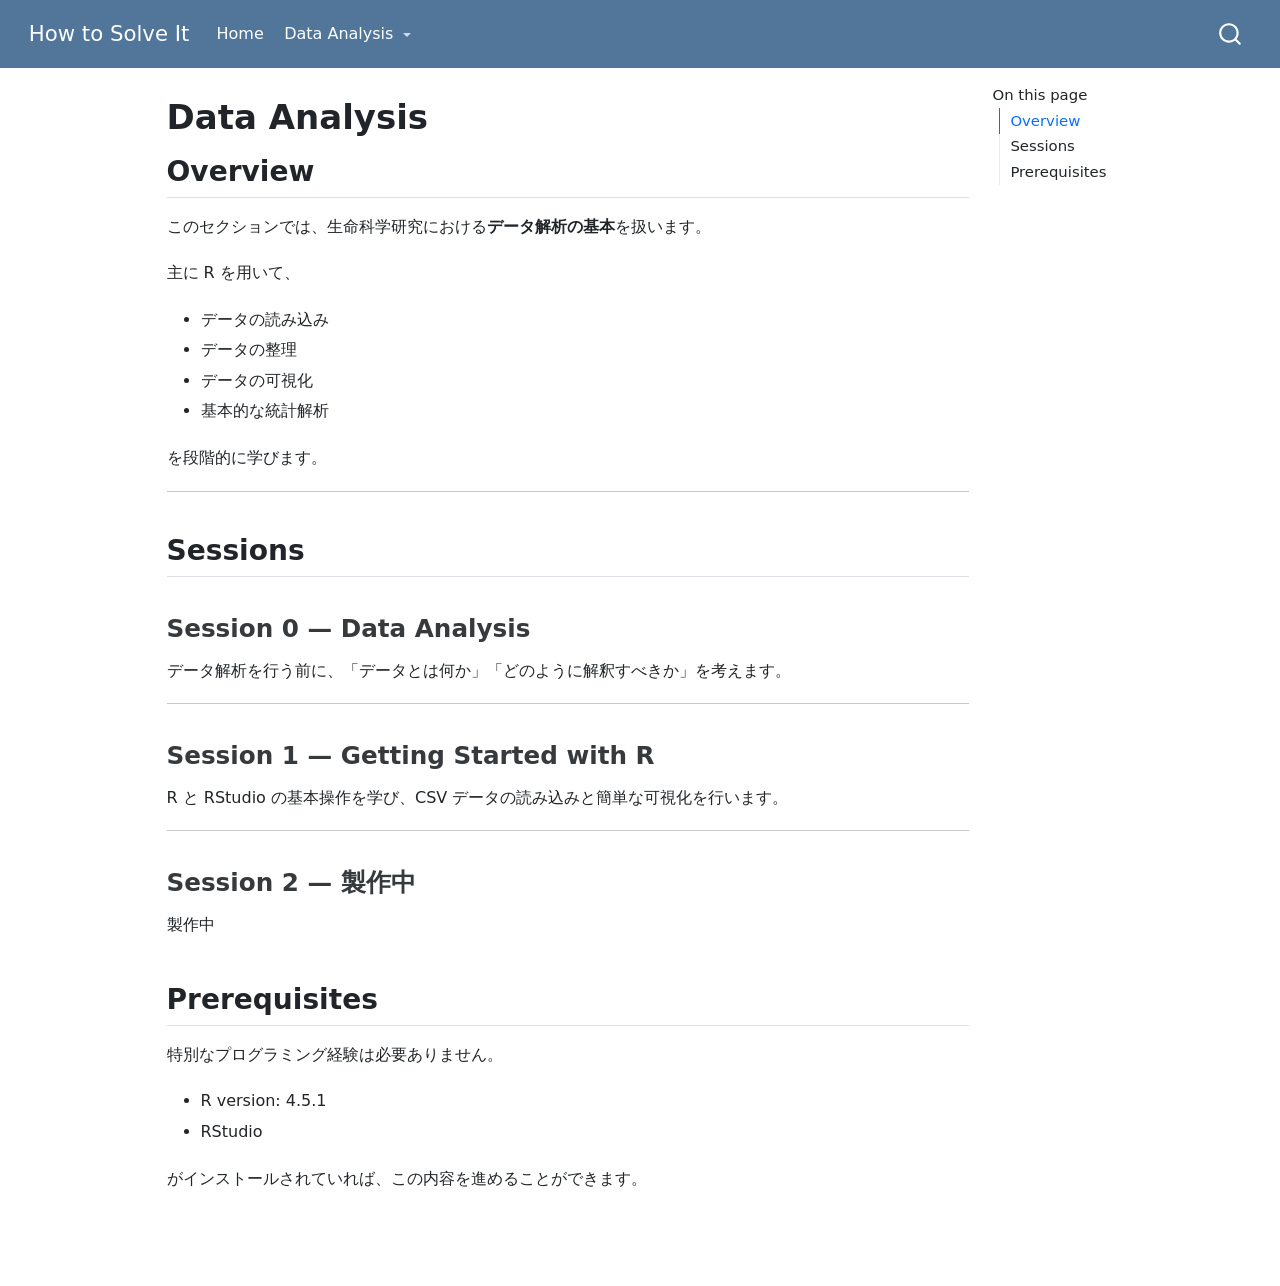
<file: docs/data_analysis/how_to_solve_it_data_analysis_index.html>
<!DOCTYPE html>
<html xmlns="http://www.w3.org/1999/xhtml" lang="en" xml:lang="en"><head>

<meta charset="utf-8">
<meta name="generator" content="quarto-1.9.32">

<meta name="viewport" content="width=device-width, initial-scale=1.0, user-scalable=yes">


<title>Data Analysis – How to Solve It</title>
<style>
/* Default styles provided by pandoc.
** See https://pandoc.org/MANUAL.html#variables-for-html for config info.
*/
code{white-space: pre-wrap;}
span.smallcaps{font-variant: small-caps;}
div.columns{display: flex; gap: min(4vw, 1.5em);}
div.column{flex: auto; overflow-x: auto;}
div.hanging-indent{margin-left: 1.5em; text-indent: -1.5em;}
ul.task-list{list-style: none;}
ul.task-list li input[type="checkbox"] {
  width: 0.8em;
  margin: 0 0.8em 0.2em -1em; /* quarto-specific, see https://github.com/quarto-dev/quarto-cli/issues/4556 */ 
  vertical-align: middle;
}
</style>


<script src="../site_libs/quarto-nav/quarto-nav.js"></script>
<script src="../site_libs/quarto-nav/headroom.min.js"></script>
<script src="../site_libs/clipboard/clipboard.min.js"></script>
<script src="../site_libs/quarto-search/autocomplete.umd.js"></script>
<script src="../site_libs/quarto-search/fuse.min.js"></script>
<script src="../site_libs/quarto-search/quarto-search.js"></script>
<meta name="quarto:offset" content="../">
<script src="../site_libs/quarto-html/quarto.js" type="module"></script>
<script src="../site_libs/quarto-html/tabsets/tabsets.js" type="module"></script>
<script src="../site_libs/quarto-html/popper.min.js"></script>
<script src="../site_libs/quarto-html/tippy.umd.min.js"></script>
<script src="../site_libs/quarto-html/anchor.min.js"></script>
<link href="../site_libs/quarto-html/tippy.css" rel="stylesheet">
<link href="../site_libs/quarto-html/quarto-syntax-highlighting-067f8ab80d092ae3595f7402c2c9b667.css" rel="stylesheet" id="quarto-text-highlighting-styles">
<script src="../site_libs/bootstrap/bootstrap.min.js"></script>
<link href="../site_libs/bootstrap/bootstrap-icons.css" rel="stylesheet">
<link href="../site_libs/bootstrap/bootstrap-45431c2918bd31147ddb3fa7038bb99f.min.css" rel="stylesheet" append-hash="true" id="quarto-bootstrap" data-mode="light">
<script id="quarto-search-options" type="application/json">{
  "location": "navbar",
  "copy-button": false,
  "collapse-after": 3,
  "panel-placement": "end",
  "type": "overlay",
  "limit": 50,
  "keyboard-shortcut": [
    "f",
    "/",
    "s"
  ],
  "show-item-context": false,
  "language": {
    "search-no-results-text": "No results",
    "search-matching-documents-text": "matching documents",
    "search-copy-link-title": "Copy link to search",
    "search-hide-matches-text": "Hide additional matches",
    "search-more-match-text": "more match in this document",
    "search-more-matches-text": "more matches in this document",
    "search-clear-button-title": "Clear",
    "search-text-placeholder": "",
    "search-detached-cancel-button-title": "Cancel",
    "search-submit-button-title": "Submit",
    "search-label": "Search"
  }
}</script>


<link rel="stylesheet" href="styles.css">
</head>

<body class="nav-fixed quarto-light">

<div id="quarto-search-results"></div>
  <header id="quarto-header" class="headroom fixed-top">
    <nav class="navbar navbar-expand-lg " data-bs-theme="dark">
      <div class="navbar-container container-fluid">
      <div class="navbar-brand-container mx-auto">
    <a class="navbar-brand" href="../index.html">
    <span class="navbar-title">How to Solve It</span>
    </a>
  </div>
            <div id="quarto-search" class="" title="Search"></div>
          <button class="navbar-toggler" type="button" data-bs-toggle="collapse" data-bs-target="#navbarCollapse" aria-controls="navbarCollapse" role="menu" aria-expanded="false" aria-label="Toggle navigation" onclick="if (window.quartoToggleHeadroom) { window.quartoToggleHeadroom(); }">
  <span class="navbar-toggler-icon"></span>
</button>
          <div class="collapse navbar-collapse" id="navbarCollapse">
            <ul class="navbar-nav navbar-nav-scroll me-auto">
  <li class="nav-item">
    <a class="nav-link" href="../index.html"> 
<span class="menu-text">Home</span></a>
  </li>  
  <li class="nav-item dropdown ">
    <a class="nav-link dropdown-toggle" href="#" id="nav-menu-data-analysis" role="link" data-bs-toggle="dropdown" aria-expanded="false">
 <span class="menu-text">Data Analysis</span>
    </a>
    <ul class="dropdown-menu" aria-labelledby="nav-menu-data-analysis">    
        <li>
    <a class="dropdown-item" href="../data_analysis/how_to_solve_it_data_analysis_index.html">
 <span class="dropdown-text">Overview</span></a>
  </li>  
        <li>
    <a class="dropdown-item" href="../data_analysis/how_to_solve_it_session0.qmd">
 <span class="dropdown-text">Session 0</span></a>
  </li>  
        <li>
    <a class="dropdown-item" href="../data_analysis/how_to_solve_it_session1.qmd">
 <span class="dropdown-text">Session 1</span></a>
  </li>  
    </ul>
  </li>
</ul>
          </div> <!-- /navcollapse -->
            <div class="quarto-navbar-tools">
</div>
      </div> <!-- /container-fluid -->
    </nav>
</header>
<!-- content -->
<div id="quarto-content" class="quarto-container page-columns page-rows-contents page-layout-article page-navbar">
<!-- sidebar -->
<!-- margin-sidebar -->
    <div id="quarto-margin-sidebar" class="sidebar margin-sidebar">
        <nav id="TOC" role="doc-toc" class="toc-active">
    <h2 id="toc-title">On this page</h2>
   
  <ul>
  <li><a href="#overview" id="toc-overview" class="nav-link active" data-scroll-target="#overview">Overview</a></li>
  <li><a href="#sessions" id="toc-sessions" class="nav-link" data-scroll-target="#sessions">Sessions</a>
  <ul class="collapse">
  <li><a href="#session-0-data-analysis" id="toc-session-0-data-analysis" class="nav-link" data-scroll-target="#session-0-data-analysis">Session 0 — Data Analysis</a></li>
  <li><a href="#session-1-getting-started-with-r" id="toc-session-1-getting-started-with-r" class="nav-link" data-scroll-target="#session-1-getting-started-with-r">Session 1 — Getting Started with R</a></li>
  <li><a href="#session-2-製作中" id="toc-session-2-製作中" class="nav-link" data-scroll-target="#session-2-製作中">Session 2 — 製作中</a></li>
  </ul></li>
  <li><a href="#prerequisites" id="toc-prerequisites" class="nav-link" data-scroll-target="#prerequisites">Prerequisites</a></li>
  </ul>
</nav>
    </div>
<!-- main -->
<main class="content" id="quarto-document-content">

<header id="title-block-header" class="quarto-title-block default">
<div class="quarto-title">
<h1 class="title">Data Analysis</h1>
</div>



<div class="quarto-title-meta">

    
  
    
  </div>
  


</header>


<section id="overview" class="level2">
<h2 class="anchored" data-anchor-id="overview">Overview</h2>
<p>このセクションでは、生命科学研究における<strong>データ解析の基本</strong>を扱います。</p>
<p>主に R を用いて、</p>
<ul>
<li>データの読み込み</li>
<li>データの整理</li>
<li>データの可視化</li>
<li>基本的な統計解析</li>
</ul>
<p>を段階的に学びます。</p>
<hr>
</section>
<section id="sessions" class="level2">
<h2 class="anchored" data-anchor-id="sessions">Sessions</h2>
<section id="session-0-data-analysis" class="level3">
<h3 class="anchored" data-anchor-id="session-0-data-analysis">Session 0 — Data Analysis</h3>
<p>データ解析を行う前に、「データとは何か」「どのように解釈すべきか」を考えます。</p>
<hr>
</section>
<section id="session-1-getting-started-with-r" class="level3">
<h3 class="anchored" data-anchor-id="session-1-getting-started-with-r">Session 1 — Getting Started with R</h3>
<p>R と RStudio の基本操作を学び、CSV データの読み込みと簡単な可視化を行います。</p>
<hr>
</section>
<section id="session-2-製作中" class="level3">
<h3 class="anchored" data-anchor-id="session-2-製作中">Session 2 — 製作中</h3>
<p>製作中</p>
</section>
</section>
<section id="prerequisites" class="level2">
<h2 class="anchored" data-anchor-id="prerequisites">Prerequisites</h2>
<p>特別なプログラミング経験は必要ありません。</p>
<ul>
<li>R version: 4.5.1</li>
<li>RStudio</li>
</ul>
<p>がインストールされていれば、この内容を進めることができます。</p>


</section>

</main> <!-- /main -->
<script id="quarto-html-after-body" type="application/javascript">
  window.document.addEventListener("DOMContentLoaded", function (event) {
    const icon = "";
    const anchorJS = new window.AnchorJS();
    anchorJS.options = {
      placement: 'right',
      icon: icon
    };
    anchorJS.add('.anchored');
    const isCodeAnnotation = (el) => {
      for (const clz of el.classList) {
        if (clz.startsWith('code-annotation-')) {                     
          return true;
        }
      }
      return false;
    }
    const onCopySuccess = function(e) {
      // button target
      const button = e.trigger;
      // don't keep focus
      button.blur();
      // flash "checked"
      button.classList.add('code-copy-button-checked');
      var currentTitle = button.getAttribute("title");
      button.setAttribute("title", "Copied!");
      let tooltip;
      if (window.bootstrap) {
        button.setAttribute("data-bs-toggle", "tooltip");
        button.setAttribute("data-bs-placement", "left");
        button.setAttribute("data-bs-title", "Copied!");
        tooltip = new bootstrap.Tooltip(button, 
          { trigger: "manual", 
            customClass: "code-copy-button-tooltip",
            offset: [0, -8]});
        tooltip.show();    
      }
      setTimeout(function() {
        if (tooltip) {
          tooltip.hide();
          button.removeAttribute("data-bs-title");
          button.removeAttribute("data-bs-toggle");
          button.removeAttribute("data-bs-placement");
        }
        button.setAttribute("title", currentTitle);
        button.classList.remove('code-copy-button-checked');
      }, 1000);
      // clear code selection
      e.clearSelection();
    }
    const getTextToCopy = function(trigger) {
      const outerScaffold = trigger.parentElement.cloneNode(true);
      const codeEl = outerScaffold.querySelector('code');
      for (const childEl of codeEl.children) {
        if (isCodeAnnotation(childEl)) {
          childEl.remove();
        }
      }
      return codeEl.innerText;
    }
    const clipboard = new window.ClipboardJS('.code-copy-button:not([data-in-quarto-modal])', {
      text: getTextToCopy
    });
    clipboard.on('success', onCopySuccess);
    if (window.document.getElementById('quarto-embedded-source-code-modal')) {
      const clipboardModal = new window.ClipboardJS('.code-copy-button[data-in-quarto-modal]', {
        text: getTextToCopy,
        container: window.document.getElementById('quarto-embedded-source-code-modal')
      });
      clipboardModal.on('success', onCopySuccess);
    }
      var localhostRegex = new RegExp(/^(?:http|https):\/\/localhost\:?[0-9]*\//);
      var mailtoRegex = new RegExp(/^mailto:/);
        var filterRegex = new RegExp("https:\/\/canonakym\.github\.io\/how-to-solve-it\/");
      var isInternal = (href) => {
          return filterRegex.test(href) || localhostRegex.test(href) || mailtoRegex.test(href);
      }
      // Inspect non-navigation links and adorn them if external
     var links = window.document.querySelectorAll('a[href]:not(.nav-link):not(.navbar-brand):not(.toc-action):not(.sidebar-link):not(.sidebar-item-toggle):not(.pagination-link):not(.no-external):not([aria-hidden]):not(.dropdown-item):not(.quarto-navigation-tool):not(.about-link)');
      for (var i=0; i<links.length; i++) {
        const link = links[i];
        if (!isInternal(link.href)) {
          // undo the damage that might have been done by quarto-nav.js in the case of
          // links that we want to consider external
          if (link.dataset.originalHref !== undefined) {
            link.href = link.dataset.originalHref;
          }
        }
      }
    function tippyHover(el, contentFn, onTriggerFn, onUntriggerFn) {
      const config = {
        allowHTML: true,
        maxWidth: 500,
        delay: 100,
        arrow: false,
        appendTo: function(el) {
            return el.parentElement;
        },
        interactive: true,
        interactiveBorder: 10,
        theme: 'quarto',
        placement: 'bottom-start',
      };
      if (contentFn) {
        config.content = contentFn;
      }
      if (onTriggerFn) {
        config.onTrigger = onTriggerFn;
      }
      if (onUntriggerFn) {
        config.onUntrigger = onUntriggerFn;
      }
      window.tippy(el, config); 
    }
    const noterefs = window.document.querySelectorAll('a[role="doc-noteref"]');
    for (var i=0; i<noterefs.length; i++) {
      const ref = noterefs[i];
      tippyHover(ref, function() {
        // use id or data attribute instead here
        let href = ref.getAttribute('data-footnote-href') || ref.getAttribute('href');
        try { href = new URL(href).hash; } catch {}
        const id = href.replace(/^#\/?/, "");
        const note = window.document.getElementById(id);
        if (note) {
          return note.innerHTML;
        } else {
          return "";
        }
      });
    }
    const xrefs = window.document.querySelectorAll('a.quarto-xref');
    const processXRef = (id, note) => {
      // Strip column container classes
      const stripColumnClz = (el) => {
        el.classList.remove("page-full", "page-columns");
        if (el.children) {
          for (const child of el.children) {
            stripColumnClz(child);
          }
        }
      }
      stripColumnClz(note)
      if (id === null || id.startsWith('sec-')) {
        // Special case sections, only their first couple elements
        const container = document.createElement("div");
        if (note.children && note.children.length > 2) {
          container.appendChild(note.children[0].cloneNode(true));
          for (let i = 1; i < note.children.length; i++) {
            const child = note.children[i];
            if (child.tagName === "P" && child.innerText === "") {
              continue;
            } else {
              container.appendChild(child.cloneNode(true));
              break;
            }
          }
          if (window.Quarto?.typesetMath) {
            window.Quarto.typesetMath(container);
          }
          return container.innerHTML
        } else {
          if (window.Quarto?.typesetMath) {
            window.Quarto.typesetMath(note);
          }
          return note.innerHTML;
        }
      } else {
        // Remove any anchor links if they are present
        const anchorLink = note.querySelector('a.anchorjs-link');
        if (anchorLink) {
          anchorLink.remove();
        }
        if (window.Quarto?.typesetMath) {
          window.Quarto.typesetMath(note);
        }
        if (note.classList.contains("callout")) {
          return note.outerHTML;
        } else {
          return note.innerHTML;
        }
      }
    }
    for (var i=0; i<xrefs.length; i++) {
      const xref = xrefs[i];
      tippyHover(xref, undefined, function(instance) {
        instance.disable();
        let url = xref.getAttribute('href');
        let hash = undefined; 
        if (url.startsWith('#')) {
          hash = url;
        } else {
          try { hash = new URL(url).hash; } catch {}
        }
        if (hash) {
          const id = hash.replace(/^#\/?/, "");
          const note = window.document.getElementById(id);
          if (note !== null) {
            try {
              const html = processXRef(id, note.cloneNode(true));
              instance.setContent(html);
            } finally {
              instance.enable();
              instance.show();
            }
          } else {
            // See if we can fetch this
            fetch(url.split('#')[0])
            .then(res => res.text())
            .then(html => {
              const parser = new DOMParser();
              const htmlDoc = parser.parseFromString(html, "text/html");
              const note = htmlDoc.getElementById(id);
              if (note !== null) {
                const html = processXRef(id, note);
                instance.setContent(html);
              } 
            }).finally(() => {
              instance.enable();
              instance.show();
            });
          }
        } else {
          // See if we can fetch a full url (with no hash to target)
          // This is a special case and we should probably do some content thinning / targeting
          fetch(url)
          .then(res => res.text())
          .then(html => {
            const parser = new DOMParser();
            const htmlDoc = parser.parseFromString(html, "text/html");
            const note = htmlDoc.querySelector('main.content');
            if (note !== null) {
              // This should only happen for chapter cross references
              // (since there is no id in the URL)
              // remove the first header
              if (note.children.length > 0 && note.children[0].tagName === "HEADER") {
                note.children[0].remove();
              }
              const html = processXRef(null, note);
              instance.setContent(html);
            } 
          }).finally(() => {
            instance.enable();
            instance.show();
          });
        }
      }, function(instance) {
      });
    }
        let selectedAnnoteEl;
        const selectorForAnnotation = ( cell, annotation) => {
          let cellAttr = 'data-code-cell="' + cell + '"';
          let lineAttr = 'data-code-annotation="' +  annotation + '"';
          const selector = 'span[' + cellAttr + '][' + lineAttr + ']';
          return selector;
        }
        const selectCodeLines = (annoteEl) => {
          const doc = window.document;
          const targetCell = annoteEl.getAttribute("data-target-cell");
          const targetAnnotation = annoteEl.getAttribute("data-target-annotation");
          const annoteSpan = window.document.querySelector(selectorForAnnotation(targetCell, targetAnnotation));
          const lines = annoteSpan.getAttribute("data-code-lines").split(",");
          const lineIds = lines.map((line) => {
            return targetCell + "-" + line;
          })
          let top = null;
          let height = null;
          let parent = null;
          if (lineIds.length > 0) {
              //compute the position of the single el (top and bottom and make a div)
              const el = window.document.getElementById(lineIds[0]);
              top = el.offsetTop;
              height = el.offsetHeight;
              parent = el.parentElement.parentElement;
            if (lineIds.length > 1) {
              const lastEl = window.document.getElementById(lineIds[lineIds.length - 1]);
              const bottom = lastEl.offsetTop + lastEl.offsetHeight;
              height = bottom - top;
            }
            if (top !== null && height !== null && parent !== null) {
              // cook up a div (if necessary) and position it 
              let div = window.document.getElementById("code-annotation-line-highlight");
              if (div === null) {
                div = window.document.createElement("div");
                div.setAttribute("id", "code-annotation-line-highlight");
                div.style.position = 'absolute';
                parent.appendChild(div);
              }
              div.style.top = top - 2 + "px";
              div.style.height = height + 4 + "px";
              div.style.left = 0;
              let gutterDiv = window.document.getElementById("code-annotation-line-highlight-gutter");
              if (gutterDiv === null) {
                gutterDiv = window.document.createElement("div");
                gutterDiv.setAttribute("id", "code-annotation-line-highlight-gutter");
                gutterDiv.style.position = 'absolute';
                const codeCell = window.document.getElementById(targetCell);
                const gutter = codeCell.querySelector('.code-annotation-gutter');
                gutter.appendChild(gutterDiv);
              }
              gutterDiv.style.top = top - 2 + "px";
              gutterDiv.style.height = height + 4 + "px";
            }
            selectedAnnoteEl = annoteEl;
          }
        };
        const unselectCodeLines = () => {
          const elementsIds = ["code-annotation-line-highlight", "code-annotation-line-highlight-gutter"];
          elementsIds.forEach((elId) => {
            const div = window.document.getElementById(elId);
            if (div) {
              div.remove();
            }
          });
          selectedAnnoteEl = undefined;
        };
          // Handle positioning of the toggle
      window.addEventListener(
        "resize",
        throttle(() => {
          elRect = undefined;
          if (selectedAnnoteEl) {
            selectCodeLines(selectedAnnoteEl);
          }
        }, 10)
      );
      function throttle(fn, ms) {
      let throttle = false;
      let timer;
        return (...args) => {
          if(!throttle) { // first call gets through
              fn.apply(this, args);
              throttle = true;
          } else { // all the others get throttled
              if(timer) clearTimeout(timer); // cancel #2
              timer = setTimeout(() => {
                fn.apply(this, args);
                timer = throttle = false;
              }, ms);
          }
        };
      }
        // Attach click handler to the DT
        const annoteDls = window.document.querySelectorAll('dt[data-target-cell]');
        for (const annoteDlNode of annoteDls) {
          annoteDlNode.addEventListener('click', (event) => {
            const clickedEl = event.target;
            if (clickedEl !== selectedAnnoteEl) {
              unselectCodeLines();
              const activeEl = window.document.querySelector('dt[data-target-cell].code-annotation-active');
              if (activeEl) {
                activeEl.classList.remove('code-annotation-active');
              }
              selectCodeLines(clickedEl);
              clickedEl.classList.add('code-annotation-active');
            } else {
              // Unselect the line
              unselectCodeLines();
              clickedEl.classList.remove('code-annotation-active');
            }
          });
        }
    const findCites = (el) => {
      const parentEl = el.parentElement;
      if (parentEl) {
        const cites = parentEl.dataset.cites;
        if (cites) {
          return {
            el,
            cites: cites.split(' ')
          };
        } else {
          return findCites(el.parentElement)
        }
      } else {
        return undefined;
      }
    };
    var bibliorefs = window.document.querySelectorAll('a[role="doc-biblioref"]');
    for (var i=0; i<bibliorefs.length; i++) {
      const ref = bibliorefs[i];
      const citeInfo = findCites(ref);
      if (citeInfo) {
        tippyHover(citeInfo.el, function() {
          var popup = window.document.createElement('div');
          citeInfo.cites.forEach(function(cite) {
            var citeDiv = window.document.createElement('div');
            citeDiv.classList.add('hanging-indent');
            citeDiv.classList.add('csl-entry');
            var biblioDiv = window.document.getElementById('ref-' + cite);
            if (biblioDiv) {
              citeDiv.innerHTML = biblioDiv.innerHTML;
            }
            popup.appendChild(citeDiv);
          });
          return popup.innerHTML;
        });
      }
    }
  });
  </script>
</div> <!-- /content -->




</body></html>
</file>
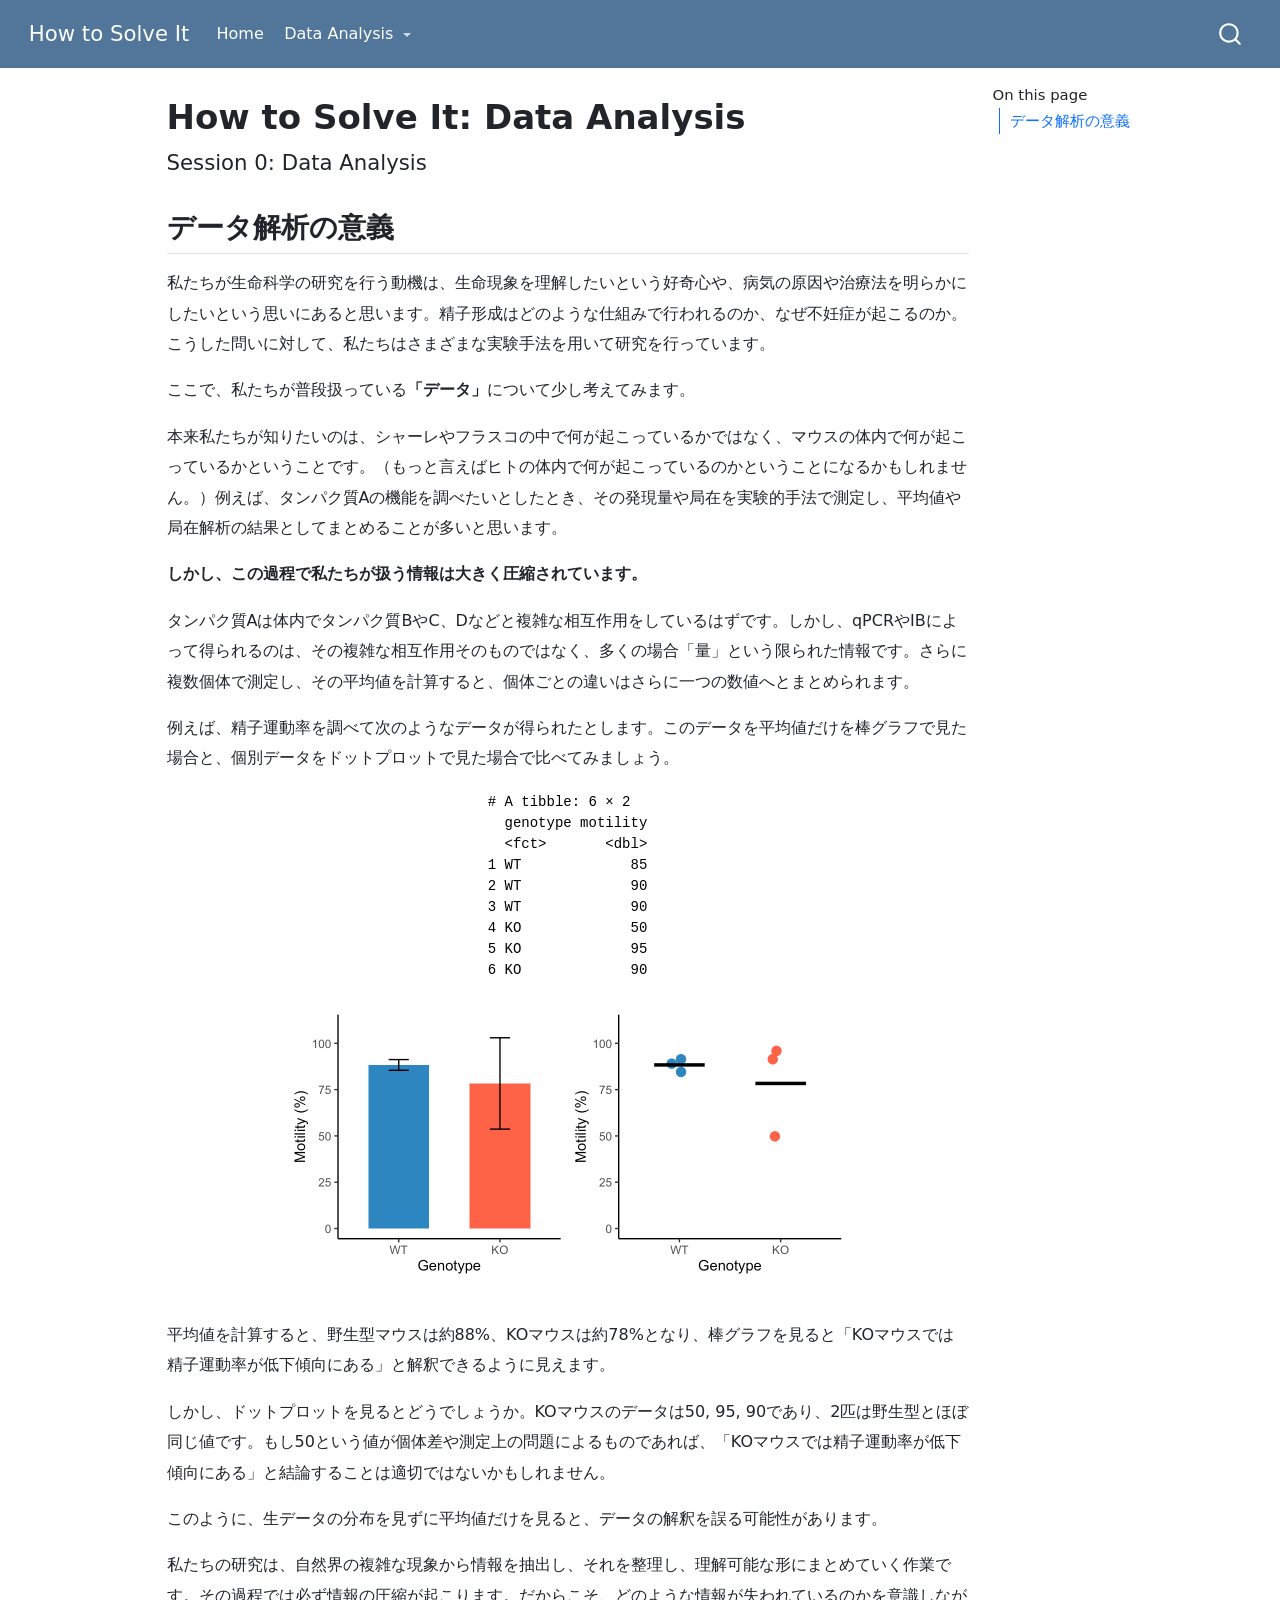
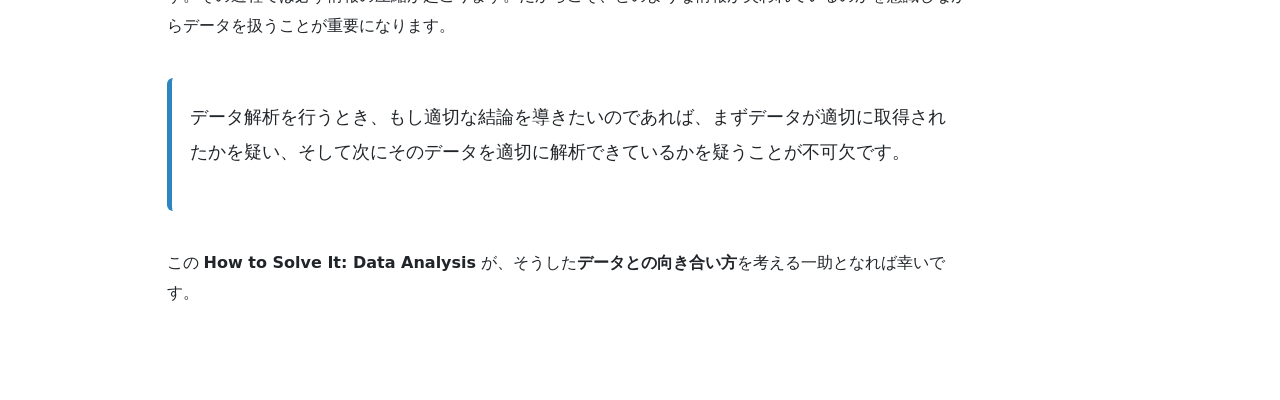
<file: docs/data_analysis/how_to_solve_it_data_analysis_session0.html>
<!DOCTYPE html>
<html xmlns="http://www.w3.org/1999/xhtml" lang="en" xml:lang="en"><head>

<meta charset="utf-8">
<meta name="generator" content="quarto-1.9.32">

<meta name="viewport" content="width=device-width, initial-scale=1.0, user-scalable=yes">


<title>How to Solve It: Data Analysis – How to Solve It</title>
<style>
/* Default styles provided by pandoc.
** See https://pandoc.org/MANUAL.html#variables-for-html for config info.
*/
code{white-space: pre-wrap;}
span.smallcaps{font-variant: small-caps;}
div.columns{display: flex; gap: min(4vw, 1.5em);}
div.column{flex: auto; overflow-x: auto;}
div.hanging-indent{margin-left: 1.5em; text-indent: -1.5em;}
ul.task-list{list-style: none;}
ul.task-list li input[type="checkbox"] {
  width: 0.8em;
  margin: 0 0.8em 0.2em -1em; /* quarto-specific, see https://github.com/quarto-dev/quarto-cli/issues/4556 */ 
  vertical-align: middle;
}
</style>


<script src="../site_libs/quarto-nav/quarto-nav.js"></script>
<script src="../site_libs/quarto-nav/headroom.min.js"></script>
<script src="../site_libs/clipboard/clipboard.min.js"></script>
<script src="../site_libs/quarto-search/autocomplete.umd.js"></script>
<script src="../site_libs/quarto-search/fuse.min.js"></script>
<script src="../site_libs/quarto-search/quarto-search.js"></script>
<meta name="quarto:offset" content="../">
<script src="../site_libs/quarto-html/quarto.js" type="module"></script>
<script src="../site_libs/quarto-html/tabsets/tabsets.js" type="module"></script>
<script src="../site_libs/quarto-html/popper.min.js"></script>
<script src="../site_libs/quarto-html/tippy.umd.min.js"></script>
<script src="../site_libs/quarto-html/anchor.min.js"></script>
<link href="../site_libs/quarto-html/tippy.css" rel="stylesheet">
<link href="../site_libs/quarto-html/quarto-syntax-highlighting-067f8ab80d092ae3595f7402c2c9b667.css" rel="stylesheet" id="quarto-text-highlighting-styles">
<script src="../site_libs/bootstrap/bootstrap.min.js"></script>
<link href="../site_libs/bootstrap/bootstrap-icons.css" rel="stylesheet">
<link href="../site_libs/bootstrap/bootstrap-45431c2918bd31147ddb3fa7038bb99f.min.css" rel="stylesheet" append-hash="true" id="quarto-bootstrap" data-mode="light">
<script id="quarto-search-options" type="application/json">{
  "location": "navbar",
  "copy-button": false,
  "collapse-after": 3,
  "panel-placement": "end",
  "type": "overlay",
  "limit": 50,
  "keyboard-shortcut": [
    "f",
    "/",
    "s"
  ],
  "show-item-context": false,
  "language": {
    "search-no-results-text": "No results",
    "search-matching-documents-text": "matching documents",
    "search-copy-link-title": "Copy link to search",
    "search-hide-matches-text": "Hide additional matches",
    "search-more-match-text": "more match in this document",
    "search-more-matches-text": "more matches in this document",
    "search-clear-button-title": "Clear",
    "search-text-placeholder": "",
    "search-detached-cancel-button-title": "Cancel",
    "search-submit-button-title": "Submit",
    "search-label": "Search"
  }
}</script>


<link rel="stylesheet" href="styles.css">
</head>

<body class="nav-fixed quarto-light">

<div id="quarto-search-results"></div>
  <header id="quarto-header" class="headroom fixed-top">
    <nav class="navbar navbar-expand-lg " data-bs-theme="dark">
      <div class="navbar-container container-fluid">
      <div class="navbar-brand-container mx-auto">
    <a class="navbar-brand" href="../index.html">
    <span class="navbar-title">How to Solve It</span>
    </a>
  </div>
            <div id="quarto-search" class="" title="Search"></div>
          <button class="navbar-toggler" type="button" data-bs-toggle="collapse" data-bs-target="#navbarCollapse" aria-controls="navbarCollapse" role="menu" aria-expanded="false" aria-label="Toggle navigation" onclick="if (window.quartoToggleHeadroom) { window.quartoToggleHeadroom(); }">
  <span class="navbar-toggler-icon"></span>
</button>
          <div class="collapse navbar-collapse" id="navbarCollapse">
            <ul class="navbar-nav navbar-nav-scroll me-auto">
  <li class="nav-item">
    <a class="nav-link" href="../index.html"> 
<span class="menu-text">Home</span></a>
  </li>  
  <li class="nav-item dropdown ">
    <a class="nav-link dropdown-toggle" href="#" id="nav-menu-data-analysis" role="link" data-bs-toggle="dropdown" aria-expanded="false">
 <span class="menu-text">Data Analysis</span>
    </a>
    <ul class="dropdown-menu" aria-labelledby="nav-menu-data-analysis">    
        <li>
    <a class="dropdown-item" href="../data_analysis/index.qmd">
 <span class="dropdown-text">Overview</span></a>
  </li>  
        <li>
    <a class="dropdown-item" href="../data_analysis/session0.qmd">
 <span class="dropdown-text">Session 0</span></a>
  </li>  
        <li>
    <a class="dropdown-item" href="../data_analysis/session1.qmd">
 <span class="dropdown-text">Session 1</span></a>
  </li>  
    </ul>
  </li>
</ul>
          </div> <!-- /navcollapse -->
            <div class="quarto-navbar-tools">
</div>
      </div> <!-- /container-fluid -->
    </nav>
</header>
<!-- content -->
<div id="quarto-content" class="quarto-container page-columns page-rows-contents page-layout-article page-navbar">
<!-- sidebar -->
<!-- margin-sidebar -->
    <div id="quarto-margin-sidebar" class="sidebar margin-sidebar">
        <nav id="TOC" role="doc-toc" class="toc-active">
    <h2 id="toc-title">On this page</h2>
   
  <ul>
  <li><a href="#データ解析の意義" id="toc-データ解析の意義" class="nav-link active" data-scroll-target="#データ解析の意義">データ解析の意義</a></li>
  </ul>
</nav>
    </div>
<!-- main -->
<main class="content" id="quarto-document-content">

<header id="title-block-header" class="quarto-title-block default">
<div class="quarto-title">
<h1 class="title">How to Solve It: Data Analysis</h1>
<p class="subtitle lead">Session 0: Data Analysis</p>
</div>



<div class="quarto-title-meta">

    
  
    
  </div>
  


</header>


<section id="データ解析の意義" class="level2">
<h2 class="anchored" data-anchor-id="データ解析の意義">データ解析の意義</h2>
<p>私たちが生命科学の研究を行う動機は、生命現象を理解したいという好奇心や、病気の原因や治療法を明らかにしたいという思いにあると思います。精子形成はどのような仕組みで行われるのか、なぜ不妊症が起こるのか。こうした問いに対して、私たちはさまざまな実験手法を用いて研究を行っています。</p>
<p>ここで、私たちが普段扱っている<strong>「データ」</strong>について少し考えてみます。</p>
<p>本来私たちが知りたいのは、シャーレやフラスコの中で何が起こっているかではなく、マウスの体内で何が起こっているかということです。（もっと言えばヒトの体内で何が起こっているのかということになるかもしれません。）例えば、タンパク質Aの機能を調べたいとしたとき、その発現量や局在を実験的手法で測定し、平均値や局在解析の結果としてまとめることが多いと思います。</p>
<p><strong>しかし、この過程で私たちが扱う情報は大きく圧縮されています。</strong></p>
<p>タンパク質Aは体内でタンパク質BやC、Dなどと複雑な相互作用をしているはずです。しかし、qPCRやIBによって得られるのは、その複雑な相互作用そのものではなく、多くの場合「量」という限られた情報です。さらに複数個体で測定し、その平均値を計算すると、個体ごとの違いはさらに一つの数値へとまとめられます。</p>
<p>例えば、精子運動率を調べて次のようなデータが得られたとします。このデータを平均値だけを棒グラフで見た場合と、個別データをドットプロットで見た場合で比べてみましょう。</p>
<div class="center">
<div class="cell" data-layout-align="center">
<div class="cell-output cell-output-stdout">
<pre><code># A tibble: 6 × 2
  genotype motility
  &lt;fct&gt;       &lt;dbl&gt;
1 WT             85
2 WT             90
3 WT             90
4 KO             50
5 KO             95
6 KO             90</code></pre>
</div>
</div>
</div>
<div class="cell" data-layout-align="center">
<div class="cell-output-display">
<div class="quarto-figure quarto-figure-center">
<figure class="figure">
<p><img src="how_to_solve_it_data_analysis_session0_files/figure-html/unnamed-chunk-2-1.png" class="img-fluid quarto-figure quarto-figure-center figure-img" width="576"></p>
</figure>
</div>
</div>
</div>
<p>平均値を計算すると、野生型マウスは約88%、KOマウスは約78%となり、棒グラフを見ると「KOマウスでは精子運動率が低下傾向にある」と解釈できるように見えます。</p>
<p>しかし、ドットプロットを見るとどうでしょうか。KOマウスのデータは50, 95, 90であり、2匹は野生型とほぼ同じ値です。もし50という値が個体差や測定上の問題によるものであれば、「KOマウスでは精子運動率が低下傾向にある」と結論することは適切ではないかもしれません。</p>
<p>このように、生データの分布を見ずに平均値だけを見ると、データの解釈を誤る可能性があります。</p>
<p>私たちの研究は、自然界の複雑な現象から情報を抽出し、それを整理し、理解可能な形にまとめていく作業です。その過程では必ず情報の圧縮が起こります。だからこそ、どのような情報が失われているのかを意識しながらデータを扱うことが重要になります。</p>
<div class="key-message">
<p>データ解析を行うとき、もし適切な結論を導きたいのであれば、まずデータが適切に取得されたかを疑い、そして次にそのデータを適切に解析できているかを疑うことが不可欠です。</p>
</div>
<p>この <strong>How to Solve It: Data Analysis</strong> が、そうした<strong>データとの向き合い方</strong>を考える一助となれば幸いです。</p>


</section>

</main> <!-- /main -->
<script id="quarto-html-after-body" type="application/javascript">
  window.document.addEventListener("DOMContentLoaded", function (event) {
    const icon = "";
    const anchorJS = new window.AnchorJS();
    anchorJS.options = {
      placement: 'right',
      icon: icon
    };
    anchorJS.add('.anchored');
    const isCodeAnnotation = (el) => {
      for (const clz of el.classList) {
        if (clz.startsWith('code-annotation-')) {                     
          return true;
        }
      }
      return false;
    }
    const onCopySuccess = function(e) {
      // button target
      const button = e.trigger;
      // don't keep focus
      button.blur();
      // flash "checked"
      button.classList.add('code-copy-button-checked');
      var currentTitle = button.getAttribute("title");
      button.setAttribute("title", "Copied!");
      let tooltip;
      if (window.bootstrap) {
        button.setAttribute("data-bs-toggle", "tooltip");
        button.setAttribute("data-bs-placement", "left");
        button.setAttribute("data-bs-title", "Copied!");
        tooltip = new bootstrap.Tooltip(button, 
          { trigger: "manual", 
            customClass: "code-copy-button-tooltip",
            offset: [0, -8]});
        tooltip.show();    
      }
      setTimeout(function() {
        if (tooltip) {
          tooltip.hide();
          button.removeAttribute("data-bs-title");
          button.removeAttribute("data-bs-toggle");
          button.removeAttribute("data-bs-placement");
        }
        button.setAttribute("title", currentTitle);
        button.classList.remove('code-copy-button-checked');
      }, 1000);
      // clear code selection
      e.clearSelection();
    }
    const getTextToCopy = function(trigger) {
      const outerScaffold = trigger.parentElement.cloneNode(true);
      const codeEl = outerScaffold.querySelector('code');
      for (const childEl of codeEl.children) {
        if (isCodeAnnotation(childEl)) {
          childEl.remove();
        }
      }
      return codeEl.innerText;
    }
    const clipboard = new window.ClipboardJS('.code-copy-button:not([data-in-quarto-modal])', {
      text: getTextToCopy
    });
    clipboard.on('success', onCopySuccess);
    if (window.document.getElementById('quarto-embedded-source-code-modal')) {
      const clipboardModal = new window.ClipboardJS('.code-copy-button[data-in-quarto-modal]', {
        text: getTextToCopy,
        container: window.document.getElementById('quarto-embedded-source-code-modal')
      });
      clipboardModal.on('success', onCopySuccess);
    }
      var localhostRegex = new RegExp(/^(?:http|https):\/\/localhost\:?[0-9]*\//);
      var mailtoRegex = new RegExp(/^mailto:/);
        var filterRegex = new RegExp("https:\/\/canonakym\.github\.io\/how-to-solve-it\/");
      var isInternal = (href) => {
          return filterRegex.test(href) || localhostRegex.test(href) || mailtoRegex.test(href);
      }
      // Inspect non-navigation links and adorn them if external
     var links = window.document.querySelectorAll('a[href]:not(.nav-link):not(.navbar-brand):not(.toc-action):not(.sidebar-link):not(.sidebar-item-toggle):not(.pagination-link):not(.no-external):not([aria-hidden]):not(.dropdown-item):not(.quarto-navigation-tool):not(.about-link)');
      for (var i=0; i<links.length; i++) {
        const link = links[i];
        if (!isInternal(link.href)) {
          // undo the damage that might have been done by quarto-nav.js in the case of
          // links that we want to consider external
          if (link.dataset.originalHref !== undefined) {
            link.href = link.dataset.originalHref;
          }
        }
      }
    function tippyHover(el, contentFn, onTriggerFn, onUntriggerFn) {
      const config = {
        allowHTML: true,
        maxWidth: 500,
        delay: 100,
        arrow: false,
        appendTo: function(el) {
            return el.parentElement;
        },
        interactive: true,
        interactiveBorder: 10,
        theme: 'quarto',
        placement: 'bottom-start',
      };
      if (contentFn) {
        config.content = contentFn;
      }
      if (onTriggerFn) {
        config.onTrigger = onTriggerFn;
      }
      if (onUntriggerFn) {
        config.onUntrigger = onUntriggerFn;
      }
      window.tippy(el, config); 
    }
    const noterefs = window.document.querySelectorAll('a[role="doc-noteref"]');
    for (var i=0; i<noterefs.length; i++) {
      const ref = noterefs[i];
      tippyHover(ref, function() {
        // use id or data attribute instead here
        let href = ref.getAttribute('data-footnote-href') || ref.getAttribute('href');
        try { href = new URL(href).hash; } catch {}
        const id = href.replace(/^#\/?/, "");
        const note = window.document.getElementById(id);
        if (note) {
          return note.innerHTML;
        } else {
          return "";
        }
      });
    }
    const xrefs = window.document.querySelectorAll('a.quarto-xref');
    const processXRef = (id, note) => {
      // Strip column container classes
      const stripColumnClz = (el) => {
        el.classList.remove("page-full", "page-columns");
        if (el.children) {
          for (const child of el.children) {
            stripColumnClz(child);
          }
        }
      }
      stripColumnClz(note)
      if (id === null || id.startsWith('sec-')) {
        // Special case sections, only their first couple elements
        const container = document.createElement("div");
        if (note.children && note.children.length > 2) {
          container.appendChild(note.children[0].cloneNode(true));
          for (let i = 1; i < note.children.length; i++) {
            const child = note.children[i];
            if (child.tagName === "P" && child.innerText === "") {
              continue;
            } else {
              container.appendChild(child.cloneNode(true));
              break;
            }
          }
          if (window.Quarto?.typesetMath) {
            window.Quarto.typesetMath(container);
          }
          return container.innerHTML
        } else {
          if (window.Quarto?.typesetMath) {
            window.Quarto.typesetMath(note);
          }
          return note.innerHTML;
        }
      } else {
        // Remove any anchor links if they are present
        const anchorLink = note.querySelector('a.anchorjs-link');
        if (anchorLink) {
          anchorLink.remove();
        }
        if (window.Quarto?.typesetMath) {
          window.Quarto.typesetMath(note);
        }
        if (note.classList.contains("callout")) {
          return note.outerHTML;
        } else {
          return note.innerHTML;
        }
      }
    }
    for (var i=0; i<xrefs.length; i++) {
      const xref = xrefs[i];
      tippyHover(xref, undefined, function(instance) {
        instance.disable();
        let url = xref.getAttribute('href');
        let hash = undefined; 
        if (url.startsWith('#')) {
          hash = url;
        } else {
          try { hash = new URL(url).hash; } catch {}
        }
        if (hash) {
          const id = hash.replace(/^#\/?/, "");
          const note = window.document.getElementById(id);
          if (note !== null) {
            try {
              const html = processXRef(id, note.cloneNode(true));
              instance.setContent(html);
            } finally {
              instance.enable();
              instance.show();
            }
          } else {
            // See if we can fetch this
            fetch(url.split('#')[0])
            .then(res => res.text())
            .then(html => {
              const parser = new DOMParser();
              const htmlDoc = parser.parseFromString(html, "text/html");
              const note = htmlDoc.getElementById(id);
              if (note !== null) {
                const html = processXRef(id, note);
                instance.setContent(html);
              } 
            }).finally(() => {
              instance.enable();
              instance.show();
            });
          }
        } else {
          // See if we can fetch a full url (with no hash to target)
          // This is a special case and we should probably do some content thinning / targeting
          fetch(url)
          .then(res => res.text())
          .then(html => {
            const parser = new DOMParser();
            const htmlDoc = parser.parseFromString(html, "text/html");
            const note = htmlDoc.querySelector('main.content');
            if (note !== null) {
              // This should only happen for chapter cross references
              // (since there is no id in the URL)
              // remove the first header
              if (note.children.length > 0 && note.children[0].tagName === "HEADER") {
                note.children[0].remove();
              }
              const html = processXRef(null, note);
              instance.setContent(html);
            } 
          }).finally(() => {
            instance.enable();
            instance.show();
          });
        }
      }, function(instance) {
      });
    }
        let selectedAnnoteEl;
        const selectorForAnnotation = ( cell, annotation) => {
          let cellAttr = 'data-code-cell="' + cell + '"';
          let lineAttr = 'data-code-annotation="' +  annotation + '"';
          const selector = 'span[' + cellAttr + '][' + lineAttr + ']';
          return selector;
        }
        const selectCodeLines = (annoteEl) => {
          const doc = window.document;
          const targetCell = annoteEl.getAttribute("data-target-cell");
          const targetAnnotation = annoteEl.getAttribute("data-target-annotation");
          const annoteSpan = window.document.querySelector(selectorForAnnotation(targetCell, targetAnnotation));
          const lines = annoteSpan.getAttribute("data-code-lines").split(",");
          const lineIds = lines.map((line) => {
            return targetCell + "-" + line;
          })
          let top = null;
          let height = null;
          let parent = null;
          if (lineIds.length > 0) {
              //compute the position of the single el (top and bottom and make a div)
              const el = window.document.getElementById(lineIds[0]);
              top = el.offsetTop;
              height = el.offsetHeight;
              parent = el.parentElement.parentElement;
            if (lineIds.length > 1) {
              const lastEl = window.document.getElementById(lineIds[lineIds.length - 1]);
              const bottom = lastEl.offsetTop + lastEl.offsetHeight;
              height = bottom - top;
            }
            if (top !== null && height !== null && parent !== null) {
              // cook up a div (if necessary) and position it 
              let div = window.document.getElementById("code-annotation-line-highlight");
              if (div === null) {
                div = window.document.createElement("div");
                div.setAttribute("id", "code-annotation-line-highlight");
                div.style.position = 'absolute';
                parent.appendChild(div);
              }
              div.style.top = top - 2 + "px";
              div.style.height = height + 4 + "px";
              div.style.left = 0;
              let gutterDiv = window.document.getElementById("code-annotation-line-highlight-gutter");
              if (gutterDiv === null) {
                gutterDiv = window.document.createElement("div");
                gutterDiv.setAttribute("id", "code-annotation-line-highlight-gutter");
                gutterDiv.style.position = 'absolute';
                const codeCell = window.document.getElementById(targetCell);
                const gutter = codeCell.querySelector('.code-annotation-gutter');
                gutter.appendChild(gutterDiv);
              }
              gutterDiv.style.top = top - 2 + "px";
              gutterDiv.style.height = height + 4 + "px";
            }
            selectedAnnoteEl = annoteEl;
          }
        };
        const unselectCodeLines = () => {
          const elementsIds = ["code-annotation-line-highlight", "code-annotation-line-highlight-gutter"];
          elementsIds.forEach((elId) => {
            const div = window.document.getElementById(elId);
            if (div) {
              div.remove();
            }
          });
          selectedAnnoteEl = undefined;
        };
          // Handle positioning of the toggle
      window.addEventListener(
        "resize",
        throttle(() => {
          elRect = undefined;
          if (selectedAnnoteEl) {
            selectCodeLines(selectedAnnoteEl);
          }
        }, 10)
      );
      function throttle(fn, ms) {
      let throttle = false;
      let timer;
        return (...args) => {
          if(!throttle) { // first call gets through
              fn.apply(this, args);
              throttle = true;
          } else { // all the others get throttled
              if(timer) clearTimeout(timer); // cancel #2
              timer = setTimeout(() => {
                fn.apply(this, args);
                timer = throttle = false;
              }, ms);
          }
        };
      }
        // Attach click handler to the DT
        const annoteDls = window.document.querySelectorAll('dt[data-target-cell]');
        for (const annoteDlNode of annoteDls) {
          annoteDlNode.addEventListener('click', (event) => {
            const clickedEl = event.target;
            if (clickedEl !== selectedAnnoteEl) {
              unselectCodeLines();
              const activeEl = window.document.querySelector('dt[data-target-cell].code-annotation-active');
              if (activeEl) {
                activeEl.classList.remove('code-annotation-active');
              }
              selectCodeLines(clickedEl);
              clickedEl.classList.add('code-annotation-active');
            } else {
              // Unselect the line
              unselectCodeLines();
              clickedEl.classList.remove('code-annotation-active');
            }
          });
        }
    const findCites = (el) => {
      const parentEl = el.parentElement;
      if (parentEl) {
        const cites = parentEl.dataset.cites;
        if (cites) {
          return {
            el,
            cites: cites.split(' ')
          };
        } else {
          return findCites(el.parentElement)
        }
      } else {
        return undefined;
      }
    };
    var bibliorefs = window.document.querySelectorAll('a[role="doc-biblioref"]');
    for (var i=0; i<bibliorefs.length; i++) {
      const ref = bibliorefs[i];
      const citeInfo = findCites(ref);
      if (citeInfo) {
        tippyHover(citeInfo.el, function() {
          var popup = window.document.createElement('div');
          citeInfo.cites.forEach(function(cite) {
            var citeDiv = window.document.createElement('div');
            citeDiv.classList.add('hanging-indent');
            citeDiv.classList.add('csl-entry');
            var biblioDiv = window.document.getElementById('ref-' + cite);
            if (biblioDiv) {
              citeDiv.innerHTML = biblioDiv.innerHTML;
            }
            popup.appendChild(citeDiv);
          });
          return popup.innerHTML;
        });
      }
    }
  });
  </script>
</div> <!-- /content -->




</body></html>
</file>
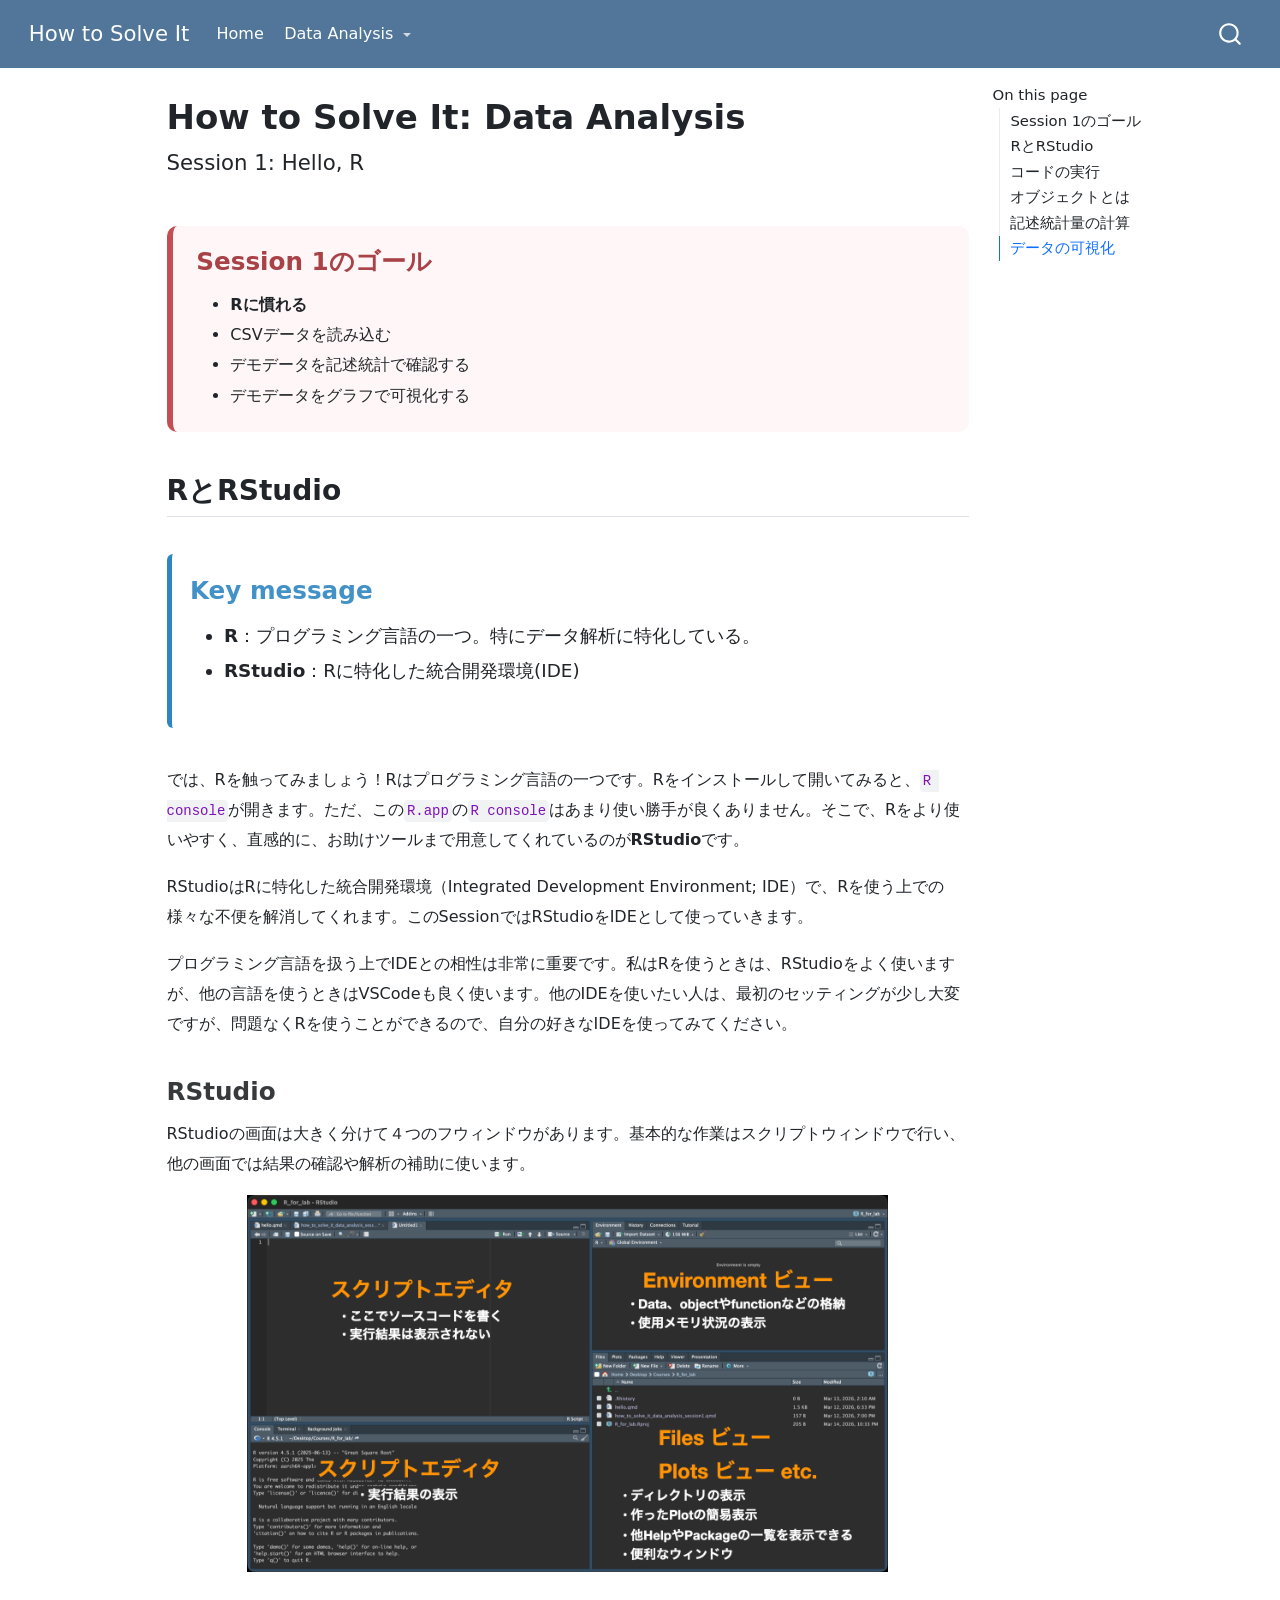
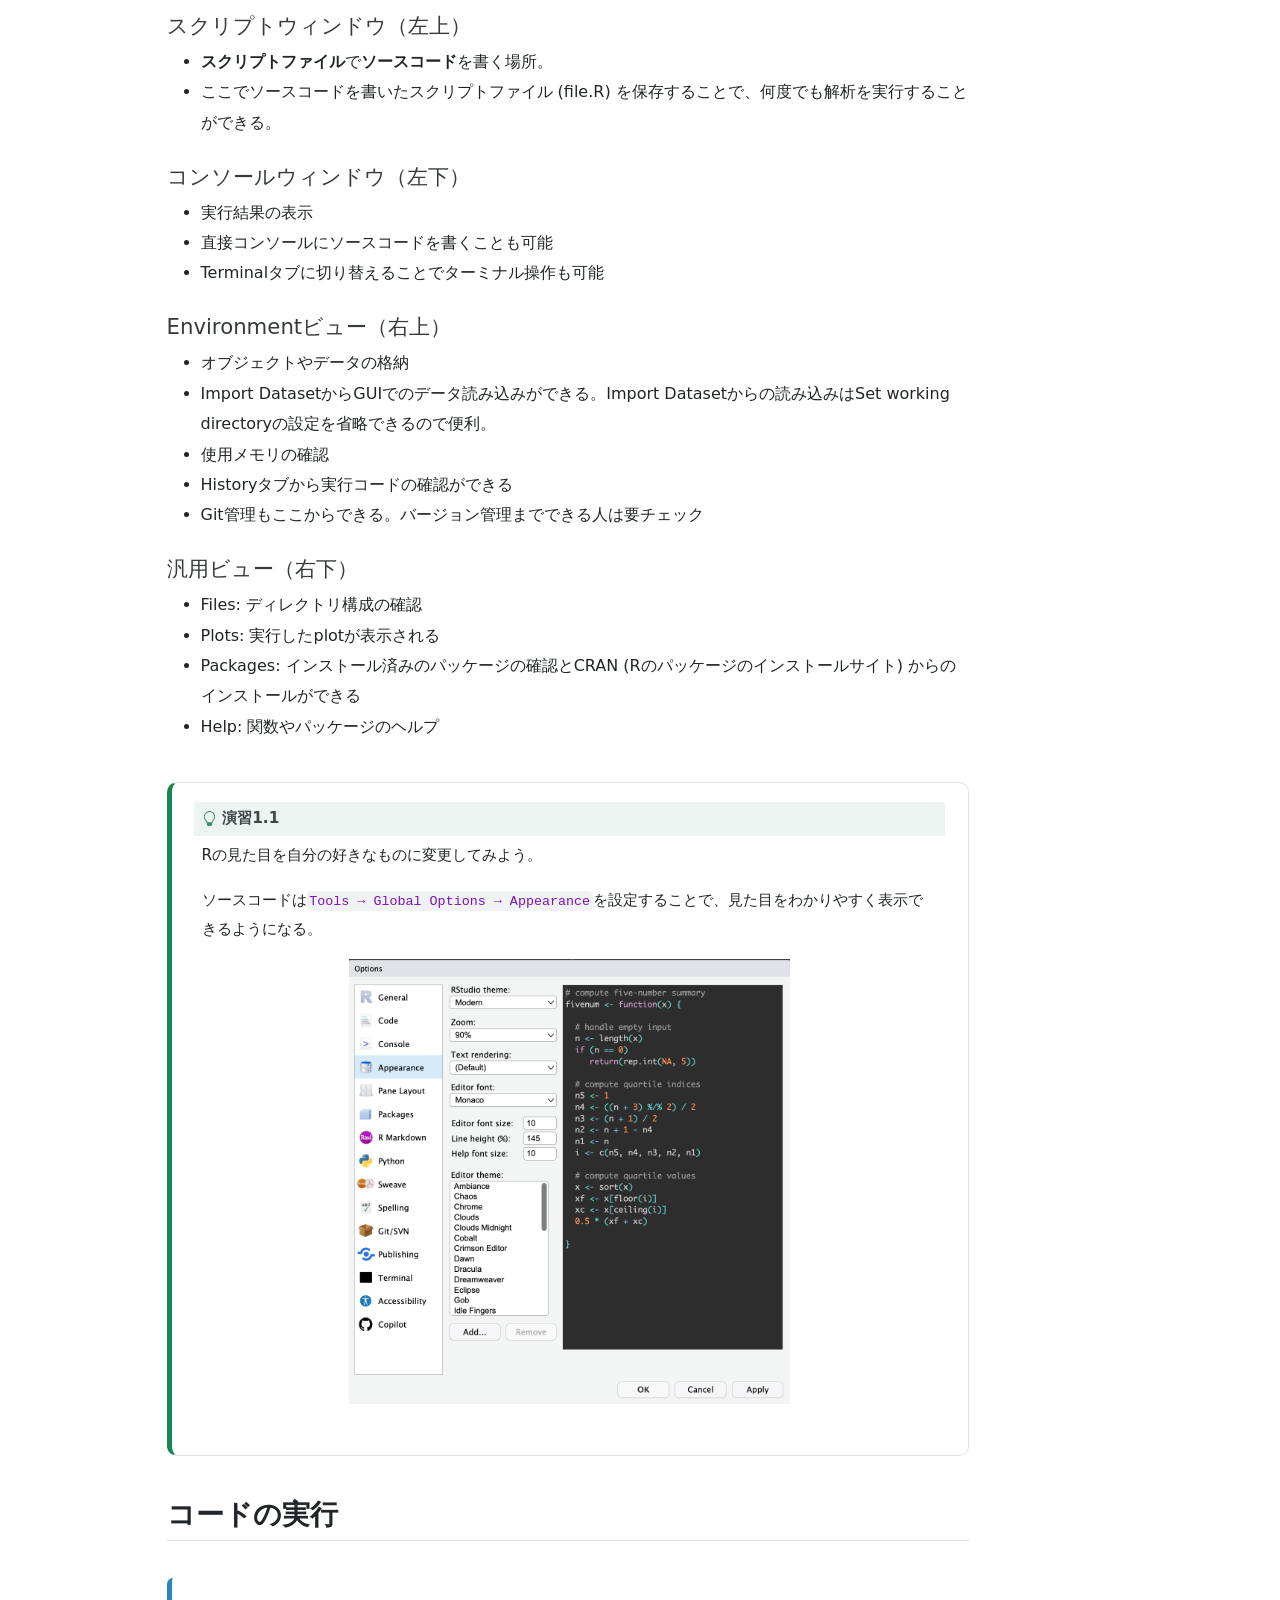
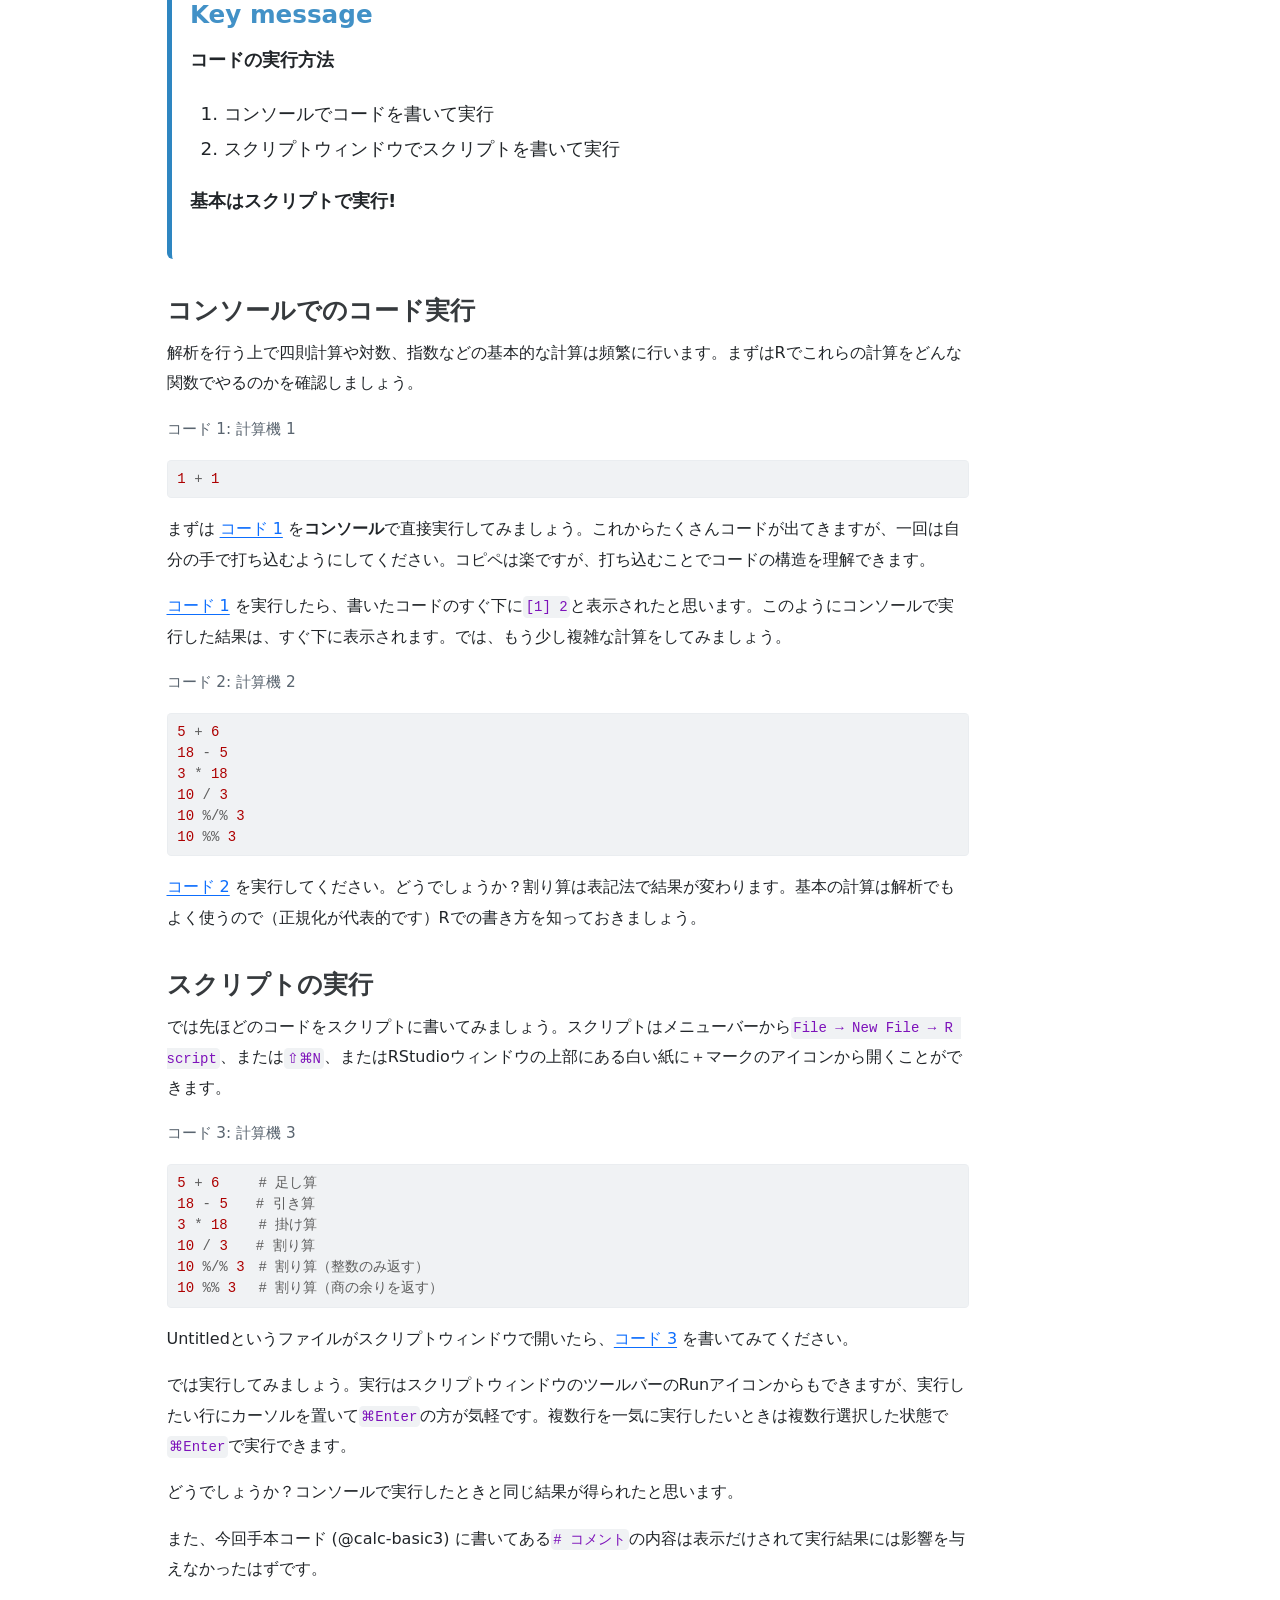
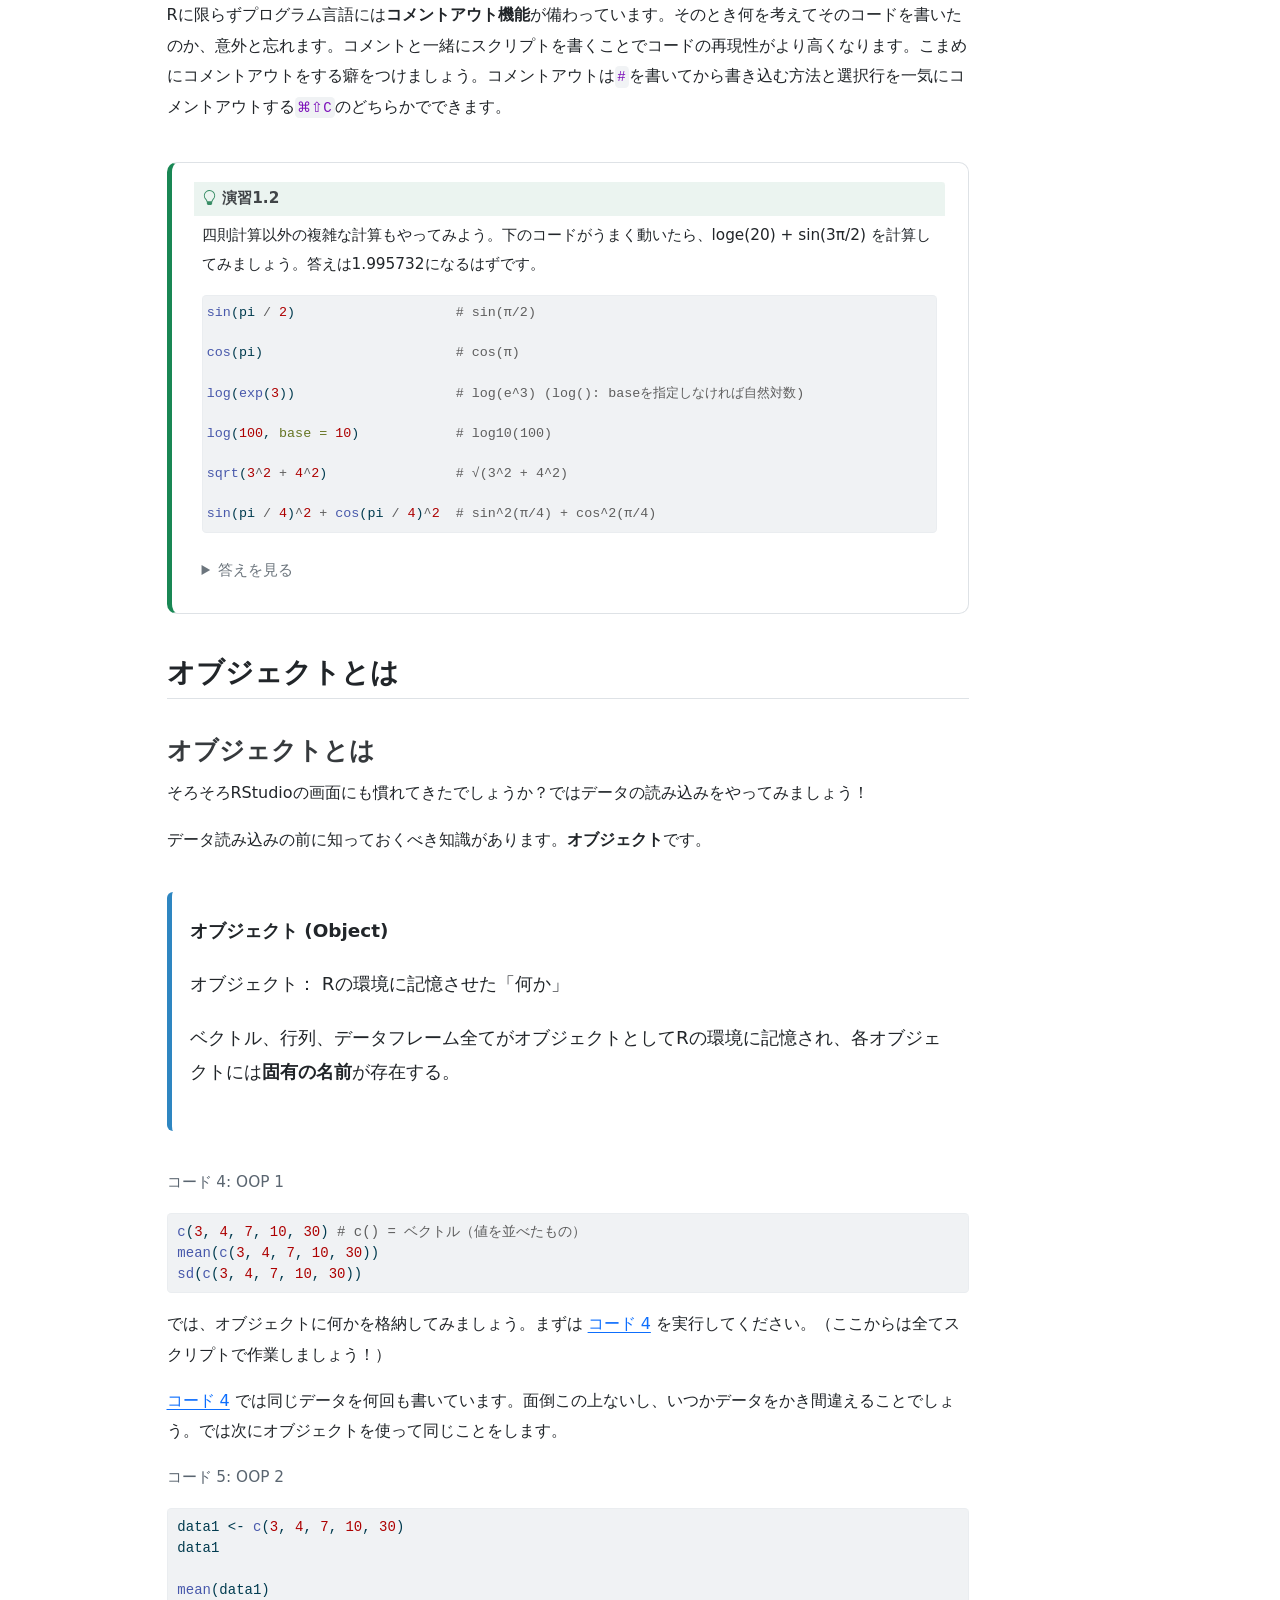
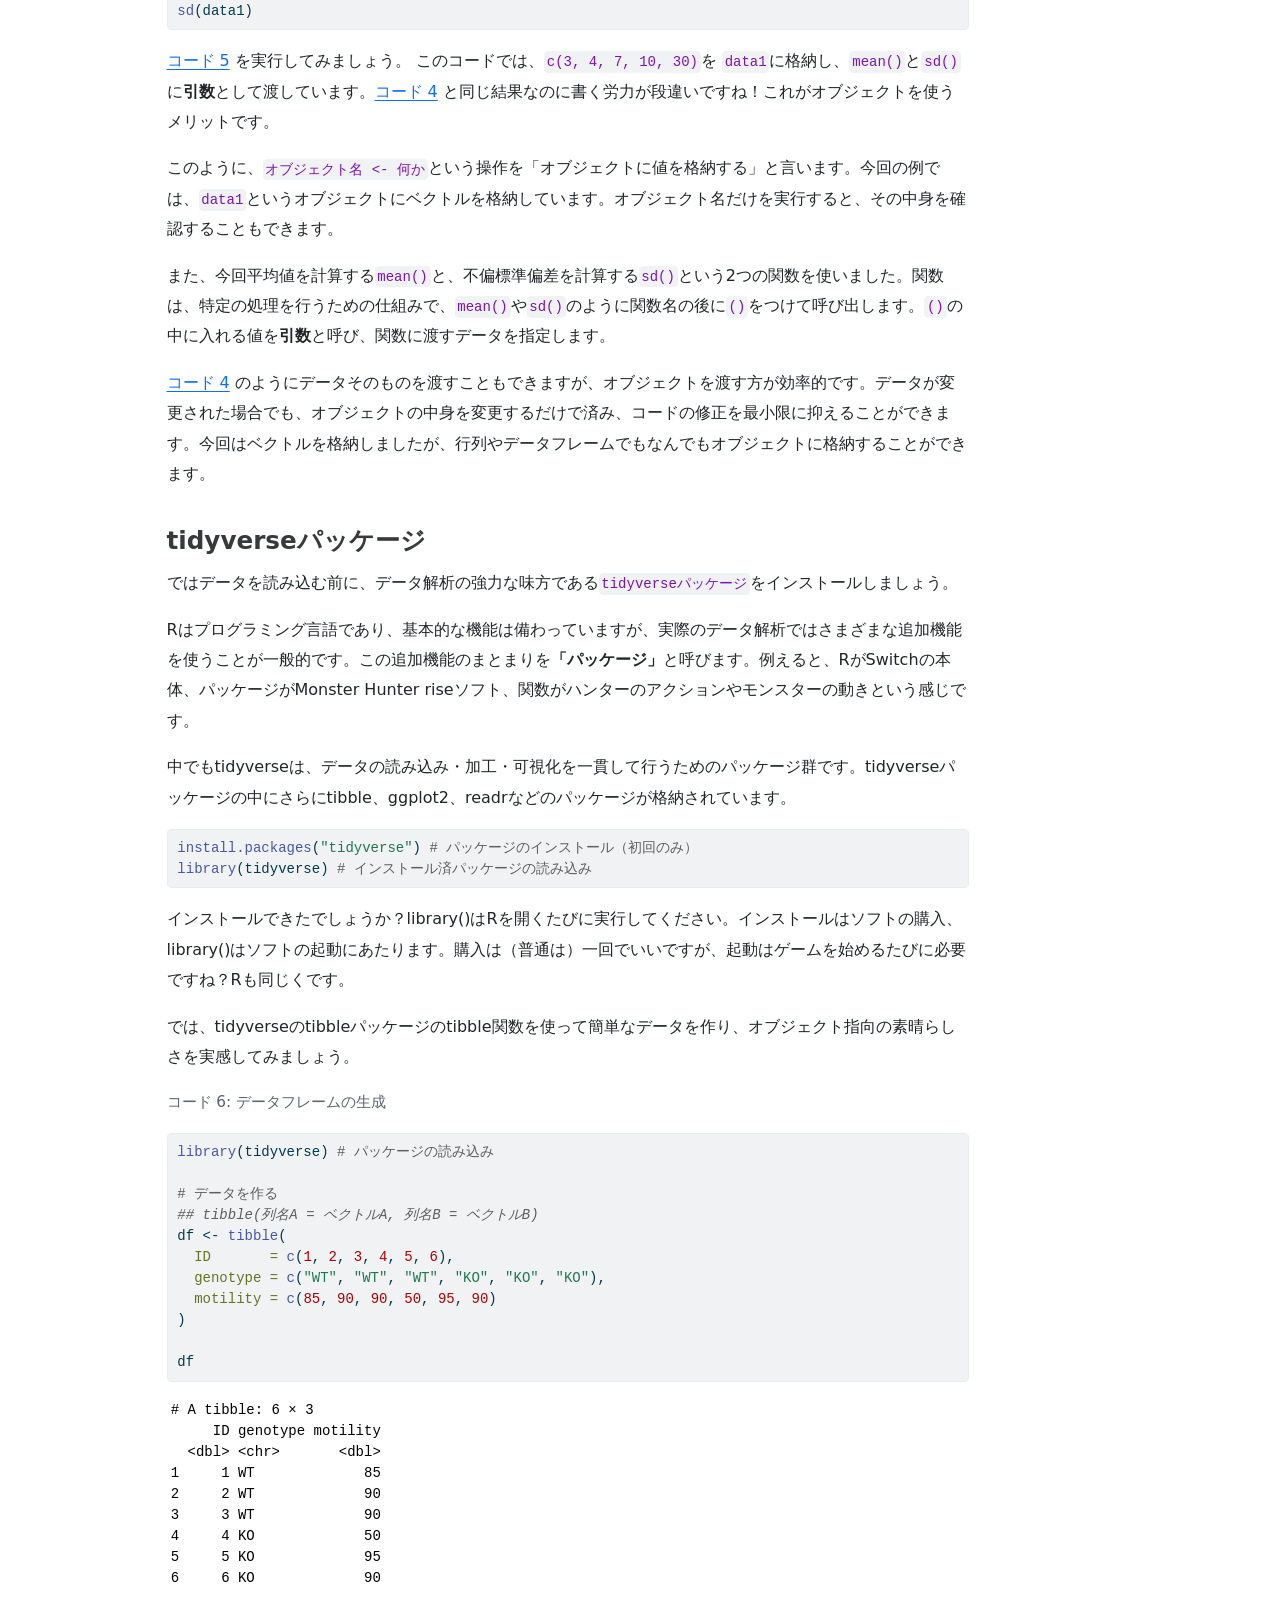
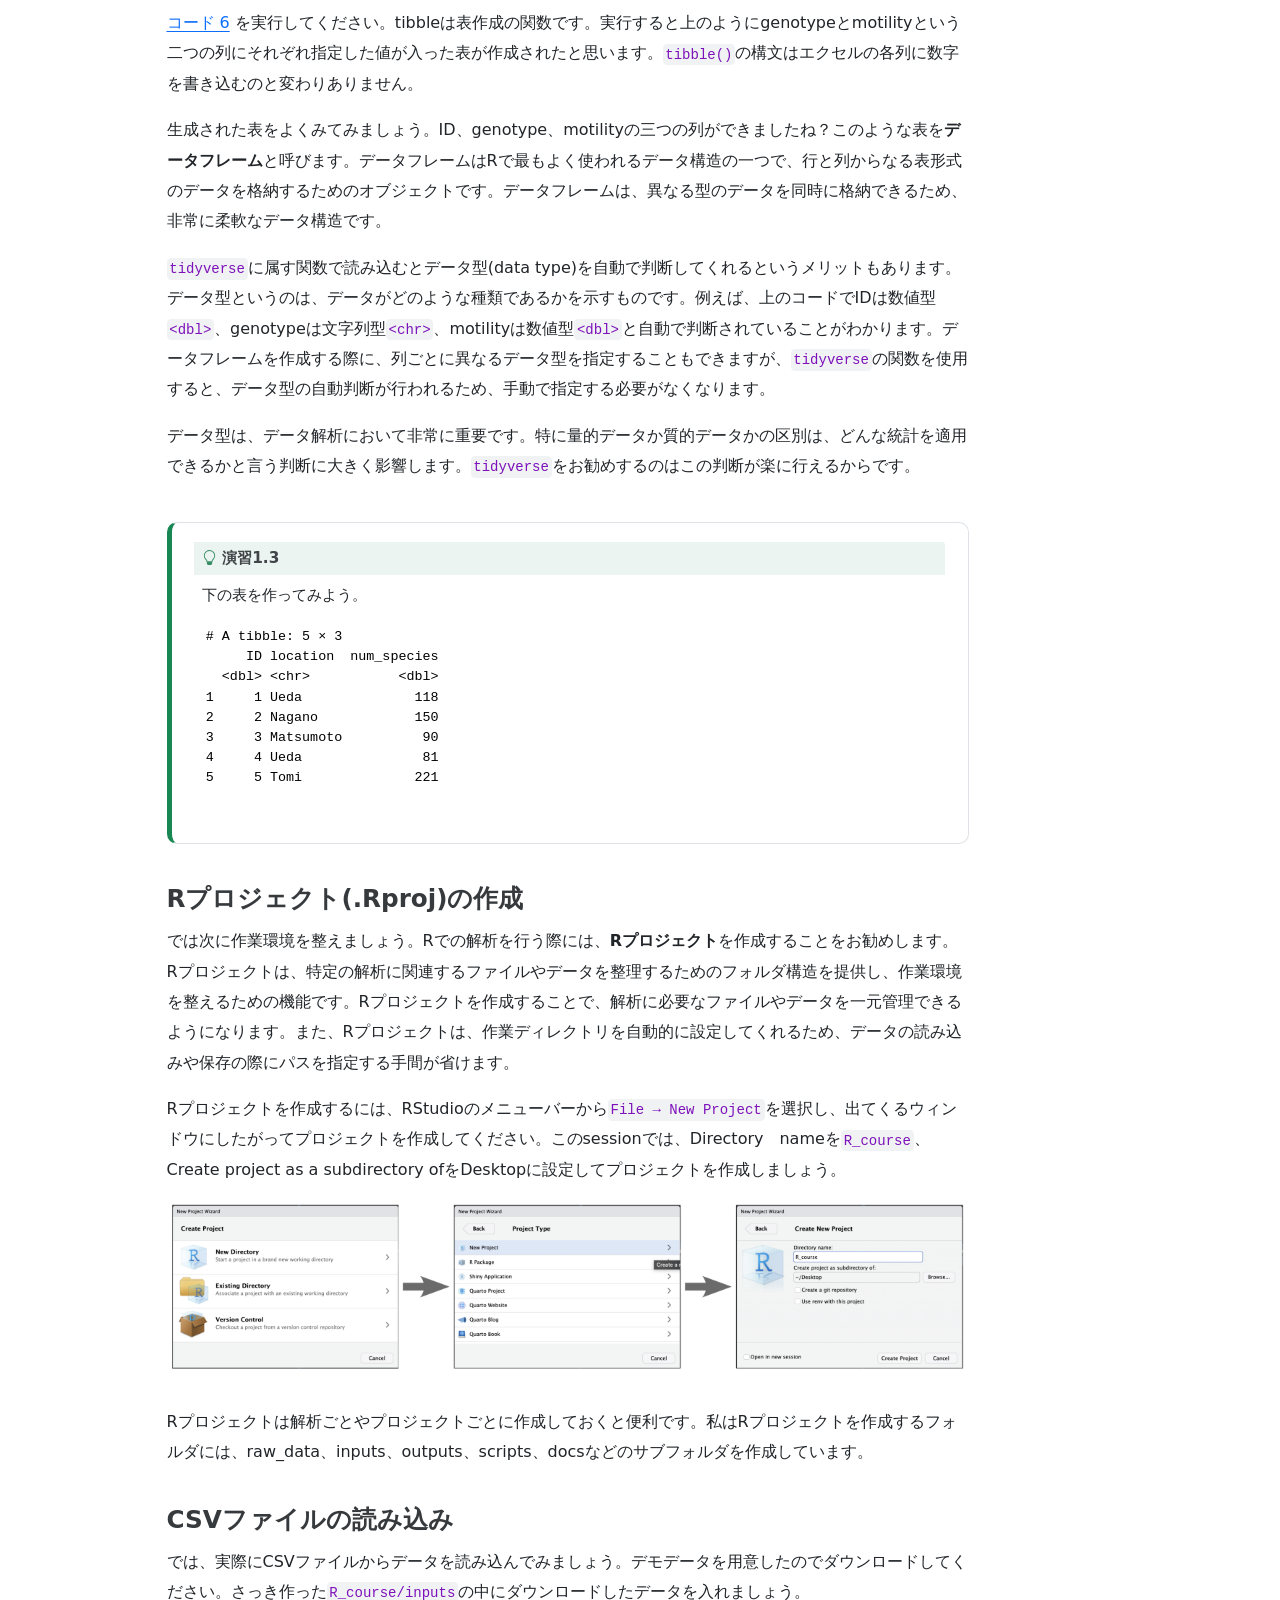
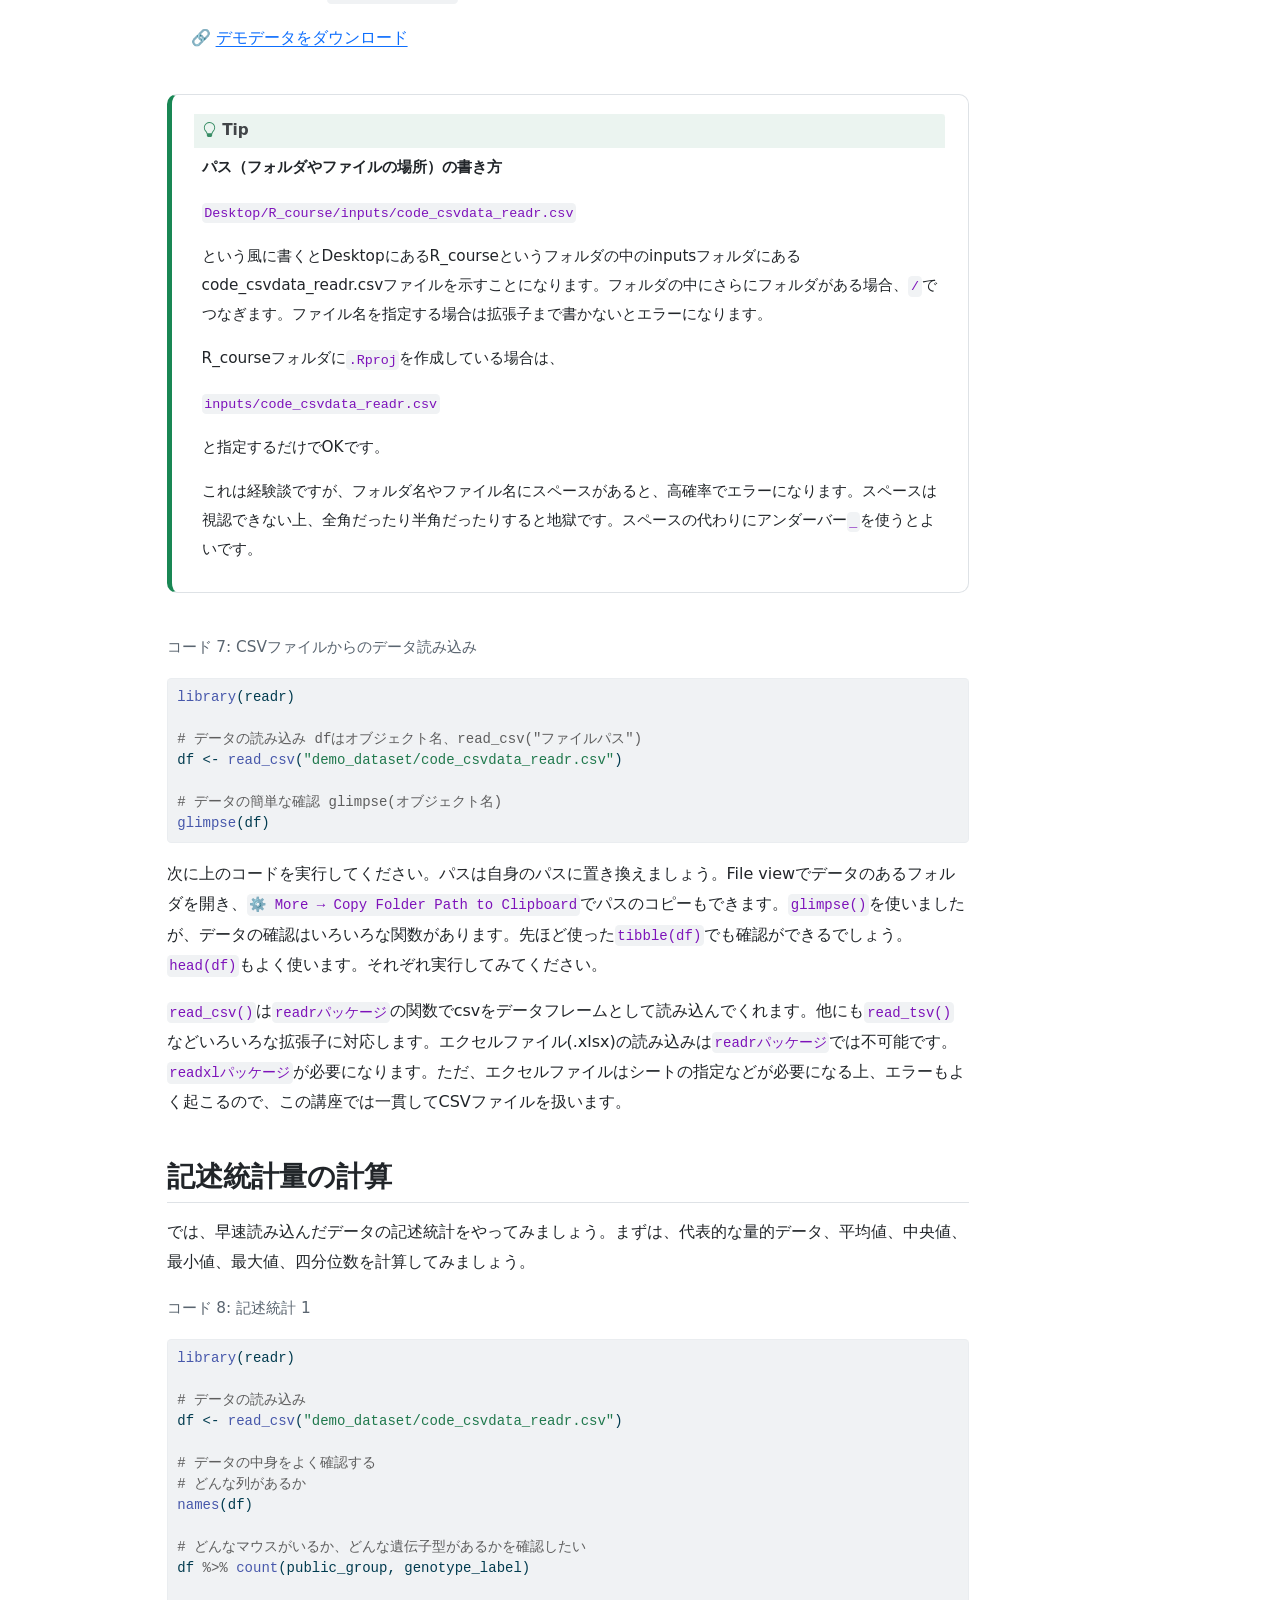
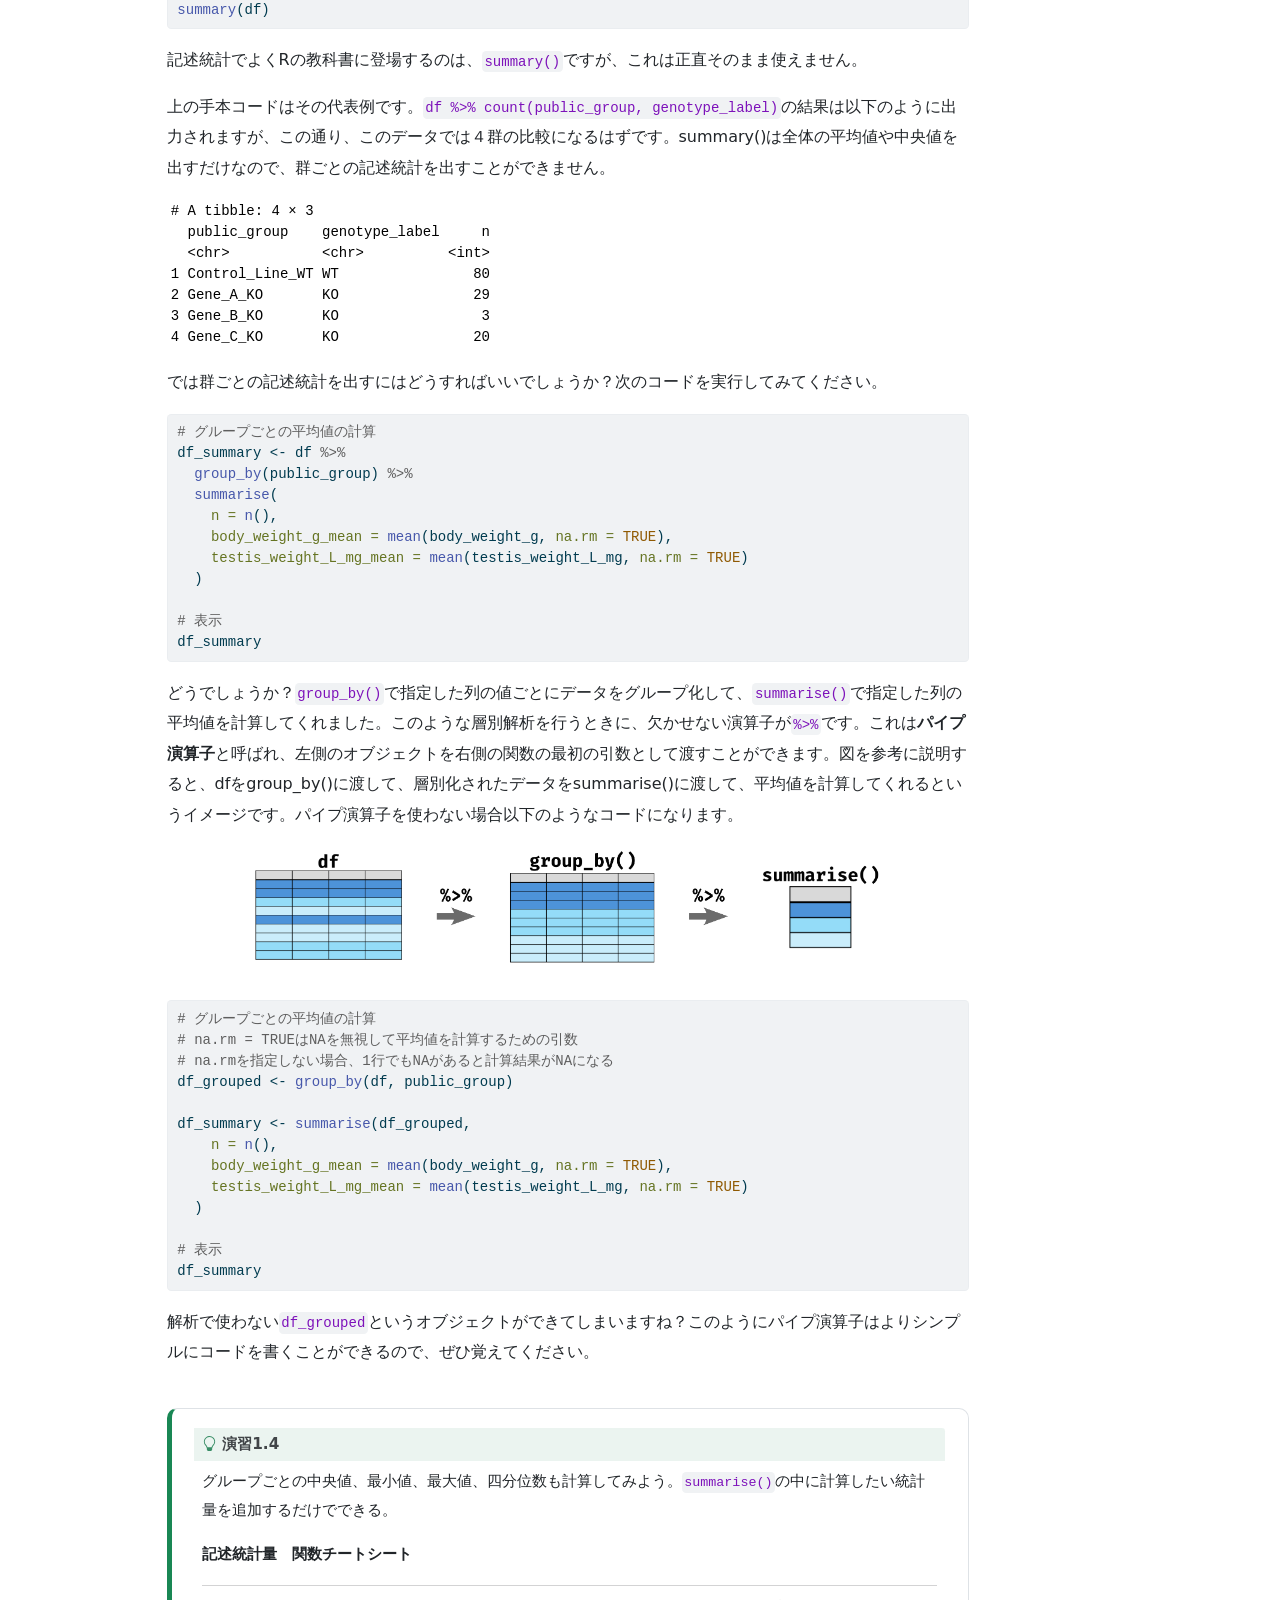
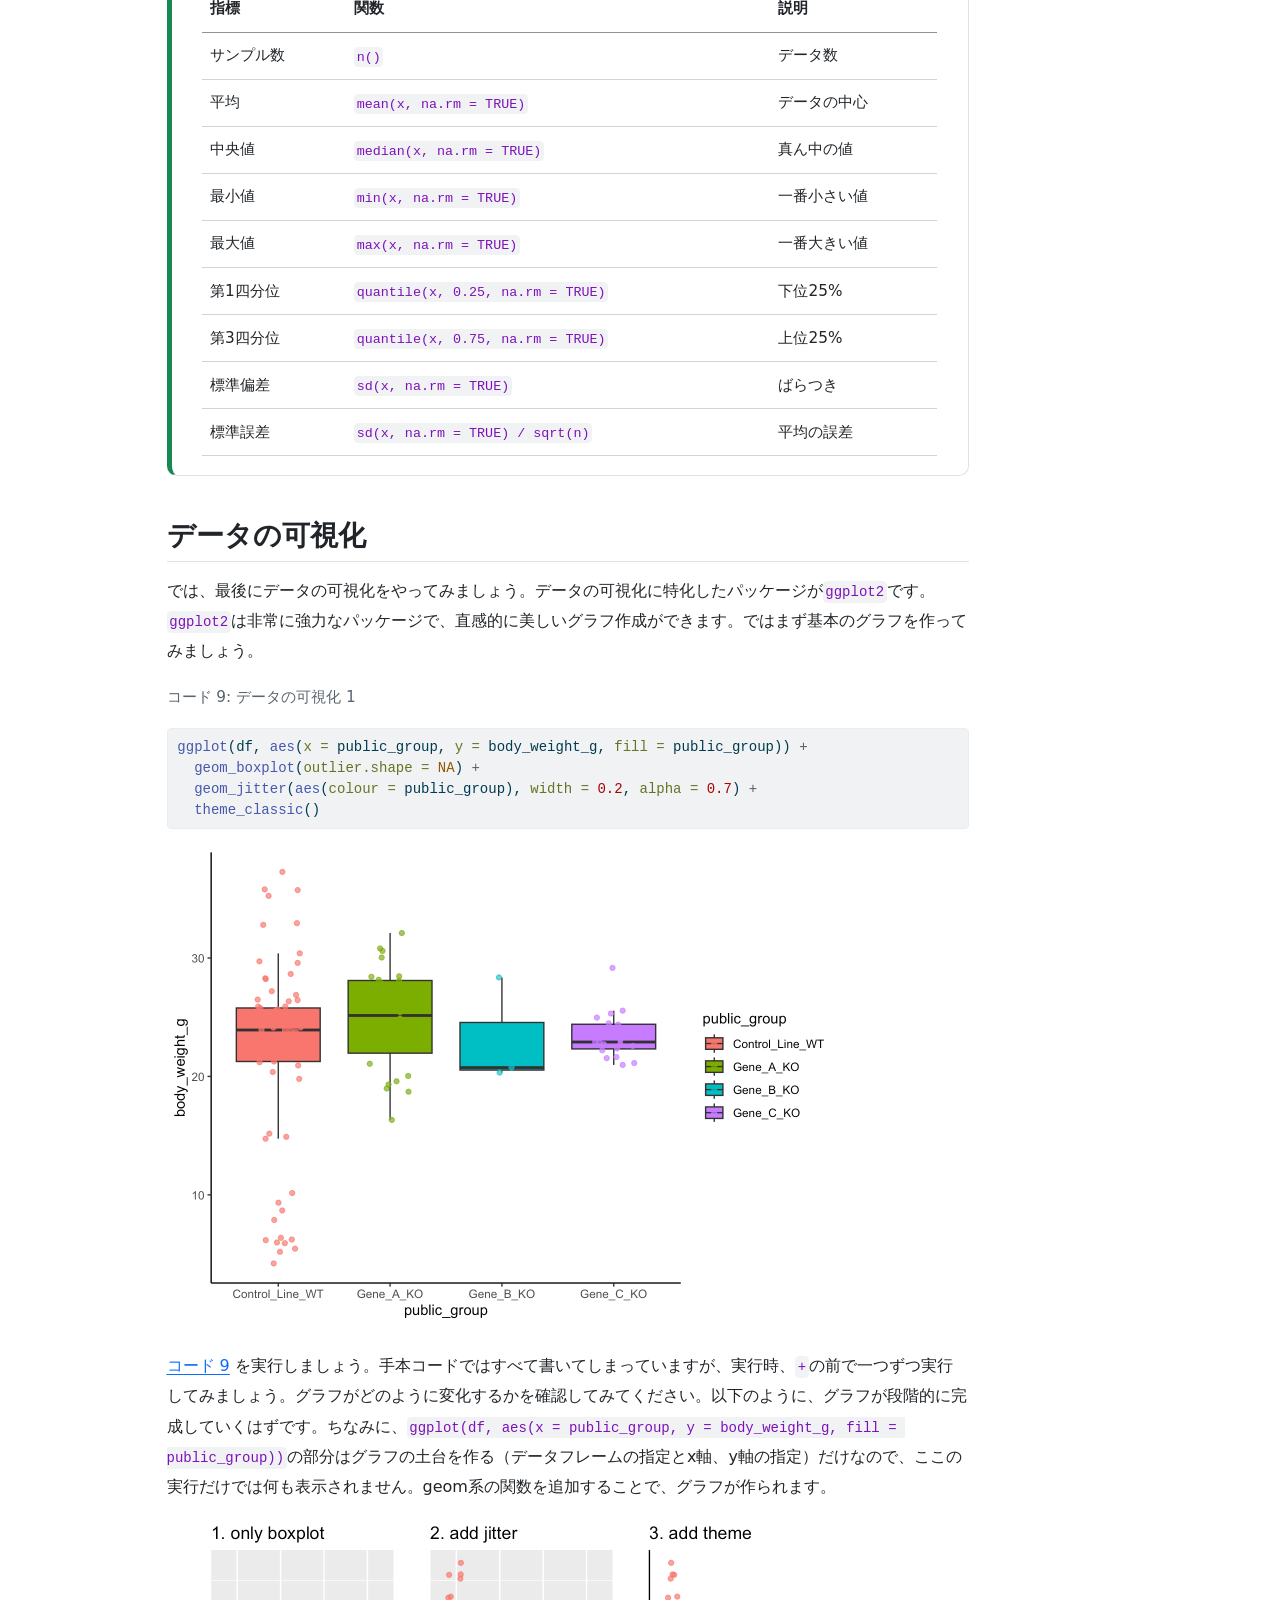
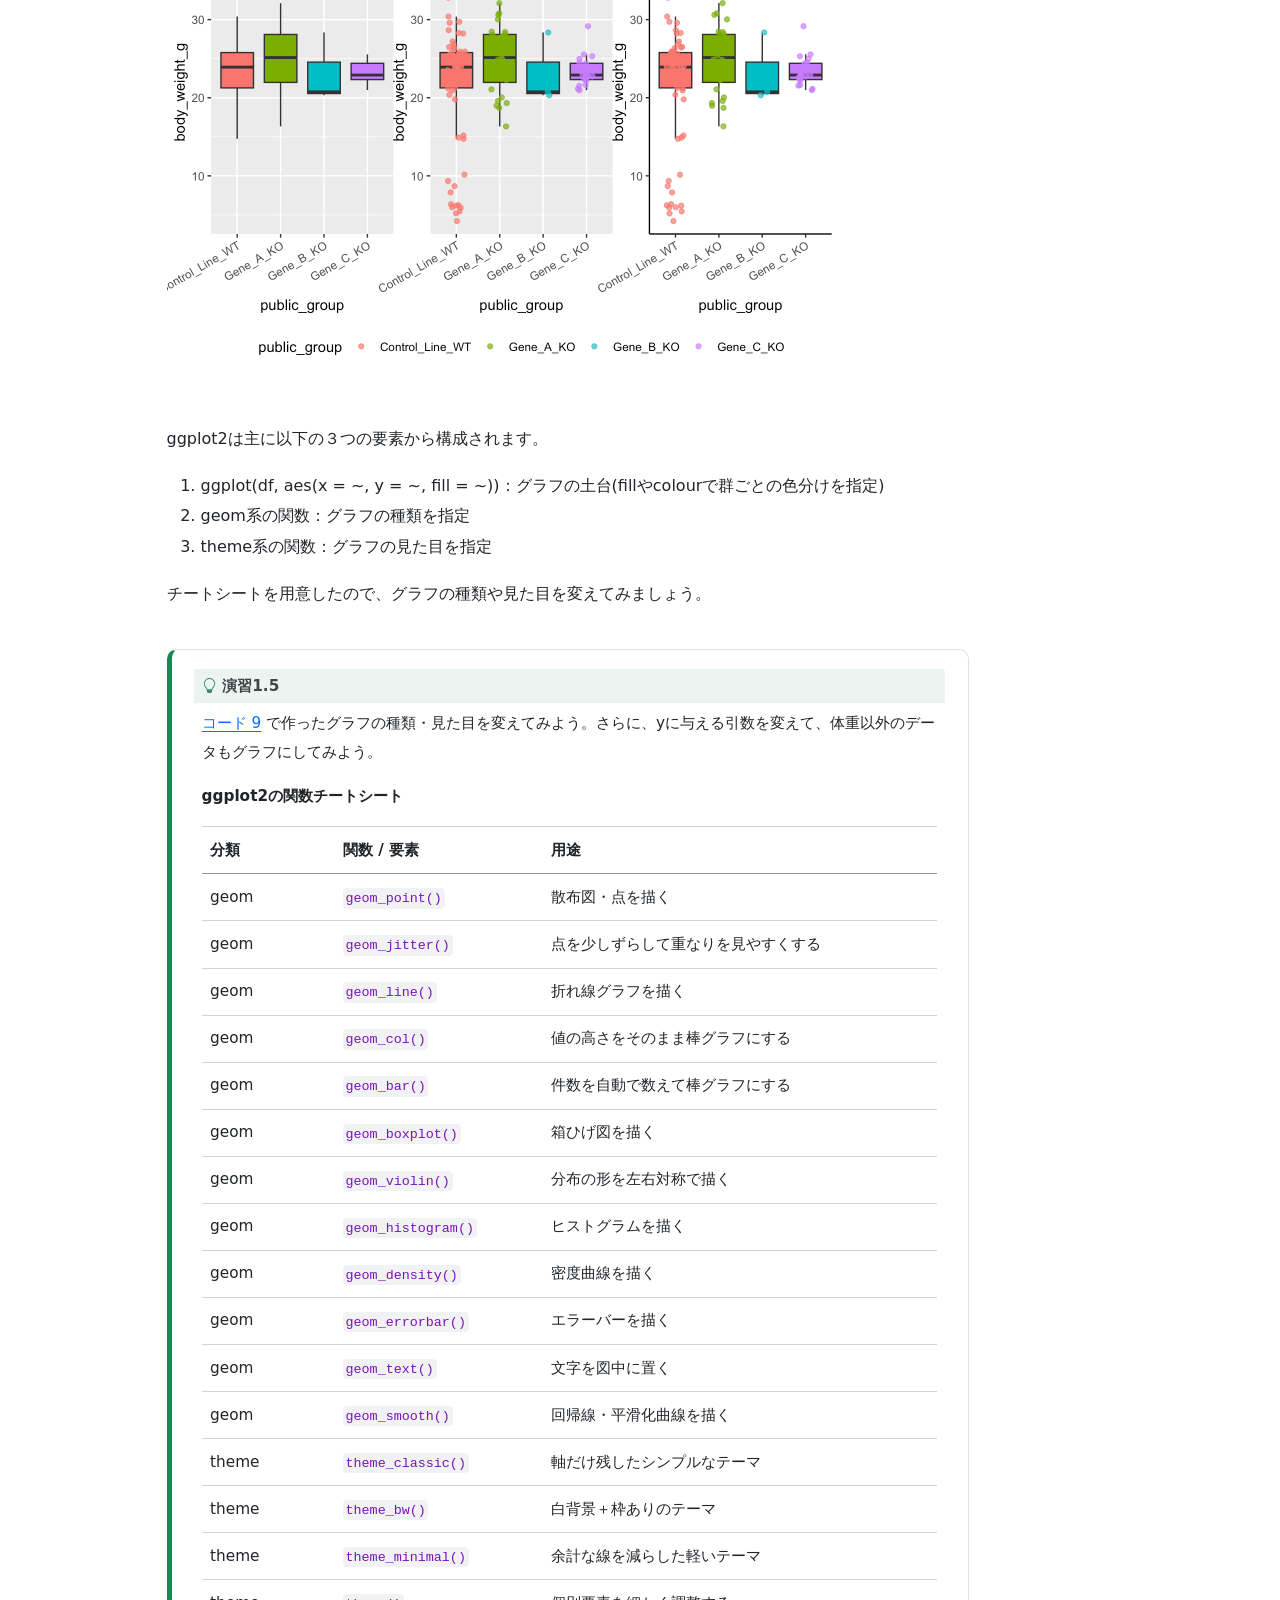
<file: docs/data_analysis/how_to_solve_it_data_analysis_session1.html>
<!DOCTYPE html>
<html xmlns="http://www.w3.org/1999/xhtml" lang="en" xml:lang="en"><head>

<meta charset="utf-8">
<meta name="generator" content="quarto-1.9.32">

<meta name="viewport" content="width=device-width, initial-scale=1.0, user-scalable=yes">


<title>How to Solve It: Data Analysis – How to Solve It</title>
<style>
/* Default styles provided by pandoc.
** See https://pandoc.org/MANUAL.html#variables-for-html for config info.
*/
code{white-space: pre-wrap;}
span.smallcaps{font-variant: small-caps;}
div.columns{display: flex; gap: min(4vw, 1.5em);}
div.column{flex: auto; overflow-x: auto;}
div.hanging-indent{margin-left: 1.5em; text-indent: -1.5em;}
ul.task-list{list-style: none;}
ul.task-list li input[type="checkbox"] {
  width: 0.8em;
  margin: 0 0.8em 0.2em -1em; /* quarto-specific, see https://github.com/quarto-dev/quarto-cli/issues/4556 */ 
  vertical-align: middle;
}
/* CSS for syntax highlighting */
html { -webkit-text-size-adjust: 100%; }
pre > code.sourceCode { white-space: pre; position: relative; }
pre > code.sourceCode > span { display: inline-block; line-height: 1.25; }
pre > code.sourceCode > span:empty { height: 1.2em; }
.sourceCode { overflow: visible; }
code.sourceCode > span { color: inherit; text-decoration: inherit; }
div.sourceCode { margin: 1em 0; }
pre.sourceCode { margin: 0; }
@media screen {
div.sourceCode { overflow: auto; }
}
@media print {
pre > code.sourceCode { white-space: pre-wrap; }
pre > code.sourceCode > span { text-indent: -5em; padding-left: 5em; }
}
pre.numberSource code
  { counter-reset: source-line 0; }
pre.numberSource code > span
  { position: relative; left: -4em; counter-increment: source-line; }
pre.numberSource code > span > a:first-child::before
  { content: counter(source-line);
    position: relative; left: -1em; text-align: right; vertical-align: baseline;
    border: none; display: inline-block;
    -webkit-touch-callout: none; -webkit-user-select: none;
    -khtml-user-select: none; -moz-user-select: none;
    -ms-user-select: none; user-select: none;
    padding: 0 4px; width: 4em;
  }
pre.numberSource { margin-left: 3em;  padding-left: 4px; }
div.sourceCode
  {   }
@media screen {
pre > code.sourceCode > span > a:first-child::before { text-decoration: underline; }
}
</style>


<script src="../site_libs/quarto-nav/quarto-nav.js"></script>
<script src="../site_libs/quarto-nav/headroom.min.js"></script>
<script src="../site_libs/clipboard/clipboard.min.js"></script>
<script src="../site_libs/quarto-search/autocomplete.umd.js"></script>
<script src="../site_libs/quarto-search/fuse.min.js"></script>
<script src="../site_libs/quarto-search/quarto-search.js"></script>
<meta name="quarto:offset" content="../">
<script src="../site_libs/quarto-html/quarto.js" type="module"></script>
<script src="../site_libs/quarto-html/tabsets/tabsets.js" type="module"></script>
<script src="../site_libs/quarto-html/popper.min.js"></script>
<script src="../site_libs/quarto-html/tippy.umd.min.js"></script>
<script src="../site_libs/quarto-html/anchor.min.js"></script>
<link href="../site_libs/quarto-html/tippy.css" rel="stylesheet">
<link href="../site_libs/quarto-html/quarto-syntax-highlighting-067f8ab80d092ae3595f7402c2c9b667.css" rel="stylesheet" id="quarto-text-highlighting-styles">
<script src="../site_libs/bootstrap/bootstrap.min.js"></script>
<link href="../site_libs/bootstrap/bootstrap-icons.css" rel="stylesheet">
<link href="../site_libs/bootstrap/bootstrap-45431c2918bd31147ddb3fa7038bb99f.min.css" rel="stylesheet" append-hash="true" id="quarto-bootstrap" data-mode="light">
<script id="quarto-search-options" type="application/json">{
  "location": "navbar",
  "copy-button": false,
  "collapse-after": 3,
  "panel-placement": "end",
  "type": "overlay",
  "limit": 50,
  "keyboard-shortcut": [
    "f",
    "/",
    "s"
  ],
  "show-item-context": false,
  "language": {
    "search-no-results-text": "No results",
    "search-matching-documents-text": "matching documents",
    "search-copy-link-title": "Copy link to search",
    "search-hide-matches-text": "Hide additional matches",
    "search-more-match-text": "more match in this document",
    "search-more-matches-text": "more matches in this document",
    "search-clear-button-title": "Clear",
    "search-text-placeholder": "",
    "search-detached-cancel-button-title": "Cancel",
    "search-submit-button-title": "Submit",
    "search-label": "Search"
  }
}</script>


<link rel="stylesheet" href="styles.css">
</head>

<body class="nav-fixed quarto-light">

<div id="quarto-search-results"></div>
  <header id="quarto-header" class="headroom fixed-top">
    <nav class="navbar navbar-expand-lg " data-bs-theme="dark">
      <div class="navbar-container container-fluid">
      <div class="navbar-brand-container mx-auto">
    <a class="navbar-brand" href="../index.html">
    <span class="navbar-title">How to Solve It</span>
    </a>
  </div>
            <div id="quarto-search" class="" title="Search"></div>
          <button class="navbar-toggler" type="button" data-bs-toggle="collapse" data-bs-target="#navbarCollapse" aria-controls="navbarCollapse" role="menu" aria-expanded="false" aria-label="Toggle navigation" onclick="if (window.quartoToggleHeadroom) { window.quartoToggleHeadroom(); }">
  <span class="navbar-toggler-icon"></span>
</button>
          <div class="collapse navbar-collapse" id="navbarCollapse">
            <ul class="navbar-nav navbar-nav-scroll me-auto">
  <li class="nav-item">
    <a class="nav-link" href="../index.html"> 
<span class="menu-text">Home</span></a>
  </li>  
  <li class="nav-item dropdown ">
    <a class="nav-link dropdown-toggle" href="#" id="nav-menu-data-analysis" role="link" data-bs-toggle="dropdown" aria-expanded="false">
 <span class="menu-text">Data Analysis</span>
    </a>
    <ul class="dropdown-menu" aria-labelledby="nav-menu-data-analysis">    
        <li>
    <a class="dropdown-item" href="../data_analysis/index.qmd">
 <span class="dropdown-text">Overview</span></a>
  </li>  
        <li>
    <a class="dropdown-item" href="../data_analysis/session0.qmd">
 <span class="dropdown-text">Session 0</span></a>
  </li>  
        <li>
    <a class="dropdown-item" href="../data_analysis/session1.qmd">
 <span class="dropdown-text">Session 1</span></a>
  </li>  
    </ul>
  </li>
</ul>
          </div> <!-- /navcollapse -->
            <div class="quarto-navbar-tools">
</div>
      </div> <!-- /container-fluid -->
    </nav>
</header>
<!-- content -->
<div id="quarto-content" class="quarto-container page-columns page-rows-contents page-layout-article page-navbar">
<!-- sidebar -->
<!-- margin-sidebar -->
    <div id="quarto-margin-sidebar" class="sidebar margin-sidebar">
        <nav id="TOC" role="doc-toc" class="toc-active">
    <h2 id="toc-title">On this page</h2>
   
  <ul>
  <li><a href="#session-1のゴール" id="toc-session-1のゴール" class="nav-link active" data-scroll-target="#session-1のゴール">Session 1のゴール</a></li>
  <li><a href="#rとrstudio" id="toc-rとrstudio" class="nav-link" data-scroll-target="#rとrstudio">RとRStudio</a>
  <ul class="collapse">
  <li><a href="#key-message" id="toc-key-message" class="nav-link" data-scroll-target="#key-message">Key message</a></li>
  <li><a href="#rstudio" id="toc-rstudio" class="nav-link" data-scroll-target="#rstudio">RStudio</a></li>
  </ul></li>
  <li><a href="#コードの実行" id="toc-コードの実行" class="nav-link" data-scroll-target="#コードの実行">コードの実行</a>
  <ul class="collapse">
  <li><a href="#key-message-1" id="toc-key-message-1" class="nav-link" data-scroll-target="#key-message-1">Key message</a></li>
  <li><a href="#コンソールでのコード実行" id="toc-コンソールでのコード実行" class="nav-link" data-scroll-target="#コンソールでのコード実行">コンソールでのコード実行</a></li>
  <li><a href="#スクリプトの実行" id="toc-スクリプトの実行" class="nav-link" data-scroll-target="#スクリプトの実行">スクリプトの実行</a></li>
  </ul></li>
  <li><a href="#オブジェクトとは" id="toc-オブジェクトとは" class="nav-link" data-scroll-target="#オブジェクトとは">オブジェクトとは</a>
  <ul class="collapse">
  <li><a href="#オブジェクトとは-1" id="toc-オブジェクトとは-1" class="nav-link" data-scroll-target="#オブジェクトとは-1">オブジェクトとは</a></li>
  <li><a href="#tidyverseパッケージ" id="toc-tidyverseパッケージ" class="nav-link" data-scroll-target="#tidyverseパッケージ">tidyverseパッケージ</a></li>
  <li><a href="#rプロジェクト.rprojの作成" id="toc-rプロジェクト.rprojの作成" class="nav-link" data-scroll-target="#rプロジェクト.rprojの作成">Rプロジェクト(.Rproj)の作成</a></li>
  <li><a href="#csvファイルの読み込み" id="toc-csvファイルの読み込み" class="nav-link" data-scroll-target="#csvファイルの読み込み">CSVファイルの読み込み</a></li>
  </ul></li>
  <li><a href="#記述統計量の計算" id="toc-記述統計量の計算" class="nav-link" data-scroll-target="#記述統計量の計算">記述統計量の計算</a></li>
  <li><a href="#データの可視化" id="toc-データの可視化" class="nav-link" data-scroll-target="#データの可視化">データの可視化</a></li>
  </ul>
</nav>
    </div>
<!-- main -->
<main class="content" id="quarto-document-content">

<header id="title-block-header" class="quarto-title-block default">
<div class="quarto-title">
<h1 class="title">How to Solve It: Data Analysis</h1>
<p class="subtitle lead">Session 1: Hello, R</p>
</div>



<div class="quarto-title-meta">

    
  
    
  </div>
  


</header>


<section id="session-1のゴール" class="level3 session-goal">
<h3 class="anchored" data-anchor-id="session-1のゴール">Session 1のゴール</h3>
<ul>
<li><strong>Rに慣れる</strong></li>
<li>CSVデータを読み込む</li>
<li>デモデータを記述統計で確認する</li>
<li>デモデータをグラフで可視化する</li>
</ul>
</section>
<section id="rとrstudio" class="level2">
<h2 class="anchored" data-anchor-id="rとrstudio">RとRStudio</h2>
<section id="key-message" class="level3 key-message">
<h3 class="anchored" data-anchor-id="key-message">Key message</h3>
<ul>
<li><strong>R</strong>：プログラミング言語の一つ。特にデータ解析に特化している。</li>
<li><strong>RStudio</strong>：Rに特化した統合開発環境(IDE)</li>
</ul>
</section>
<p>では、Rを触ってみましょう！Rはプログラミング言語の一つです。Rをインストールして開いてみると、<code>R console</code>が開きます。ただ、この<code>R.app</code>の<code>R console</code>はあまり使い勝手が良くありません。そこで、Rをより使いやすく、直感的に、お助けツールまで用意してくれているのが<strong>RStudio</strong>です。</p>
<p>RStudioはRに特化した統合開発環境（Integrated Development Environment; IDE）で、Rを使う上での様々な不便を解消してくれます。このSessionではRStudioをIDEとして使っていきます。</p>
<p>プログラミング言語を扱う上でIDEとの相性は非常に重要です。私はRを使うときは、RStudioをよく使いますが、他の言語を使うときはVSCodeも良く使います。他のIDEを使いたい人は、最初のセッティングが少し大変ですが、問題なくRを使うことができるので、自分の好きなIDEを使ってみてください。</p>
<section id="rstudio" class="level3">
<h3 class="anchored" data-anchor-id="rstudio">RStudio</h3>
<p>RStudioの画面は大きく分けて４つのフウィンドウがあります。基本的な作業はスクリプトウィンドウで行い、他の画面では結果の確認や解析の補助に使います。</p>
<div class="quarto-figure quarto-figure-center">
<figure class="figure">
<p><img src="images/source/RStudio_screen.png" class="img-fluid quarto-figure quarto-figure-center figure-img" style="width:80.0%"></p>
</figure>
</div>
<section id="スクリプトウィンドウ左上" class="level4">
<h4 class="anchored" data-anchor-id="スクリプトウィンドウ左上">スクリプトウィンドウ（左上）</h4>
<ul>
<li><strong>スクリプトファイル</strong>で<strong>ソースコード</strong>を書く場所。</li>
<li>ここでソースコードを書いたスクリプトファイル (file.R) を保存することで、何度でも解析を実行することができる。</li>
</ul>
</section>
<section id="コンソールウィンドウ左下" class="level4">
<h4 class="anchored" data-anchor-id="コンソールウィンドウ左下">コンソールウィンドウ（左下）</h4>
<ul>
<li>実行結果の表示</li>
<li>直接コンソールにソースコードを書くことも可能</li>
<li>Terminalタブに切り替えることでターミナル操作も可能</li>
</ul>
</section>
<section id="environmentビュー右上" class="level4">
<h4 class="anchored" data-anchor-id="environmentビュー右上">Environmentビュー（右上）</h4>
<ul>
<li>オブジェクトやデータの格納</li>
<li>Import DatasetからGUIでのデータ読み込みができる。Import Datasetからの読み込みはSet working directoryの設定を省略できるので便利。</li>
<li>使用メモリの確認</li>
<li>Historyタブから実行コードの確認ができる</li>
<li>Git管理もここからできる。バージョン管理までできる人は要チェック</li>
</ul>
</section>
<section id="汎用ビュー右下" class="level4">
<h4 class="anchored" data-anchor-id="汎用ビュー右下">汎用ビュー（右下）</h4>
<ul>
<li>Files: ディレクトリ構成の確認</li>
<li>Plots: 実行したplotが表示される</li>
<li>Packages: インストール済みのパッケージの確認とCRAN (Rのパッケージのインストールサイト) からのインストールができる</li>
<li>Help: 関数やパッケージのヘルプ</li>
</ul>
<div class="callout callout-style-default callout-tip callout-titled">
<div class="callout-header d-flex align-content-center">
<div class="callout-icon-container">
<i class="callout-icon"></i>
</div>
<div class="callout-title-container flex-fill">
<span class="screen-reader-only">Tip</span>演習1.1
</div>
</div>
<div class="callout-body-container callout-body">
<p>Rの見た目を自分の好きなものに変更してみよう。</p>
<p>ソースコードは<code>Tools → Global Options → Appearance</code>を設定することで、見た目をわかりやすく表示できるようになる。</p>
<div class="quarto-figure quarto-figure-center">
<figure class="figure">
<p><img src="images/source/Appearance.png" class="img-fluid quarto-figure quarto-figure-center figure-img" style="width:60.0%"></p>
</figure>
</div>
</div>
</div>
</section>
</section>
</section>
<section id="コードの実行" class="level2">
<h2 class="anchored" data-anchor-id="コードの実行">コードの実行</h2>
<section id="key-message-1" class="level3 key-message">
<h3 class="anchored" data-anchor-id="key-message-1">Key message</h3>
<p><strong>コードの実行方法</strong></p>
<ol type="1">
<li>コンソールでコードを書いて実行</li>
<li>スクリプトウィンドウでスクリプトを書いて実行</li>
</ol>
<p><strong>基本はスクリプトで実行!</strong></p>
</section>
<section id="コンソールでのコード実行" class="level3">
<h3 class="anchored" data-anchor-id="コンソールでのコード実行">コンソールでのコード実行</h3>
<p>解析を行う上で四則計算や対数、指数などの基本的な計算は頻繁に行います。まずはRでこれらの計算をどんな関数でやるのかを確認しましょう。</p>
<div class="cell">
<div id="lst-calc-basic1" class="r cell-code listing quarto-float quarto-figure quarto-figure-left anchored">
<figure class="quarto-float quarto-float-lst figure">
<figcaption class="quarto-float-caption-top quarto-float-caption quarto-float-lst" id="lst-calc-basic1-caption-0ceaefa1-69ba-4598-a22c-09a6ac19f8ca">
コード&nbsp;1: 計算機 1
</figcaption>
<div aria-describedby="lst-calc-basic1-caption-0ceaefa1-69ba-4598-a22c-09a6ac19f8ca">
<div class="code-copy-outer-scaffold"><div class="sourceCode cell-code" id="cb1"><pre class="sourceCode r code-with-copy"><code class="sourceCode r"><span id="cb1-1"><a href="#cb1-1" aria-hidden="true" tabindex="-1"></a><span class="dv">1</span> <span class="sc">+</span> <span class="dv">1</span></span></code></pre></div><button title="Copy to Clipboard" class="code-copy-button"><i class="bi"></i></button></div>
</div>
</figure>
</div>
</div>
<p>まずは <a href="#lst-calc-basic1" class="quarto-xref">コード&nbsp;1</a> を<strong>コンソール</strong>で直接実行してみましょう。これからたくさんコードが出てきますが、一回は自分の手で打ち込むようにしてください。コピペは楽ですが、打ち込むことでコードの構造を理解できます。</p>
<p><a href="#lst-calc-basic1" class="quarto-xref">コード&nbsp;1</a> を実行したら、書いたコードのすぐ下に<code>[1] 2</code>と表示されたと思います。このようにコンソールで実行した結果は、すぐ下に表示されます。では、もう少し複雑な計算をしてみましょう。</p>
<div class="cell">
<div id="lst-calc-basic2" class="r cell-code listing quarto-float quarto-figure quarto-figure-left anchored">
<figure class="quarto-float quarto-float-lst figure">
<figcaption class="quarto-float-caption-top quarto-float-caption quarto-float-lst" id="lst-calc-basic2-caption-0ceaefa1-69ba-4598-a22c-09a6ac19f8ca">
コード&nbsp;2: 計算機 2
</figcaption>
<div aria-describedby="lst-calc-basic2-caption-0ceaefa1-69ba-4598-a22c-09a6ac19f8ca">
<div class="code-copy-outer-scaffold"><div class="sourceCode cell-code" id="cb2"><pre class="sourceCode r code-with-copy"><code class="sourceCode r"><span id="cb2-1"><a href="#cb2-1" aria-hidden="true" tabindex="-1"></a><span class="dv">5</span> <span class="sc">+</span> <span class="dv">6</span></span>
<span id="cb2-2"><a href="#cb2-2" aria-hidden="true" tabindex="-1"></a><span class="dv">18</span> <span class="sc">-</span> <span class="dv">5</span></span>
<span id="cb2-3"><a href="#cb2-3" aria-hidden="true" tabindex="-1"></a><span class="dv">3</span> <span class="sc">*</span> <span class="dv">18</span></span>
<span id="cb2-4"><a href="#cb2-4" aria-hidden="true" tabindex="-1"></a><span class="dv">10</span> <span class="sc">/</span> <span class="dv">3</span></span>
<span id="cb2-5"><a href="#cb2-5" aria-hidden="true" tabindex="-1"></a><span class="dv">10</span> <span class="sc">%/%</span> <span class="dv">3</span></span>
<span id="cb2-6"><a href="#cb2-6" aria-hidden="true" tabindex="-1"></a><span class="dv">10</span> <span class="sc">%%</span> <span class="dv">3</span></span></code></pre></div><button title="Copy to Clipboard" class="code-copy-button"><i class="bi"></i></button></div>
</div>
</figure>
</div>
</div>
<p><a href="#lst-calc-basic2" class="quarto-xref">コード&nbsp;2</a> を実行してください。どうでしょうか？割り算は表記法で結果が変わります。基本の計算は解析でもよく使うので（正規化が代表的です）Rでの書き方を知っておきましょう。</p>
</section>
<section id="スクリプトの実行" class="level3">
<h3 class="anchored" data-anchor-id="スクリプトの実行">スクリプトの実行</h3>
<p>では先ほどのコードをスクリプトに書いてみましょう。スクリプトはメニューバーから<code>File → New File → R script</code>、または<code>⇧⌘N</code>、またはRStudioウィンドウの上部にある白い紙に＋マークのアイコンから開くことができます。</p>
<div class="cell">
<div id="lst-calc-basic3" class="r cell-code listing quarto-float quarto-figure quarto-figure-left anchored">
<figure class="quarto-float quarto-float-lst figure">
<figcaption class="quarto-float-caption-top quarto-float-caption quarto-float-lst" id="lst-calc-basic3-caption-0ceaefa1-69ba-4598-a22c-09a6ac19f8ca">
コード&nbsp;3: 計算機 3
</figcaption>
<div aria-describedby="lst-calc-basic3-caption-0ceaefa1-69ba-4598-a22c-09a6ac19f8ca">
<div class="code-copy-outer-scaffold"><div class="sourceCode cell-code" id="cb3"><pre class="sourceCode r code-with-copy"><code class="sourceCode r"><span id="cb3-1"><a href="#cb3-1" aria-hidden="true" tabindex="-1"></a><span class="dv">5</span> <span class="sc">+</span> <span class="dv">6</span>   　<span class="co"># 足し算</span></span>
<span id="cb3-2"><a href="#cb3-2" aria-hidden="true" tabindex="-1"></a><span class="dv">18</span> <span class="sc">-</span> <span class="dv">5</span>　　<span class="co"># 引き算</span></span>
<span id="cb3-3"><a href="#cb3-3" aria-hidden="true" tabindex="-1"></a><span class="dv">3</span> <span class="sc">*</span> <span class="dv">18</span>  　<span class="co"># 掛け算</span></span>
<span id="cb3-4"><a href="#cb3-4" aria-hidden="true" tabindex="-1"></a><span class="dv">10</span> <span class="sc">/</span> <span class="dv">3</span>　　<span class="co"># 割り算</span></span>
<span id="cb3-5"><a href="#cb3-5" aria-hidden="true" tabindex="-1"></a><span class="dv">10</span> <span class="sc">%/%</span> <span class="dv">3</span>　<span class="co"># 割り算（整数のみ返す）</span></span>
<span id="cb3-6"><a href="#cb3-6" aria-hidden="true" tabindex="-1"></a><span class="dv">10</span> <span class="sc">%%</span> <span class="dv">3</span>　 <span class="co"># 割り算（商の余りを返す）</span></span></code></pre></div><button title="Copy to Clipboard" class="code-copy-button"><i class="bi"></i></button></div>
</div>
</figure>
</div>
</div>
<p>Untitledというファイルがスクリプトウィンドウで開いたら、<a href="#lst-calc-basic3" class="quarto-xref">コード&nbsp;3</a> を書いてみてください。</p>
<p>では実行してみましょう。実行はスクリプトウィンドウのツールバーのRunアイコンからもできますが、実行したい行にカーソルを置いて<code>⌘Enter</code>の方が気軽です。複数行を一気に実行したいときは複数行選択した状態で<code>⌘Enter</code>で実行できます。</p>
<p>どうでしょうか？コンソールで実行したときと同じ結果が得られたと思います。</p>
<p>また、今回手本コード (<span class="citation" data-cites="calc-basic3">@calc-basic3</span>) に書いてある<code># コメント</code>の内容は表示だけされて実行結果には影響を与えなかったはずです。</p>
<p>Rに限らずプログラム言語には<strong>コメントアウト機能</strong>が備わっています。そのとき何を考えてそのコードを書いたのか、意外と忘れます。コメントと一緒にスクリプトを書くことでコードの再現性がより高くなります。こまめにコメントアウトをする癖をつけましょう。コメントアウトは<code>#</code>を書いてから書き込む方法と選択行を一気にコメントアウトする<code>⌘⇧C</code>のどちらかでできます。</p>
<div class="callout callout-style-default callout-tip callout-titled">
<div class="callout-header d-flex align-content-center">
<div class="callout-icon-container">
<i class="callout-icon"></i>
</div>
<div class="callout-title-container flex-fill">
<span class="screen-reader-only">Tip</span>演習1.2
</div>
</div>
<div class="callout-body-container callout-body">
<p>四則計算以外の複雑な計算もやってみよう。下のコードがうまく動いたら、loge(20) + sin(3π/2) を計算してみましょう。答えは1.995732になるはずです。</p>
<div class="cell">
<div class="code-copy-outer-scaffold"><div class="sourceCode cell-code" id="cb4"><pre class="sourceCode r code-with-copy"><code class="sourceCode r"><span id="cb4-1"><a href="#cb4-1" aria-hidden="true" tabindex="-1"></a><span class="fu">sin</span>(pi <span class="sc">/</span> <span class="dv">2</span>)                    <span class="co"># sin(π/2)</span></span>
<span id="cb4-2"><a href="#cb4-2" aria-hidden="true" tabindex="-1"></a></span>
<span id="cb4-3"><a href="#cb4-3" aria-hidden="true" tabindex="-1"></a><span class="fu">cos</span>(pi)                        <span class="co"># cos(π)</span></span>
<span id="cb4-4"><a href="#cb4-4" aria-hidden="true" tabindex="-1"></a></span>
<span id="cb4-5"><a href="#cb4-5" aria-hidden="true" tabindex="-1"></a><span class="fu">log</span>(<span class="fu">exp</span>(<span class="dv">3</span>))                    <span class="co"># log(e^3) (log(): baseを指定しなければ自然対数)</span></span>
<span id="cb4-6"><a href="#cb4-6" aria-hidden="true" tabindex="-1"></a></span>
<span id="cb4-7"><a href="#cb4-7" aria-hidden="true" tabindex="-1"></a><span class="fu">log</span>(<span class="dv">100</span>, <span class="at">base =</span> <span class="dv">10</span>)            <span class="co"># log10(100)</span></span>
<span id="cb4-8"><a href="#cb4-8" aria-hidden="true" tabindex="-1"></a></span>
<span id="cb4-9"><a href="#cb4-9" aria-hidden="true" tabindex="-1"></a><span class="fu">sqrt</span>(<span class="dv">3</span><span class="sc">^</span><span class="dv">2</span> <span class="sc">+</span> <span class="dv">4</span><span class="sc">^</span><span class="dv">2</span>)                <span class="co"># √(3^2 + 4^2)</span></span>
<span id="cb4-10"><a href="#cb4-10" aria-hidden="true" tabindex="-1"></a></span>
<span id="cb4-11"><a href="#cb4-11" aria-hidden="true" tabindex="-1"></a><span class="fu">sin</span>(pi <span class="sc">/</span> <span class="dv">4</span>)<span class="sc">^</span><span class="dv">2</span> <span class="sc">+</span> <span class="fu">cos</span>(pi <span class="sc">/</span> <span class="dv">4</span>)<span class="sc">^</span><span class="dv">2</span>  <span class="co"># sin^2(π/4) + cos^2(π/4)</span></span></code></pre></div><button title="Copy to Clipboard" class="code-copy-button"><i class="bi"></i></button></div>
</div>
<details>
<summary>
答えを見る
</summary>
<div class="cell">
<div class="cell-output cell-output-stdout">
<pre><code>[1] 1</code></pre>
</div>
<div class="cell-output cell-output-stdout">
<pre><code>[1] -1</code></pre>
</div>
<div class="cell-output cell-output-stdout">
<pre><code>[1] 3</code></pre>
</div>
<div class="cell-output cell-output-stdout">
<pre><code>[1] 2</code></pre>
</div>
<div class="cell-output cell-output-stdout">
<pre><code>[1] 5</code></pre>
</div>
<div class="cell-output cell-output-stdout">
<pre><code>[1] 1</code></pre>
</div>
</div>
</details>
</div>
</div>
</section>
</section>
<section id="オブジェクトとは" class="level2">
<h2 class="anchored" data-anchor-id="オブジェクトとは">オブジェクトとは</h2>
<section id="オブジェクトとは-1" class="level3">
<h3 class="anchored" data-anchor-id="オブジェクトとは-1">オブジェクトとは</h3>
<p>そろそろRStudioの画面にも慣れてきたでしょうか？ではデータの読み込みをやってみましょう！</p>
<p>データ読み込みの前に知っておくべき知識があります。<strong>オブジェクト</strong>です。</p>
<div class="key-message">
<p><strong>オブジェクト (Object) </strong></p>
<p>オブジェクト： Rの環境に記憶させた「何か」</p>
<p>ベクトル、行列、データフレーム全てがオブジェクトとしてRの環境に記憶され、各オブジェクトには<strong>固有の名前</strong>が存在する。</p>
</div>
<div class="cell">
<div id="lst-object-basic1" class="r cell-code listing quarto-float quarto-figure quarto-figure-left anchored">
<figure class="quarto-float quarto-float-lst figure">
<figcaption class="quarto-float-caption-top quarto-float-caption quarto-float-lst" id="lst-object-basic1-caption-0ceaefa1-69ba-4598-a22c-09a6ac19f8ca">
コード&nbsp;4: OOP 1
</figcaption>
<div aria-describedby="lst-object-basic1-caption-0ceaefa1-69ba-4598-a22c-09a6ac19f8ca">
<div class="code-copy-outer-scaffold"><div class="sourceCode cell-code" id="cb11"><pre class="sourceCode r code-with-copy"><code class="sourceCode r"><span id="cb11-1"><a href="#cb11-1" aria-hidden="true" tabindex="-1"></a><span class="fu">c</span>(<span class="dv">3</span>, <span class="dv">4</span>, <span class="dv">7</span>, <span class="dv">10</span>, <span class="dv">30</span>) <span class="co"># c() = ベクトル（値を並べたもの）</span></span>
<span id="cb11-2"><a href="#cb11-2" aria-hidden="true" tabindex="-1"></a><span class="fu">mean</span>(<span class="fu">c</span>(<span class="dv">3</span>, <span class="dv">4</span>, <span class="dv">7</span>, <span class="dv">10</span>, <span class="dv">30</span>))</span>
<span id="cb11-3"><a href="#cb11-3" aria-hidden="true" tabindex="-1"></a><span class="fu">sd</span>(<span class="fu">c</span>(<span class="dv">3</span>, <span class="dv">4</span>, <span class="dv">7</span>, <span class="dv">10</span>, <span class="dv">30</span>))</span></code></pre></div><button title="Copy to Clipboard" class="code-copy-button"><i class="bi"></i></button></div>
</div>
</figure>
</div>
</div>
<p>では、オブジェクトに何かを格納してみましょう。まずは <a href="#lst-object-basic1" class="quarto-xref">コード&nbsp;4</a> を実行してください。（ここからは全てスクリプトで作業しましょう！）</p>
<p><a href="#lst-object-basic1" class="quarto-xref">コード&nbsp;4</a> では同じデータを何回も書いています。面倒この上ないし、いつかデータをかき間違えることでしょう。では次にオブジェクトを使って同じことをします。</p>
<div class="cell">
<div id="lst-object-basic2" class="r cell-code listing quarto-float quarto-figure quarto-figure-left anchored">
<figure class="quarto-float quarto-float-lst figure">
<figcaption class="quarto-float-caption-top quarto-float-caption quarto-float-lst" id="lst-object-basic2-caption-0ceaefa1-69ba-4598-a22c-09a6ac19f8ca">
コード&nbsp;5: OOP 2
</figcaption>
<div aria-describedby="lst-object-basic2-caption-0ceaefa1-69ba-4598-a22c-09a6ac19f8ca">
<div class="code-copy-outer-scaffold"><div class="sourceCode cell-code" id="cb12"><pre class="sourceCode r code-with-copy"><code class="sourceCode r"><span id="cb12-1"><a href="#cb12-1" aria-hidden="true" tabindex="-1"></a>data1 <span class="ot">&lt;-</span> <span class="fu">c</span>(<span class="dv">3</span>, <span class="dv">4</span>, <span class="dv">7</span>, <span class="dv">10</span>, <span class="dv">30</span>)</span>
<span id="cb12-2"><a href="#cb12-2" aria-hidden="true" tabindex="-1"></a>data1</span>
<span id="cb12-3"><a href="#cb12-3" aria-hidden="true" tabindex="-1"></a></span>
<span id="cb12-4"><a href="#cb12-4" aria-hidden="true" tabindex="-1"></a><span class="fu">mean</span>(data1)</span>
<span id="cb12-5"><a href="#cb12-5" aria-hidden="true" tabindex="-1"></a><span class="fu">sd</span>(data1)</span></code></pre></div><button title="Copy to Clipboard" class="code-copy-button"><i class="bi"></i></button></div>
</div>
</figure>
</div>
</div>
<p><a href="#lst-object-basic2" class="quarto-xref">コード&nbsp;5</a> を実行してみましょう。 このコードでは、<code>c(3, 4, 7, 10, 30)</code>を <code>data1</code>に格納し、<code>mean()</code>と<code>sd()</code>に<strong>引数</strong>として渡しています。<a href="#lst-object-basic1" class="quarto-xref">コード&nbsp;4</a> と同じ結果なのに書く労力が段違いですね！これがオブジェクトを使うメリットです。</p>
<p>このように、<code>オブジェクト名 &lt;- 何か</code>という操作を「オブジェクトに値を格納する」と言います。今回の例では、<code>data1</code>というオブジェクトにベクトルを格納しています。オブジェクト名だけを実行すると、その中身を確認することもできます。</p>
<p>また、今回平均値を計算する<code>mean()</code>と、不偏標準偏差を計算する<code>sd()</code>という2つの関数を使いました。関数は、特定の処理を行うための仕組みで、<code>mean()</code>や<code>sd()</code>のように関数名の後に<code>()</code>をつけて呼び出します。<code>()</code>の中に入れる値を<strong>引数</strong>と呼び、関数に渡すデータを指定します。</p>
<p><a href="#lst-object-basic1" class="quarto-xref">コード&nbsp;4</a> のようにデータそのものを渡すこともできますが、オブジェクトを渡す方が効率的です。データが変更された場合でも、オブジェクトの中身を変更するだけで済み、コードの修正を最小限に抑えることができます。今回はベクトルを格納しましたが、行列やデータフレームでもなんでもオブジェクトに格納することができます。</p>
</section>
<section id="tidyverseパッケージ" class="level3">
<h3 class="anchored" data-anchor-id="tidyverseパッケージ">tidyverseパッケージ</h3>
<p>ではデータを読み込む前に、データ解析の強力な味方である<code>tidyverseパッケージ</code>をインストールしましょう。</p>
<p>Rはプログラミング言語であり、基本的な機能は備わっていますが、実際のデータ解析ではさまざまな追加機能を使うことが一般的です。この追加機能のまとまりを<strong>「パッケージ」</strong>と呼びます。例えると、RがSwitchの本体、パッケージがMonster Hunter riseソフト、関数がハンターのアクションやモンスターの動きという感じです。</p>
<p>中でもtidyverseは、データの読み込み・加工・可視化を一貫して行うためのパッケージ群です。tidyverseパッケージの中にさらにtibble、ggplot2、readrなどのパッケージが格納されています。</p>
<div class="cell">
<div class="code-copy-outer-scaffold"><div class="sourceCode cell-code" id="cb13"><pre class="sourceCode r code-with-copy"><code class="sourceCode r"><span id="cb13-1"><a href="#cb13-1" aria-hidden="true" tabindex="-1"></a><span class="fu">install.packages</span>(<span class="st">"tidyverse"</span>) <span class="co"># パッケージのインストール（初回のみ）</span></span>
<span id="cb13-2"><a href="#cb13-2" aria-hidden="true" tabindex="-1"></a><span class="fu">library</span>(tidyverse) <span class="co"># インストール済パッケージの読み込み</span></span></code></pre></div><button title="Copy to Clipboard" class="code-copy-button"><i class="bi"></i></button></div>
</div>
<p>インストールできたでしょうか？library()はRを開くたびに実行してください。インストールはソフトの購入、library()はソフトの起動にあたります。購入は（普通は）一回でいいですが、起動はゲームを始めるたびに必要ですね？Rも同じくです。</p>
<p>では、tidyverseのtibbleパッケージのtibble関数を使って簡単なデータを作り、オブジェクト指向の素晴らしさを実感してみましょう。</p>
<div class="cell">
<div id="lst-read-data2" class="r cell-code listing quarto-float quarto-figure quarto-figure-left anchored">
<figure class="quarto-float quarto-float-lst figure">
<figcaption class="quarto-float-caption-top quarto-float-caption quarto-float-lst" id="lst-read-data2-caption-0ceaefa1-69ba-4598-a22c-09a6ac19f8ca">
コード&nbsp;6: データフレームの生成
</figcaption>
<div aria-describedby="lst-read-data2-caption-0ceaefa1-69ba-4598-a22c-09a6ac19f8ca">
<div class="code-copy-outer-scaffold"><div class="sourceCode cell-code" id="cb14"><pre class="sourceCode r code-with-copy"><code class="sourceCode r"><span id="cb14-1"><a href="#cb14-1" aria-hidden="true" tabindex="-1"></a><span class="fu">library</span>(tidyverse) <span class="co"># パッケージの読み込み</span></span>
<span id="cb14-2"><a href="#cb14-2" aria-hidden="true" tabindex="-1"></a></span>
<span id="cb14-3"><a href="#cb14-3" aria-hidden="true" tabindex="-1"></a><span class="co"># データを作る</span></span>
<span id="cb14-4"><a href="#cb14-4" aria-hidden="true" tabindex="-1"></a><span class="do">## tibble(列名A = ベクトルA, 列名B = ベクトルB)</span></span>
<span id="cb14-5"><a href="#cb14-5" aria-hidden="true" tabindex="-1"></a>df <span class="ot">&lt;-</span> <span class="fu">tibble</span>(</span>
<span id="cb14-6"><a href="#cb14-6" aria-hidden="true" tabindex="-1"></a>  <span class="at">ID       =</span> <span class="fu">c</span>(<span class="dv">1</span>, <span class="dv">2</span>, <span class="dv">3</span>, <span class="dv">4</span>, <span class="dv">5</span>, <span class="dv">6</span>),</span>
<span id="cb14-7"><a href="#cb14-7" aria-hidden="true" tabindex="-1"></a>  <span class="at">genotype =</span> <span class="fu">c</span>(<span class="st">"WT"</span>, <span class="st">"WT"</span>, <span class="st">"WT"</span>, <span class="st">"KO"</span>, <span class="st">"KO"</span>, <span class="st">"KO"</span>),</span>
<span id="cb14-8"><a href="#cb14-8" aria-hidden="true" tabindex="-1"></a>  <span class="at">motility =</span> <span class="fu">c</span>(<span class="dv">85</span>, <span class="dv">90</span>, <span class="dv">90</span>, <span class="dv">50</span>, <span class="dv">95</span>, <span class="dv">90</span>)</span>
<span id="cb14-9"><a href="#cb14-9" aria-hidden="true" tabindex="-1"></a>)</span>
<span id="cb14-10"><a href="#cb14-10" aria-hidden="true" tabindex="-1"></a></span>
<span id="cb14-11"><a href="#cb14-11" aria-hidden="true" tabindex="-1"></a>df</span></code></pre></div><button title="Copy to Clipboard" class="code-copy-button"><i class="bi"></i></button></div>
</div>
</figure>
</div>
<div class="cell-output cell-output-stdout">
<pre><code># A tibble: 6 × 3
     ID genotype motility
  &lt;dbl&gt; &lt;chr&gt;       &lt;dbl&gt;
1     1 WT             85
2     2 WT             90
3     3 WT             90
4     4 KO             50
5     5 KO             95
6     6 KO             90</code></pre>
</div>
</div>
<p><a href="#lst-read-data2" class="quarto-xref">コード&nbsp;6</a> を実行してください。tibbleは表作成の関数です。実行すると上のようにgenotypeとmotilityという二つの列にそれぞれ指定した値が入った表が作成されたと思います。<code>tibble()</code>の構文はエクセルの各列に数字を書き込むのと変わりありません。</p>
<p>生成された表をよくみてみましょう。ID、genotype、motilityの三つの列ができましたね？このような表を<strong>データフレーム</strong>と呼びます。データフレームはRで最もよく使われるデータ構造の一つで、行と列からなる表形式のデータを格納するためのオブジェクトです。データフレームは、異なる型のデータを同時に格納できるため、非常に柔軟なデータ構造です。</p>
<p><code>tidyverse</code>に属す関数で読み込むとデータ型(data type)を自動で判断してくれるというメリットもあります。データ型というのは、データがどのような種類であるかを示すものです。例えば、上のコードでIDは数値型<code>&lt;dbl&gt;</code>、genotypeは文字列型<code>&lt;chr&gt;</code>、motilityは数値型<code>&lt;dbl&gt;</code>と自動で判断されていることがわかります。データフレームを作成する際に、列ごとに異なるデータ型を指定することもできますが、<code>tidyverse</code>の関数を使用すると、データ型の自動判断が行われるため、手動で指定する必要がなくなります。</p>
<p>データ型は、データ解析において非常に重要です。特に量的データか質的データかの区別は、どんな統計を適用できるかと言う判断に大きく影響します。<code>tidyverse</code>をお勧めするのはこの判断が楽に行えるからです。</p>
<div class="callout callout-style-default callout-tip callout-titled">
<div class="callout-header d-flex align-content-center">
<div class="callout-icon-container">
<i class="callout-icon"></i>
</div>
<div class="callout-title-container flex-fill">
<span class="screen-reader-only">Tip</span>演習1.3
</div>
</div>
<div class="callout-body-container callout-body">
<p>下の表を作ってみよう。</p>
<div class="cell">
<div class="cell-output cell-output-stdout">
<pre><code># A tibble: 5 × 3
     ID location  num_species
  &lt;dbl&gt; &lt;chr&gt;           &lt;dbl&gt;
1     1 Ueda              118
2     2 Nagano            150
3     3 Matsumoto          90
4     4 Ueda               81
5     5 Tomi              221</code></pre>
</div>
</div>
</div>
</div>
</section>
<section id="rプロジェクト.rprojの作成" class="level3">
<h3 class="anchored" data-anchor-id="rプロジェクト.rprojの作成">Rプロジェクト(.Rproj)の作成</h3>
<p>では次に作業環境を整えましょう。Rでの解析を行う際には、<strong>Rプロジェクト</strong>を作成することをお勧めします。Rプロジェクトは、特定の解析に関連するファイルやデータを整理するためのフォルダ構造を提供し、作業環境を整えるための機能です。Rプロジェクトを作成することで、解析に必要なファイルやデータを一元管理できるようになります。また、Rプロジェクトは、作業ディレクトリを自動的に設定してくれるため、データの読み込みや保存の際にパスを指定する手間が省けます。</p>
<p>Rプロジェクトを作成するには、RStudioのメニューバーから<code>File → New Project</code>を選択し、出てくるウィンドウにしたがってプロジェクトを作成してください。このsessionでは、Directory　nameを<code>R_course</code>、Create project as a subdirectory ofをDesktopに設定してプロジェクトを作成しましょう。</p>
<div class="quarto-figure quarto-figure-center">
<figure class="figure">
<p><img src="images/source/Rproject.png" class="img-fluid quarto-figure quarto-figure-center figure-img"></p>
</figure>
</div>
<p>Rプロジェクトは解析ごとやプロジェクトごとに作成しておくと便利です。私はRプロジェクトを作成するフォルダには、raw_data、inputs、outputs、scripts、docsなどのサブフォルダを作成しています。</p>
</section>
<section id="csvファイルの読み込み" class="level3">
<h3 class="anchored" data-anchor-id="csvファイルの読み込み">CSVファイルの読み込み</h3>
<p>では、実際にCSVファイルからデータを読み込んでみましょう。デモデータを用意したのでダウンロードしてください。さっき作った<code>R_course/inputs</code>の中にダウンロードしたデータを入れましょう。</p>
<div class="indent">
<p>🔗 <a href="demo_dataset/code_csvdata_readr.csv">デモデータをダウンロード</a></p>
</div>
<div class="callout callout-style-default callout-tip callout-titled">
<div class="callout-header d-flex align-content-center">
<div class="callout-icon-container">
<i class="callout-icon"></i>
</div>
<div class="callout-title-container flex-fill">
Tip
</div>
</div>
<div class="callout-body-container callout-body">
<p><strong>パス（フォルダやファイルの場所）の書き方</strong></p>
<p><code>Desktop/R_course/inputs/code_csvdata_readr.csv</code></p>
<p>という風に書くとDesktopにあるR_courseというフォルダの中のinputsフォルダにあるcode_csvdata_readr.csvファイルを示すことになります。フォルダの中にさらにフォルダがある場合、<code>/</code>でつなぎます。ファイル名を指定する場合は拡張子まで書かないとエラーになります。</p>
<p>R_courseフォルダに<code>.Rproj</code>を作成している場合は、</p>
<p><code>inputs/code_csvdata_readr.csv</code></p>
<p>と指定するだけでOKです。</p>
<p>これは経験談ですが、フォルダ名やファイル名にスペースがあると、高確率でエラーになります。スペースは視認できない上、全角だったり半角だったりすると地獄です。スペースの代わりにアンダーバー<code>_</code>を使うとよいです。</p>
</div>
</div>
<div class="cell">
<div id="lst-read-data3" class="r cell-code listing quarto-float quarto-figure quarto-figure-left anchored">
<figure class="quarto-float quarto-float-lst figure">
<figcaption class="quarto-float-caption-top quarto-float-caption quarto-float-lst" id="lst-read-data3-caption-0ceaefa1-69ba-4598-a22c-09a6ac19f8ca">
コード&nbsp;7: CSVファイルからのデータ読み込み
</figcaption>
<div aria-describedby="lst-read-data3-caption-0ceaefa1-69ba-4598-a22c-09a6ac19f8ca">
<div class="code-copy-outer-scaffold"><div class="sourceCode cell-code" id="cb17"><pre class="sourceCode r code-with-copy"><code class="sourceCode r"><span id="cb17-1"><a href="#cb17-1" aria-hidden="true" tabindex="-1"></a><span class="fu">library</span>(readr)</span>
<span id="cb17-2"><a href="#cb17-2" aria-hidden="true" tabindex="-1"></a></span>
<span id="cb17-3"><a href="#cb17-3" aria-hidden="true" tabindex="-1"></a><span class="co"># データの読み込み dfはオブジェクト名、read_csv("ファイルパス")</span></span>
<span id="cb17-4"><a href="#cb17-4" aria-hidden="true" tabindex="-1"></a>df <span class="ot">&lt;-</span> <span class="fu">read_csv</span>(<span class="st">"demo_dataset/code_csvdata_readr.csv"</span>)</span>
<span id="cb17-5"><a href="#cb17-5" aria-hidden="true" tabindex="-1"></a></span>
<span id="cb17-6"><a href="#cb17-6" aria-hidden="true" tabindex="-1"></a><span class="co"># データの簡単な確認 glimpse(オブジェクト名)</span></span>
<span id="cb17-7"><a href="#cb17-7" aria-hidden="true" tabindex="-1"></a><span class="fu">glimpse</span>(df)</span></code></pre></div><button title="Copy to Clipboard" class="code-copy-button"><i class="bi"></i></button></div>
</div>
</figure>
</div>
</div>
<p>次に上のコードを実行してください。パスは自身のパスに置き換えましょう。File viewでデータのあるフォルダを開き、<code>⚙️ More → Copy Folder Path to Clipboard</code>でパスのコピーもできます。<code>glimpse()</code>を使いましたが、データの確認はいろいろな関数があります。先ほど使った<code>tibble(df)</code>でも確認ができるでしょう。<code>head(df)</code>もよく使います。それぞれ実行してみてください。</p>
<p><code>read_csv()</code>は<code>readrパッケージ</code>の関数でcsvをデータフレームとして読み込んでくれます。他にも<code>read_tsv()</code>などいろいろな拡張子に対応します。エクセルファイル(.xlsx)の読み込みは<code>readrパッケージ</code>では不可能です。<code>readxlパッケージ</code>が必要になります。ただ、エクセルファイルはシートの指定などが必要になる上、エラーもよく起こるので、この講座では一貫してCSVファイルを扱います。</p>
</section>
</section>
<section id="記述統計量の計算" class="level2">
<h2 class="anchored" data-anchor-id="記述統計量の計算">記述統計量の計算</h2>
<p>では、早速読み込んだデータの記述統計をやってみましょう。まずは、代表的な量的データ、平均値、中央値、最小値、最大値、四分位数を計算してみましょう。</p>
<div class="cell">
<div id="lst-descriptive1" class="r cell-code listing quarto-float quarto-figure quarto-figure-left anchored">
<figure class="quarto-float quarto-float-lst figure">
<figcaption class="quarto-float-caption-top quarto-float-caption quarto-float-lst" id="lst-descriptive1-caption-0ceaefa1-69ba-4598-a22c-09a6ac19f8ca">
コード&nbsp;8: 記述統計 1
</figcaption>
<div aria-describedby="lst-descriptive1-caption-0ceaefa1-69ba-4598-a22c-09a6ac19f8ca">
<div class="code-copy-outer-scaffold"><div class="sourceCode cell-code" id="cb18"><pre class="sourceCode r code-with-copy"><code class="sourceCode r"><span id="cb18-1"><a href="#cb18-1" aria-hidden="true" tabindex="-1"></a><span class="fu">library</span>(readr)</span>
<span id="cb18-2"><a href="#cb18-2" aria-hidden="true" tabindex="-1"></a></span>
<span id="cb18-3"><a href="#cb18-3" aria-hidden="true" tabindex="-1"></a><span class="co"># データの読み込み</span></span>
<span id="cb18-4"><a href="#cb18-4" aria-hidden="true" tabindex="-1"></a>df <span class="ot">&lt;-</span> <span class="fu">read_csv</span>(<span class="st">"demo_dataset/code_csvdata_readr.csv"</span>)</span>
<span id="cb18-5"><a href="#cb18-5" aria-hidden="true" tabindex="-1"></a></span>
<span id="cb18-6"><a href="#cb18-6" aria-hidden="true" tabindex="-1"></a><span class="co"># データの中身をよく確認する</span></span>
<span id="cb18-7"><a href="#cb18-7" aria-hidden="true" tabindex="-1"></a><span class="co"># どんな列があるか</span></span>
<span id="cb18-8"><a href="#cb18-8" aria-hidden="true" tabindex="-1"></a><span class="fu">names</span>(df)</span>
<span id="cb18-9"><a href="#cb18-9" aria-hidden="true" tabindex="-1"></a></span>
<span id="cb18-10"><a href="#cb18-10" aria-hidden="true" tabindex="-1"></a><span class="co"># どんなマウスがいるか、どんな遺伝子型があるかを確認したい</span></span>
<span id="cb18-11"><a href="#cb18-11" aria-hidden="true" tabindex="-1"></a>df <span class="sc">%&gt;%</span> <span class="fu">count</span>(public_group, genotype_label)</span>
<span id="cb18-12"><a href="#cb18-12" aria-hidden="true" tabindex="-1"></a></span>
<span id="cb18-13"><a href="#cb18-13" aria-hidden="true" tabindex="-1"></a><span class="fu">summary</span>(df)</span></code></pre></div><button title="Copy to Clipboard" class="code-copy-button"><i class="bi"></i></button></div>
</div>
</figure>
</div>
</div>
<p>記述統計でよくRの教科書に登場するのは、<code>summary()</code>ですが、これは正直そのまま使えません。</p>
<p>上の手本コードはその代表例です。<code>df %&gt;% count(public_group, genotype_label)</code>の結果は以下のように出力されますが、この通り、このデータでは４群の比較になるはずです。summary()は全体の平均値や中央値を出すだけなので、群ごとの記述統計を出すことができません。</p>
<div class="cell">
<div class="cell-output cell-output-stdout">
<pre><code># A tibble: 4 × 3
  public_group    genotype_label     n
  &lt;chr&gt;           &lt;chr&gt;          &lt;int&gt;
1 Control_Line_WT WT                80
2 Gene_A_KO       KO                29
3 Gene_B_KO       KO                 3
4 Gene_C_KO       KO                20</code></pre>
</div>
</div>
<p>では群ごとの記述統計を出すにはどうすればいいでしょうか？次のコードを実行してみてください。</p>
<div class="cell">
<div class="code-copy-outer-scaffold"><div class="sourceCode cell-code" id="cb20"><pre class="sourceCode r code-with-copy"><code class="sourceCode r"><span id="cb20-1"><a href="#cb20-1" aria-hidden="true" tabindex="-1"></a><span class="co"># グループごとの平均値の計算</span></span>
<span id="cb20-2"><a href="#cb20-2" aria-hidden="true" tabindex="-1"></a>df_summary <span class="ot">&lt;-</span> df <span class="sc">%&gt;%</span> </span>
<span id="cb20-3"><a href="#cb20-3" aria-hidden="true" tabindex="-1"></a>  <span class="fu">group_by</span>(public_group) <span class="sc">%&gt;%</span></span>
<span id="cb20-4"><a href="#cb20-4" aria-hidden="true" tabindex="-1"></a>  <span class="fu">summarise</span>(</span>
<span id="cb20-5"><a href="#cb20-5" aria-hidden="true" tabindex="-1"></a>    <span class="at">n =</span> <span class="fu">n</span>(),</span>
<span id="cb20-6"><a href="#cb20-6" aria-hidden="true" tabindex="-1"></a>    <span class="at">body_weight_g_mean =</span> <span class="fu">mean</span>(body_weight_g, <span class="at">na.rm =</span> <span class="cn">TRUE</span>),</span>
<span id="cb20-7"><a href="#cb20-7" aria-hidden="true" tabindex="-1"></a>    <span class="at">testis_weight_L_mg_mean =</span> <span class="fu">mean</span>(testis_weight_L_mg, <span class="at">na.rm =</span> <span class="cn">TRUE</span>)</span>
<span id="cb20-8"><a href="#cb20-8" aria-hidden="true" tabindex="-1"></a>  )</span>
<span id="cb20-9"><a href="#cb20-9" aria-hidden="true" tabindex="-1"></a></span>
<span id="cb20-10"><a href="#cb20-10" aria-hidden="true" tabindex="-1"></a><span class="co"># 表示</span></span>
<span id="cb20-11"><a href="#cb20-11" aria-hidden="true" tabindex="-1"></a>df_summary</span></code></pre></div><button title="Copy to Clipboard" class="code-copy-button"><i class="bi"></i></button></div>
</div>
<p>どうでしょうか？<code>group_by()</code>で指定した列の値ごとにデータをグループ化して、<code>summarise()</code>で指定した列の平均値を計算してくれました。このような層別解析を行うときに、欠かせない演算子が<code>%&gt;%</code>です。これは<strong>パイプ演算子</strong>と呼ばれ、左側のオブジェクトを右側の関数の最初の引数として渡すことができます。図を参考に説明すると、dfをgroup_by()に渡して、層別化されたデータをsummarise()に渡して、平均値を計算してくれるというイメージです。パイプ演算子を使わない場合以下のようなコードになります。</p>
<div class="quarto-figure quarto-figure-center">
<figure class="figure">
<p><img src="images/source/pipe.png" class="img-fluid quarto-figure quarto-figure-center figure-img" style="width:80.0%"></p>
</figure>
</div>
<div class="cell">
<div class="code-copy-outer-scaffold"><div class="sourceCode cell-code" id="cb21"><pre class="sourceCode r code-with-copy"><code class="sourceCode r"><span id="cb21-1"><a href="#cb21-1" aria-hidden="true" tabindex="-1"></a><span class="co"># グループごとの平均値の計算</span></span>
<span id="cb21-2"><a href="#cb21-2" aria-hidden="true" tabindex="-1"></a><span class="co"># na.rm = TRUEはNAを無視して平均値を計算するための引数</span></span>
<span id="cb21-3"><a href="#cb21-3" aria-hidden="true" tabindex="-1"></a><span class="co"># na.rmを指定しない場合、1行でもNAがあると計算結果がNAになる</span></span>
<span id="cb21-4"><a href="#cb21-4" aria-hidden="true" tabindex="-1"></a>df_grouped <span class="ot">&lt;-</span> <span class="fu">group_by</span>(df, public_group)</span>
<span id="cb21-5"><a href="#cb21-5" aria-hidden="true" tabindex="-1"></a></span>
<span id="cb21-6"><a href="#cb21-6" aria-hidden="true" tabindex="-1"></a>df_summary <span class="ot">&lt;-</span> <span class="fu">summarise</span>(df_grouped,</span>
<span id="cb21-7"><a href="#cb21-7" aria-hidden="true" tabindex="-1"></a>    <span class="at">n =</span> <span class="fu">n</span>(),</span>
<span id="cb21-8"><a href="#cb21-8" aria-hidden="true" tabindex="-1"></a>    <span class="at">body_weight_g_mean =</span> <span class="fu">mean</span>(body_weight_g, <span class="at">na.rm =</span> <span class="cn">TRUE</span>),</span>
<span id="cb21-9"><a href="#cb21-9" aria-hidden="true" tabindex="-1"></a>    <span class="at">testis_weight_L_mg_mean =</span> <span class="fu">mean</span>(testis_weight_L_mg, <span class="at">na.rm =</span> <span class="cn">TRUE</span>)</span>
<span id="cb21-10"><a href="#cb21-10" aria-hidden="true" tabindex="-1"></a>  )</span>
<span id="cb21-11"><a href="#cb21-11" aria-hidden="true" tabindex="-1"></a></span>
<span id="cb21-12"><a href="#cb21-12" aria-hidden="true" tabindex="-1"></a><span class="co"># 表示</span></span>
<span id="cb21-13"><a href="#cb21-13" aria-hidden="true" tabindex="-1"></a>df_summary</span></code></pre></div><button title="Copy to Clipboard" class="code-copy-button"><i class="bi"></i></button></div>
</div>
<p>解析で使わない<code>df_grouped</code>というオブジェクトができてしまいますね？このようにパイプ演算子はよりシンプルにコードを書くことができるので、ぜひ覚えてください。</p>
<div class="callout callout-style-default callout-tip callout-titled">
<div class="callout-header d-flex align-content-center">
<div class="callout-icon-container">
<i class="callout-icon"></i>
</div>
<div class="callout-title-container flex-fill">
<span class="screen-reader-only">Tip</span>演習1.4
</div>
</div>
<div class="callout-body-container callout-body">
<p>グループごとの中央値、最小値、最大値、四分位数も計算してみよう。<code>summarise()</code>の中に計算したい統計量を追加するだけでできる。</p>
<p><strong>記述統計量　関数チートシート</strong></p>
<table class="caption-top table">
<thead>
<tr class="header">
<th>指標</th>
<th>関数</th>
<th>説明</th>
</tr>
</thead>
<tbody>
<tr class="odd">
<td>サンプル数</td>
<td><code>n()</code></td>
<td>データ数</td>
</tr>
<tr class="even">
<td>平均</td>
<td><code>mean(x, na.rm = TRUE)</code></td>
<td>データの中心</td>
</tr>
<tr class="odd">
<td>中央値</td>
<td><code>median(x, na.rm = TRUE)</code></td>
<td>真ん中の値</td>
</tr>
<tr class="even">
<td>最小値</td>
<td><code>min(x, na.rm = TRUE)</code></td>
<td>一番小さい値</td>
</tr>
<tr class="odd">
<td>最大値</td>
<td><code>max(x, na.rm = TRUE)</code></td>
<td>一番大きい値</td>
</tr>
<tr class="even">
<td>第1四分位</td>
<td><code>quantile(x, 0.25, na.rm = TRUE)</code></td>
<td>下位25%</td>
</tr>
<tr class="odd">
<td>第3四分位</td>
<td><code>quantile(x, 0.75, na.rm = TRUE)</code></td>
<td>上位25%</td>
</tr>
<tr class="even">
<td>標準偏差</td>
<td><code>sd(x, na.rm = TRUE)</code></td>
<td>ばらつき</td>
</tr>
<tr class="odd">
<td>標準誤差</td>
<td><code>sd(x, na.rm = TRUE) / sqrt(n)</code></td>
<td>平均の誤差</td>
</tr>
</tbody>
</table>
</div>
</div>
</section>
<section id="データの可視化" class="level2">
<h2 class="anchored" data-anchor-id="データの可視化">データの可視化</h2>
<p>では、最後にデータの可視化をやってみましょう。データの可視化に特化したパッケージが<code>ggplot2</code>です。<code>ggplot2</code>は非常に強力なパッケージで、直感的に美しいグラフ作成ができます。ではまず基本のグラフを作ってみましょう。</p>
<div class="cell">
<div id="lst-visualization1" class="r cell-code listing quarto-float quarto-figure quarto-figure-left anchored">
<figure class="quarto-float quarto-float-lst figure">
<figcaption class="quarto-float-caption-top quarto-float-caption quarto-float-lst" id="lst-visualization1-caption-0ceaefa1-69ba-4598-a22c-09a6ac19f8ca">
コード&nbsp;9: データの可視化 1
</figcaption>
<div aria-describedby="lst-visualization1-caption-0ceaefa1-69ba-4598-a22c-09a6ac19f8ca">
<div class="code-copy-outer-scaffold"><div class="sourceCode cell-code" id="cb22"><pre class="sourceCode r code-with-copy"><code class="sourceCode r"><span id="cb22-1"><a href="#cb22-1" aria-hidden="true" tabindex="-1"></a><span class="fu">ggplot</span>(df, <span class="fu">aes</span>(<span class="at">x =</span> public_group, <span class="at">y =</span> body_weight_g, <span class="at">fill =</span> public_group)) <span class="sc">+</span></span>
<span id="cb22-2"><a href="#cb22-2" aria-hidden="true" tabindex="-1"></a>  <span class="fu">geom_boxplot</span>(<span class="at">outlier.shape =</span> <span class="cn">NA</span>) <span class="sc">+</span></span>
<span id="cb22-3"><a href="#cb22-3" aria-hidden="true" tabindex="-1"></a>  <span class="fu">geom_jitter</span>(<span class="fu">aes</span>(<span class="at">colour =</span> public_group), <span class="at">width =</span> <span class="fl">0.2</span>, <span class="at">alpha =</span> <span class="fl">0.7</span>) <span class="sc">+</span></span>
<span id="cb22-4"><a href="#cb22-4" aria-hidden="true" tabindex="-1"></a>  <span class="fu">theme_classic</span>()</span></code></pre></div><button title="Copy to Clipboard" class="code-copy-button"><i class="bi"></i></button></div>
</div>
</figure>
</div>
<div class="cell-output-display">
<div>
<figure class="figure">
<p><img src="how_to_solve_it_data_analysis_session1_files/figure-html/unnamed-chunk-15-1.png" class="img-fluid figure-img" width="672"></p>
</figure>
</div>
</div>
</div>
<p><a href="#lst-visualization1" class="quarto-xref">コード&nbsp;9</a> を実行しましょう。手本コードではすべて書いてしまっていますが、実行時、<code>+</code>の前で一つずつ実行してみましょう。グラフがどのように変化するかを確認してみてください。以下のように、グラフが段階的に完成していくはずです。ちなみに、<code>ggplot(df, aes(x = public_group, y = body_weight_g, fill = public_group))</code>の部分はグラフの土台を作る（データフレームの指定とx軸、y軸の指定）だけなので、ここの実行だけでは何も表示されません。geom系の関数を追加することで、グラフが作られます。</p>
<div class="cell">
<div class="cell-output-display">
<div>
<figure class="figure">
<p><img src="how_to_solve_it_data_analysis_session1_files/figure-html/unnamed-chunk-16-1.png" class="img-fluid figure-img" width="672"></p>
</figure>
</div>
</div>
</div>
<p>ggplot2は主に以下の３つの要素から構成されます。</p>
<ol type="1">
<li>ggplot(df, aes(x = ~, y = ~, fill = ~))：グラフの土台(fillやcolourで群ごとの色分けを指定)</li>
<li>geom系の関数：グラフの種類を指定</li>
<li>theme系の関数：グラフの見た目を指定</li>
</ol>
<p>チートシートを用意したので、グラフの種類や見た目を変えてみましょう。</p>
<div class="callout callout-style-default callout-tip callout-titled">
<div class="callout-header d-flex align-content-center">
<div class="callout-icon-container">
<i class="callout-icon"></i>
</div>
<div class="callout-title-container flex-fill">
<span class="screen-reader-only">Tip</span>演習1.5
</div>
</div>
<div class="callout-body-container callout-body">
<p><a href="#lst-visualization1" class="quarto-xref">コード&nbsp;9</a> で作ったグラフの種類・見た目を変えてみよう。さらに、yに与える引数を変えて、体重以外のデータもグラフにしてみよう。</p>
<p><strong>ggplot2の関数チートシート</strong></p>
<table class="caption-top table">
<thead>
<tr class="header">
<th>分類</th>
<th>関数 / 要素</th>
<th>用途</th>
</tr>
</thead>
<tbody>
<tr class="odd">
<td>geom</td>
<td><code>geom_point()</code></td>
<td>散布図・点を描く</td>
</tr>
<tr class="even">
<td>geom</td>
<td><code>geom_jitter()</code></td>
<td>点を少しずらして重なりを見やすくする</td>
</tr>
<tr class="odd">
<td>geom</td>
<td><code>geom_line()</code></td>
<td>折れ線グラフを描く</td>
</tr>
<tr class="even">
<td>geom</td>
<td><code>geom_col()</code></td>
<td>値の高さをそのまま棒グラフにする</td>
</tr>
<tr class="odd">
<td>geom</td>
<td><code>geom_bar()</code></td>
<td>件数を自動で数えて棒グラフにする</td>
</tr>
<tr class="even">
<td>geom</td>
<td><code>geom_boxplot()</code></td>
<td>箱ひげ図を描く</td>
</tr>
<tr class="odd">
<td>geom</td>
<td><code>geom_violin()</code></td>
<td>分布の形を左右対称で描く</td>
</tr>
<tr class="even">
<td>geom</td>
<td><code>geom_histogram()</code></td>
<td>ヒストグラムを描く</td>
</tr>
<tr class="odd">
<td>geom</td>
<td><code>geom_density()</code></td>
<td>密度曲線を描く</td>
</tr>
<tr class="even">
<td>geom</td>
<td><code>geom_errorbar()</code></td>
<td>エラーバーを描く</td>
</tr>
<tr class="odd">
<td>geom</td>
<td><code>geom_text()</code></td>
<td>文字を図中に置く</td>
</tr>
<tr class="even">
<td>geom</td>
<td><code>geom_smooth()</code></td>
<td>回帰線・平滑化曲線を描く</td>
</tr>
<tr class="odd">
<td>theme</td>
<td><code>theme_classic()</code></td>
<td>軸だけ残したシンプルなテーマ</td>
</tr>
<tr class="even">
<td>theme</td>
<td><code>theme_bw()</code></td>
<td>白背景＋枠ありのテーマ</td>
</tr>
<tr class="odd">
<td>theme</td>
<td><code>theme_minimal()</code></td>
<td>余計な線を減らした軽いテーマ</td>
</tr>
<tr class="even">
<td>theme</td>
<td><code>theme()</code></td>
<td>個別要素を細かく調整する</td>
</tr>
<tr class="odd">
<td>theme要素</td>
<td><code>axis.text.x</code></td>
<td>x軸ラベルの文字設定</td>
</tr>
<tr class="even">
<td>theme要素</td>
<td><code>axis.text.y</code></td>
<td>y軸ラベルの文字設定</td>
</tr>
<tr class="odd">
<td>theme要素</td>
<td><code>axis.title.x</code></td>
<td>x軸タイトルの設定</td>
</tr>
<tr class="even">
<td>theme要素</td>
<td><code>axis.title.y</code></td>
<td>y軸タイトルの設定</td>
</tr>
<tr class="odd">
<td>theme要素</td>
<td><code>plot.title</code></td>
<td>図タイトルの設定</td>
</tr>
<tr class="even">
<td>theme要素</td>
<td><code>legend.position</code></td>
<td>凡例の位置を変える</td>
</tr>
<tr class="odd">
<td>theme要素</td>
<td><code>legend.title</code></td>
<td>凡例タイトルの設定</td>
</tr>
<tr class="even">
<td>theme要素</td>
<td><code>legend.text</code></td>
<td>凡例ラベル文字の設定</td>
</tr>
<tr class="odd">
<td>theme要素</td>
<td><code>plot.margin</code></td>
<td>図全体の余白調整</td>
</tr>
<tr class="even">
<td>theme要素</td>
<td><code>panel.grid.major</code></td>
<td>主グリッド線の設定</td>
</tr>
<tr class="odd">
<td>theme要素</td>
<td><code>panel.grid.minor</code></td>
<td>補助グリッド線の設定</td>
</tr>
<tr class="even">
<td>theme要素</td>
<td><code>panel.border</code></td>
<td>枠線の設定</td>
</tr>
<tr class="odd">
<td>theme要素</td>
<td><code>strip.text</code></td>
<td>facet見出しの設定</td>
</tr>
<tr class="even">
<td>theme要素</td>
<td><code>strip.background</code></td>
<td>facet見出し背景の設定</td>
</tr>
</tbody>
</table>
<ul>
<li>geom系の関数はそれぞれ挙動が違うので、渡すべき引数の種類を確認してから使いましょう。例えば、geom_colはy軸に統計量を渡す必要がありますが、geom_boxは個別データを渡す必要があります。</li>
<li>theme()の中で個別要素を指定する場合、<code>要素 = element_関数()</code>の形で書きます。例えば、<code>axis.text.x = element_text(angle = 30, hjust = 1)</code>はx軸のラベルを30度傾けて、右寄せにするという意味になります。</li>
</ul>
</div>
</div>
<p>正直、これらの関数をすべて覚える必要はありません。グラフの種類や見た目を変えたいときに、チートシートをみたり、AIに聞いたりして、必要な関数を調べられればOKです。いろいろなグラフを作ってみてください。下に演習1.5の参考例を載せておきます。模写しながらggplot2の構造を理解してみてください。</p>
<details>
<summary>
演習1.5の例
</summary>
<div class="cell">
<div class="code-copy-outer-scaffold"><div class="sourceCode cell-code" id="cb23"><pre class="sourceCode r code-with-copy"><code class="sourceCode r"><span id="cb23-1"><a href="#cb23-1" aria-hidden="true" tabindex="-1"></a><span class="co"># violin plot</span></span>
<span id="cb23-2"><a href="#cb23-2" aria-hidden="true" tabindex="-1"></a><span class="fu">ggplot</span>(df, <span class="fu">aes</span>(<span class="at">x =</span> public_group, <span class="at">y =</span> body_weight_g, <span class="at">fill =</span> public_group)) <span class="sc">+</span></span>
<span id="cb23-3"><a href="#cb23-3" aria-hidden="true" tabindex="-1"></a>  <span class="fu">geom_violin</span>(<span class="at">alpha =</span> <span class="fl">0.6</span>, <span class="at">trim =</span> <span class="cn">FALSE</span>) <span class="sc">+</span></span>
<span id="cb23-4"><a href="#cb23-4" aria-hidden="true" tabindex="-1"></a>  <span class="fu">geom_jitter</span>(<span class="fu">aes</span>(<span class="at">colour =</span> public_group), <span class="at">width =</span> <span class="fl">0.15</span>, <span class="at">alpha =</span> <span class="fl">0.7</span>) <span class="sc">+</span></span>
<span id="cb23-5"><a href="#cb23-5" aria-hidden="true" tabindex="-1"></a>  <span class="fu">theme_classic</span>()</span></code></pre></div><button title="Copy to Clipboard" class="code-copy-button"><i class="bi"></i></button></div>
<div class="cell-output-display">
<div>
<figure class="figure">
<p><img src="how_to_solve_it_data_analysis_session1_files/figure-html/unnamed-chunk-17-1.png" class="img-fluid figure-img" width="672"></p>
</figure>
</div>
</div>
<div class="code-copy-outer-scaffold"><div class="sourceCode cell-code" id="cb24"><pre class="sourceCode r code-with-copy"><code class="sourceCode r"><span id="cb24-1"><a href="#cb24-1" aria-hidden="true" tabindex="-1"></a><span class="co"># jitter plot</span></span>
<span id="cb24-2"><a href="#cb24-2" aria-hidden="true" tabindex="-1"></a><span class="fu">ggplot</span>(df, <span class="fu">aes</span>(<span class="at">x =</span> public_group, <span class="at">y =</span> body_weight_g, <span class="at">colour =</span> public_group)) <span class="sc">+</span></span>
<span id="cb24-3"><a href="#cb24-3" aria-hidden="true" tabindex="-1"></a>  <span class="fu">geom_jitter</span>(<span class="at">width =</span> <span class="fl">0.15</span>, <span class="at">size =</span> <span class="fl">2.5</span>, <span class="at">alpha =</span> <span class="fl">0.8</span>) <span class="sc">+</span></span>
<span id="cb24-4"><a href="#cb24-4" aria-hidden="true" tabindex="-1"></a>  <span class="fu">theme_classic</span>()</span></code></pre></div><button title="Copy to Clipboard" class="code-copy-button"><i class="bi"></i></button></div>
<div class="cell-output-display">
<div>
<figure class="figure">
<p><img src="how_to_solve_it_data_analysis_session1_files/figure-html/unnamed-chunk-17-2.png" class="img-fluid figure-img" width="672"></p>
</figure>
</div>
</div>
<div class="code-copy-outer-scaffold"><div class="sourceCode cell-code" id="cb25"><pre class="sourceCode r code-with-copy"><code class="sourceCode r"><span id="cb25-1"><a href="#cb25-1" aria-hidden="true" tabindex="-1"></a><span class="co"># bar plot (mean ± standard error)</span></span>
<span id="cb25-2"><a href="#cb25-2" aria-hidden="true" tabindex="-1"></a>df_summary <span class="ot">&lt;-</span> df <span class="sc">%&gt;%</span></span>
<span id="cb25-3"><a href="#cb25-3" aria-hidden="true" tabindex="-1"></a>  <span class="fu">group_by</span>(public_group) <span class="sc">%&gt;%</span></span>
<span id="cb25-4"><a href="#cb25-4" aria-hidden="true" tabindex="-1"></a>  <span class="fu">summarise</span>(</span>
<span id="cb25-5"><a href="#cb25-5" aria-hidden="true" tabindex="-1"></a>    <span class="at">n =</span> <span class="fu">n</span>(),</span>
<span id="cb25-6"><a href="#cb25-6" aria-hidden="true" tabindex="-1"></a>    <span class="at">mean_bw =</span> <span class="fu">mean</span>(body_weight_g, <span class="at">na.rm =</span> <span class="cn">TRUE</span>),</span>
<span id="cb25-7"><a href="#cb25-7" aria-hidden="true" tabindex="-1"></a>    <span class="at">sd_bw =</span> <span class="fu">sd</span>(body_weight_g, <span class="at">na.rm =</span> <span class="cn">TRUE</span>),</span>
<span id="cb25-8"><a href="#cb25-8" aria-hidden="true" tabindex="-1"></a>    <span class="at">se_bw =</span> sd_bw <span class="sc">/</span> <span class="fu">sqrt</span>(n)</span>
<span id="cb25-9"><a href="#cb25-9" aria-hidden="true" tabindex="-1"></a>  )</span>
<span id="cb25-10"><a href="#cb25-10" aria-hidden="true" tabindex="-1"></a></span>
<span id="cb25-11"><a href="#cb25-11" aria-hidden="true" tabindex="-1"></a><span class="fu">ggplot</span>(df_summary, <span class="fu">aes</span>(<span class="at">x =</span> public_group, <span class="at">y =</span> mean_bw, <span class="at">fill =</span> public_group)) <span class="sc">+</span></span>
<span id="cb25-12"><a href="#cb25-12" aria-hidden="true" tabindex="-1"></a>  <span class="fu">geom_col</span>(<span class="at">width =</span> <span class="fl">0.7</span>) <span class="sc">+</span></span>
<span id="cb25-13"><a href="#cb25-13" aria-hidden="true" tabindex="-1"></a>  <span class="fu">geom_errorbar</span>(<span class="fu">aes</span>(<span class="at">ymin =</span> mean_bw <span class="sc">-</span> se_bw, <span class="at">ymax =</span> mean_bw <span class="sc">+</span> se_bw), <span class="at">width =</span> <span class="fl">0.2</span>) <span class="sc">+</span></span>
<span id="cb25-14"><a href="#cb25-14" aria-hidden="true" tabindex="-1"></a>  <span class="fu">theme_classic</span>()</span></code></pre></div><button title="Copy to Clipboard" class="code-copy-button"><i class="bi"></i></button></div>
<div class="cell-output-display">
<div>
<figure class="figure">
<p><img src="how_to_solve_it_data_analysis_session1_files/figure-html/unnamed-chunk-17-3.png" class="img-fluid figure-img" width="672"></p>
</figure>
</div>
</div>
<div class="code-copy-outer-scaffold"><div class="sourceCode cell-code" id="cb26"><pre class="sourceCode r code-with-copy"><code class="sourceCode r"><span id="cb26-1"><a href="#cb26-1" aria-hidden="true" tabindex="-1"></a><span class="co"># jitter plot ＋ 平均値</span></span>
<span id="cb26-2"><a href="#cb26-2" aria-hidden="true" tabindex="-1"></a><span class="fu">ggplot</span>(df, <span class="fu">aes</span>(<span class="at">x =</span> public_group, <span class="at">y =</span> body_weight_g, <span class="at">colour =</span> public_group)) <span class="sc">+</span></span>
<span id="cb26-3"><a href="#cb26-3" aria-hidden="true" tabindex="-1"></a>  <span class="fu">geom_jitter</span>(<span class="at">width =</span> <span class="fl">0.15</span>, <span class="at">alpha =</span> <span class="fl">0.7</span>) <span class="sc">+</span></span>
<span id="cb26-4"><a href="#cb26-4" aria-hidden="true" tabindex="-1"></a>  <span class="fu">stat_summary</span>(<span class="at">fun =</span> mean, <span class="at">geom =</span> <span class="st">"point"</span>, <span class="at">size =</span> <span class="dv">4</span>, <span class="at">colour =</span> <span class="st">"black"</span>) <span class="sc">+</span></span>
<span id="cb26-5"><a href="#cb26-5" aria-hidden="true" tabindex="-1"></a>  <span class="fu">theme_classic</span>()</span></code></pre></div><button title="Copy to Clipboard" class="code-copy-button"><i class="bi"></i></button></div>
<div class="cell-output-display">
<div>
<figure class="figure">
<p><img src="how_to_solve_it_data_analysis_session1_files/figure-html/unnamed-chunk-17-4.png" class="img-fluid figure-img" width="672"></p>
</figure>
</div>
</div>
<div class="code-copy-outer-scaffold"><div class="sourceCode cell-code" id="cb27"><pre class="sourceCode r code-with-copy"><code class="sourceCode r"><span id="cb27-1"><a href="#cb27-1" aria-hidden="true" tabindex="-1"></a><span class="co"># histogram</span></span>
<span id="cb27-2"><a href="#cb27-2" aria-hidden="true" tabindex="-1"></a><span class="fu">ggplot</span>(df, <span class="fu">aes</span>(<span class="at">x =</span> body_weight_g, <span class="at">fill =</span> public_group)) <span class="sc">+</span></span>
<span id="cb27-3"><a href="#cb27-3" aria-hidden="true" tabindex="-1"></a>  <span class="fu">geom_histogram</span>(<span class="at">bins =</span> <span class="dv">10</span>, <span class="at">alpha =</span> <span class="fl">0.8</span>) <span class="sc">+</span></span>
<span id="cb27-4"><a href="#cb27-4" aria-hidden="true" tabindex="-1"></a>  <span class="fu">facet_wrap</span>(<span class="sc">~</span> public_group, <span class="at">scales =</span> <span class="st">"free_y"</span>) <span class="sc">+</span></span>
<span id="cb27-5"><a href="#cb27-5" aria-hidden="true" tabindex="-1"></a>  <span class="fu">theme_classic</span>()</span></code></pre></div><button title="Copy to Clipboard" class="code-copy-button"><i class="bi"></i></button></div>
<div class="cell-output-display">
<div>
<figure class="figure">
<p><img src="how_to_solve_it_data_analysis_session1_files/figure-html/unnamed-chunk-17-5.png" class="img-fluid figure-img" width="672"></p>
</figure>
</div>
</div>
<div class="code-copy-outer-scaffold"><div class="sourceCode cell-code" id="cb28"><pre class="sourceCode r code-with-copy"><code class="sourceCode r"><span id="cb28-1"><a href="#cb28-1" aria-hidden="true" tabindex="-1"></a><span class="co"># scatter plot</span></span>
<span id="cb28-2"><a href="#cb28-2" aria-hidden="true" tabindex="-1"></a><span class="fu">ggplot</span>(df, <span class="fu">aes</span>(<span class="at">x =</span> body_weight_g, <span class="at">y =</span> testis_weight_L_mg, <span class="at">colour =</span> public_group)) <span class="sc">+</span></span>
<span id="cb28-3"><a href="#cb28-3" aria-hidden="true" tabindex="-1"></a>  <span class="fu">geom_point</span>(<span class="at">size =</span> <span class="fl">2.5</span>, <span class="at">alpha =</span> <span class="fl">0.8</span>) <span class="sc">+</span></span>
<span id="cb28-4"><a href="#cb28-4" aria-hidden="true" tabindex="-1"></a>  <span class="fu">theme_classic</span>()</span></code></pre></div><button title="Copy to Clipboard" class="code-copy-button"><i class="bi"></i></button></div>
<div class="cell-output-display">
<div>
<figure class="figure">
<p><img src="how_to_solve_it_data_analysis_session1_files/figure-html/unnamed-chunk-17-6.png" class="img-fluid figure-img" width="672"></p>
</figure>
</div>
</div>
<div class="code-copy-outer-scaffold"><div class="sourceCode cell-code" id="cb29"><pre class="sourceCode r code-with-copy"><code class="sourceCode r"><span id="cb29-1"><a href="#cb29-1" aria-hidden="true" tabindex="-1"></a><span class="fu">ggplot</span>(df, <span class="fu">aes</span>(<span class="at">x =</span> body_weight_g, <span class="at">y =</span> testis_weight_L_mg)) <span class="sc">+</span></span>
<span id="cb29-2"><a href="#cb29-2" aria-hidden="true" tabindex="-1"></a>  <span class="fu">geom_point</span>(<span class="at">size =</span> <span class="fl">2.5</span>, <span class="at">alpha =</span> <span class="fl">0.8</span>, <span class="at">colour =</span> <span class="st">"steelblue"</span>) <span class="sc">+</span></span>
<span id="cb29-3"><a href="#cb29-3" aria-hidden="true" tabindex="-1"></a>  <span class="fu">geom_smooth</span>(<span class="at">method =</span> <span class="st">"lm"</span>, <span class="at">se =</span> <span class="cn">FALSE</span>, <span class="at">colour =</span> <span class="st">"black"</span>) <span class="sc">+</span></span>
<span id="cb29-4"><a href="#cb29-4" aria-hidden="true" tabindex="-1"></a>  <span class="fu">facet_wrap</span>(<span class="sc">~</span> public_group) <span class="sc">+</span></span>
<span id="cb29-5"><a href="#cb29-5" aria-hidden="true" tabindex="-1"></a>  <span class="fu">theme_classic</span>()</span></code></pre></div><button title="Copy to Clipboard" class="code-copy-button"><i class="bi"></i></button></div>
<div class="cell-output-display">
<div>
<figure class="figure">
<p><img src="how_to_solve_it_data_analysis_session1_files/figure-html/unnamed-chunk-17-7.png" class="img-fluid figure-img" width="672"></p>
</figure>
</div>
</div>
<div class="code-copy-outer-scaffold"><div class="sourceCode cell-code" id="cb30"><pre class="sourceCode r code-with-copy"><code class="sourceCode r"><span id="cb30-1"><a href="#cb30-1" aria-hidden="true" tabindex="-1"></a><span class="fu">ggplot</span>(df, <span class="fu">aes</span>(<span class="at">x =</span> age_weeks_at_sampling, <span class="at">y =</span> body_weight_g, <span class="at">colour =</span> public_group)) <span class="sc">+</span></span>
<span id="cb30-2"><a href="#cb30-2" aria-hidden="true" tabindex="-1"></a>  <span class="fu">geom_point</span>(<span class="at">size =</span> <span class="fl">2.5</span>, <span class="at">alpha =</span> <span class="fl">0.8</span>) <span class="sc">+</span></span>
<span id="cb30-3"><a href="#cb30-3" aria-hidden="true" tabindex="-1"></a>  <span class="fu">geom_smooth</span>(<span class="at">se =</span> <span class="cn">FALSE</span>) <span class="sc">+</span></span>
<span id="cb30-4"><a href="#cb30-4" aria-hidden="true" tabindex="-1"></a>  <span class="fu">theme_classic</span>()</span></code></pre></div><button title="Copy to Clipboard" class="code-copy-button"><i class="bi"></i></button></div>
<div class="cell-output-display">
<div>
<figure class="figure">
<p><img src="how_to_solve_it_data_analysis_session1_files/figure-html/unnamed-chunk-17-8.png" class="img-fluid figure-img" width="672"></p>
</figure>
</div>
</div>
</div>
</details>
<p>これで、Rの基本的な操作、データの読み込み、記述統計量の計算、データの可視化まで一通りやりました。だいぶ R に慣れてきていたら嬉しいです。これらの処理はデータ解析で必ず必要になります。よく使う必須の関数でもあるので、デモデータを使って模写しながら、いろいろグラフを作ってみてください。</p>
<p>次のSessionからは本格的にデータ解析をやってみましょう。</p>
<p>お疲れさまでした。</p>


</section>

</main> <!-- /main -->
<script id="quarto-html-after-body" type="application/javascript">
  window.document.addEventListener("DOMContentLoaded", function (event) {
    const icon = "";
    const anchorJS = new window.AnchorJS();
    anchorJS.options = {
      placement: 'right',
      icon: icon
    };
    anchorJS.add('.anchored');
    const isCodeAnnotation = (el) => {
      for (const clz of el.classList) {
        if (clz.startsWith('code-annotation-')) {                     
          return true;
        }
      }
      return false;
    }
    const onCopySuccess = function(e) {
      // button target
      const button = e.trigger;
      // don't keep focus
      button.blur();
      // flash "checked"
      button.classList.add('code-copy-button-checked');
      var currentTitle = button.getAttribute("title");
      button.setAttribute("title", "Copied!");
      let tooltip;
      if (window.bootstrap) {
        button.setAttribute("data-bs-toggle", "tooltip");
        button.setAttribute("data-bs-placement", "left");
        button.setAttribute("data-bs-title", "Copied!");
        tooltip = new bootstrap.Tooltip(button, 
          { trigger: "manual", 
            customClass: "code-copy-button-tooltip",
            offset: [0, -8]});
        tooltip.show();    
      }
      setTimeout(function() {
        if (tooltip) {
          tooltip.hide();
          button.removeAttribute("data-bs-title");
          button.removeAttribute("data-bs-toggle");
          button.removeAttribute("data-bs-placement");
        }
        button.setAttribute("title", currentTitle);
        button.classList.remove('code-copy-button-checked');
      }, 1000);
      // clear code selection
      e.clearSelection();
    }
    const getTextToCopy = function(trigger) {
      const outerScaffold = trigger.parentElement.cloneNode(true);
      const codeEl = outerScaffold.querySelector('code');
      for (const childEl of codeEl.children) {
        if (isCodeAnnotation(childEl)) {
          childEl.remove();
        }
      }
      return codeEl.innerText;
    }
    const clipboard = new window.ClipboardJS('.code-copy-button:not([data-in-quarto-modal])', {
      text: getTextToCopy
    });
    clipboard.on('success', onCopySuccess);
    if (window.document.getElementById('quarto-embedded-source-code-modal')) {
      const clipboardModal = new window.ClipboardJS('.code-copy-button[data-in-quarto-modal]', {
        text: getTextToCopy,
        container: window.document.getElementById('quarto-embedded-source-code-modal')
      });
      clipboardModal.on('success', onCopySuccess);
    }
      var localhostRegex = new RegExp(/^(?:http|https):\/\/localhost\:?[0-9]*\//);
      var mailtoRegex = new RegExp(/^mailto:/);
        var filterRegex = new RegExp("https:\/\/canonakym\.github\.io\/how-to-solve-it\/");
      var isInternal = (href) => {
          return filterRegex.test(href) || localhostRegex.test(href) || mailtoRegex.test(href);
      }
      // Inspect non-navigation links and adorn them if external
     var links = window.document.querySelectorAll('a[href]:not(.nav-link):not(.navbar-brand):not(.toc-action):not(.sidebar-link):not(.sidebar-item-toggle):not(.pagination-link):not(.no-external):not([aria-hidden]):not(.dropdown-item):not(.quarto-navigation-tool):not(.about-link)');
      for (var i=0; i<links.length; i++) {
        const link = links[i];
        if (!isInternal(link.href)) {
          // undo the damage that might have been done by quarto-nav.js in the case of
          // links that we want to consider external
          if (link.dataset.originalHref !== undefined) {
            link.href = link.dataset.originalHref;
          }
        }
      }
    function tippyHover(el, contentFn, onTriggerFn, onUntriggerFn) {
      const config = {
        allowHTML: true,
        maxWidth: 500,
        delay: 100,
        arrow: false,
        appendTo: function(el) {
            return el.parentElement;
        },
        interactive: true,
        interactiveBorder: 10,
        theme: 'quarto',
        placement: 'bottom-start',
      };
      if (contentFn) {
        config.content = contentFn;
      }
      if (onTriggerFn) {
        config.onTrigger = onTriggerFn;
      }
      if (onUntriggerFn) {
        config.onUntrigger = onUntriggerFn;
      }
      window.tippy(el, config); 
    }
    const noterefs = window.document.querySelectorAll('a[role="doc-noteref"]');
    for (var i=0; i<noterefs.length; i++) {
      const ref = noterefs[i];
      tippyHover(ref, function() {
        // use id or data attribute instead here
        let href = ref.getAttribute('data-footnote-href') || ref.getAttribute('href');
        try { href = new URL(href).hash; } catch {}
        const id = href.replace(/^#\/?/, "");
        const note = window.document.getElementById(id);
        if (note) {
          return note.innerHTML;
        } else {
          return "";
        }
      });
    }
    const xrefs = window.document.querySelectorAll('a.quarto-xref');
    const processXRef = (id, note) => {
      // Strip column container classes
      const stripColumnClz = (el) => {
        el.classList.remove("page-full", "page-columns");
        if (el.children) {
          for (const child of el.children) {
            stripColumnClz(child);
          }
        }
      }
      stripColumnClz(note)
      if (id === null || id.startsWith('sec-')) {
        // Special case sections, only their first couple elements
        const container = document.createElement("div");
        if (note.children && note.children.length > 2) {
          container.appendChild(note.children[0].cloneNode(true));
          for (let i = 1; i < note.children.length; i++) {
            const child = note.children[i];
            if (child.tagName === "P" && child.innerText === "") {
              continue;
            } else {
              container.appendChild(child.cloneNode(true));
              break;
            }
          }
          if (window.Quarto?.typesetMath) {
            window.Quarto.typesetMath(container);
          }
          return container.innerHTML
        } else {
          if (window.Quarto?.typesetMath) {
            window.Quarto.typesetMath(note);
          }
          return note.innerHTML;
        }
      } else {
        // Remove any anchor links if they are present
        const anchorLink = note.querySelector('a.anchorjs-link');
        if (anchorLink) {
          anchorLink.remove();
        }
        if (window.Quarto?.typesetMath) {
          window.Quarto.typesetMath(note);
        }
        if (note.classList.contains("callout")) {
          return note.outerHTML;
        } else {
          return note.innerHTML;
        }
      }
    }
    for (var i=0; i<xrefs.length; i++) {
      const xref = xrefs[i];
      tippyHover(xref, undefined, function(instance) {
        instance.disable();
        let url = xref.getAttribute('href');
        let hash = undefined; 
        if (url.startsWith('#')) {
          hash = url;
        } else {
          try { hash = new URL(url).hash; } catch {}
        }
        if (hash) {
          const id = hash.replace(/^#\/?/, "");
          const note = window.document.getElementById(id);
          if (note !== null) {
            try {
              const html = processXRef(id, note.cloneNode(true));
              instance.setContent(html);
            } finally {
              instance.enable();
              instance.show();
            }
          } else {
            // See if we can fetch this
            fetch(url.split('#')[0])
            .then(res => res.text())
            .then(html => {
              const parser = new DOMParser();
              const htmlDoc = parser.parseFromString(html, "text/html");
              const note = htmlDoc.getElementById(id);
              if (note !== null) {
                const html = processXRef(id, note);
                instance.setContent(html);
              } 
            }).finally(() => {
              instance.enable();
              instance.show();
            });
          }
        } else {
          // See if we can fetch a full url (with no hash to target)
          // This is a special case and we should probably do some content thinning / targeting
          fetch(url)
          .then(res => res.text())
          .then(html => {
            const parser = new DOMParser();
            const htmlDoc = parser.parseFromString(html, "text/html");
            const note = htmlDoc.querySelector('main.content');
            if (note !== null) {
              // This should only happen for chapter cross references
              // (since there is no id in the URL)
              // remove the first header
              if (note.children.length > 0 && note.children[0].tagName === "HEADER") {
                note.children[0].remove();
              }
              const html = processXRef(null, note);
              instance.setContent(html);
            } 
          }).finally(() => {
            instance.enable();
            instance.show();
          });
        }
      }, function(instance) {
      });
    }
        let selectedAnnoteEl;
        const selectorForAnnotation = ( cell, annotation) => {
          let cellAttr = 'data-code-cell="' + cell + '"';
          let lineAttr = 'data-code-annotation="' +  annotation + '"';
          const selector = 'span[' + cellAttr + '][' + lineAttr + ']';
          return selector;
        }
        const selectCodeLines = (annoteEl) => {
          const doc = window.document;
          const targetCell = annoteEl.getAttribute("data-target-cell");
          const targetAnnotation = annoteEl.getAttribute("data-target-annotation");
          const annoteSpan = window.document.querySelector(selectorForAnnotation(targetCell, targetAnnotation));
          const lines = annoteSpan.getAttribute("data-code-lines").split(",");
          const lineIds = lines.map((line) => {
            return targetCell + "-" + line;
          })
          let top = null;
          let height = null;
          let parent = null;
          if (lineIds.length > 0) {
              //compute the position of the single el (top and bottom and make a div)
              const el = window.document.getElementById(lineIds[0]);
              top = el.offsetTop;
              height = el.offsetHeight;
              parent = el.parentElement.parentElement;
            if (lineIds.length > 1) {
              const lastEl = window.document.getElementById(lineIds[lineIds.length - 1]);
              const bottom = lastEl.offsetTop + lastEl.offsetHeight;
              height = bottom - top;
            }
            if (top !== null && height !== null && parent !== null) {
              // cook up a div (if necessary) and position it 
              let div = window.document.getElementById("code-annotation-line-highlight");
              if (div === null) {
                div = window.document.createElement("div");
                div.setAttribute("id", "code-annotation-line-highlight");
                div.style.position = 'absolute';
                parent.appendChild(div);
              }
              div.style.top = top - 2 + "px";
              div.style.height = height + 4 + "px";
              div.style.left = 0;
              let gutterDiv = window.document.getElementById("code-annotation-line-highlight-gutter");
              if (gutterDiv === null) {
                gutterDiv = window.document.createElement("div");
                gutterDiv.setAttribute("id", "code-annotation-line-highlight-gutter");
                gutterDiv.style.position = 'absolute';
                const codeCell = window.document.getElementById(targetCell);
                const gutter = codeCell.querySelector('.code-annotation-gutter');
                gutter.appendChild(gutterDiv);
              }
              gutterDiv.style.top = top - 2 + "px";
              gutterDiv.style.height = height + 4 + "px";
            }
            selectedAnnoteEl = annoteEl;
          }
        };
        const unselectCodeLines = () => {
          const elementsIds = ["code-annotation-line-highlight", "code-annotation-line-highlight-gutter"];
          elementsIds.forEach((elId) => {
            const div = window.document.getElementById(elId);
            if (div) {
              div.remove();
            }
          });
          selectedAnnoteEl = undefined;
        };
          // Handle positioning of the toggle
      window.addEventListener(
        "resize",
        throttle(() => {
          elRect = undefined;
          if (selectedAnnoteEl) {
            selectCodeLines(selectedAnnoteEl);
          }
        }, 10)
      );
      function throttle(fn, ms) {
      let throttle = false;
      let timer;
        return (...args) => {
          if(!throttle) { // first call gets through
              fn.apply(this, args);
              throttle = true;
          } else { // all the others get throttled
              if(timer) clearTimeout(timer); // cancel #2
              timer = setTimeout(() => {
                fn.apply(this, args);
                timer = throttle = false;
              }, ms);
          }
        };
      }
        // Attach click handler to the DT
        const annoteDls = window.document.querySelectorAll('dt[data-target-cell]');
        for (const annoteDlNode of annoteDls) {
          annoteDlNode.addEventListener('click', (event) => {
            const clickedEl = event.target;
            if (clickedEl !== selectedAnnoteEl) {
              unselectCodeLines();
              const activeEl = window.document.querySelector('dt[data-target-cell].code-annotation-active');
              if (activeEl) {
                activeEl.classList.remove('code-annotation-active');
              }
              selectCodeLines(clickedEl);
              clickedEl.classList.add('code-annotation-active');
            } else {
              // Unselect the line
              unselectCodeLines();
              clickedEl.classList.remove('code-annotation-active');
            }
          });
        }
    const findCites = (el) => {
      const parentEl = el.parentElement;
      if (parentEl) {
        const cites = parentEl.dataset.cites;
        if (cites) {
          return {
            el,
            cites: cites.split(' ')
          };
        } else {
          return findCites(el.parentElement)
        }
      } else {
        return undefined;
      }
    };
    var bibliorefs = window.document.querySelectorAll('a[role="doc-biblioref"]');
    for (var i=0; i<bibliorefs.length; i++) {
      const ref = bibliorefs[i];
      const citeInfo = findCites(ref);
      if (citeInfo) {
        tippyHover(citeInfo.el, function() {
          var popup = window.document.createElement('div');
          citeInfo.cites.forEach(function(cite) {
            var citeDiv = window.document.createElement('div');
            citeDiv.classList.add('hanging-indent');
            citeDiv.classList.add('csl-entry');
            var biblioDiv = window.document.getElementById('ref-' + cite);
            if (biblioDiv) {
              citeDiv.innerHTML = biblioDiv.innerHTML;
            }
            popup.appendChild(citeDiv);
          });
          return popup.innerHTML;
        });
      }
    }
  });
  </script>
</div> <!-- /content -->




</body></html>
</file>
<file: docs/site_libs/quarto-html/tippy.css>
.tippy-box[data-animation=fade][data-state=hidden]{opacity:0}[data-tippy-root]{max-width:calc(100vw - 10px)}.tippy-box{position:relative;background-color:#333;color:#fff;border-radius:4px;font-size:14px;line-height:1.4;white-space:normal;outline:0;transition-property:transform,visibility,opacity}.tippy-box[data-placement^=top]>.tippy-arrow{bottom:0}.tippy-box[data-placement^=top]>.tippy-arrow:before{bottom:-7px;left:0;border-width:8px 8px 0;border-top-color:initial;transform-origin:center top}.tippy-box[data-placement^=bottom]>.tippy-arrow{top:0}.tippy-box[data-placement^=bottom]>.tippy-arrow:before{top:-7px;left:0;border-width:0 8px 8px;border-bottom-color:initial;transform-origin:center bottom}.tippy-box[data-placement^=left]>.tippy-arrow{right:0}.tippy-box[data-placement^=left]>.tippy-arrow:before{border-width:8px 0 8px 8px;border-left-color:initial;right:-7px;transform-origin:center left}.tippy-box[data-placement^=right]>.tippy-arrow{left:0}.tippy-box[data-placement^=right]>.tippy-arrow:before{left:-7px;border-width:8px 8px 8px 0;border-right-color:initial;transform-origin:center right}.tippy-box[data-inertia][data-state=visible]{transition-timing-function:cubic-bezier(.54,1.5,.38,1.11)}.tippy-arrow{width:16px;height:16px;color:#333}.tippy-arrow:before{content:"";position:absolute;border-color:transparent;border-style:solid}.tippy-content{position:relative;padding:5px 9px;z-index:1}
</file>
<file: docs/site_libs/quarto-html/quarto-syntax-highlighting-067f8ab80d092ae3595f7402c2c9b667.css>
/* quarto syntax highlight colors */
:root {
  --quarto-hl-ot-color: #003B4F;
  --quarto-hl-at-color: #657422;
  --quarto-hl-ss-color: #20794D;
  --quarto-hl-an-color: #5E5E5E;
  --quarto-hl-fu-color: #4758AB;
  --quarto-hl-st-color: #20794D;
  --quarto-hl-cf-color: #003B4F;
  --quarto-hl-op-color: #5E5E5E;
  --quarto-hl-er-color: #AD0000;
  --quarto-hl-bn-color: #AD0000;
  --quarto-hl-al-color: #AD0000;
  --quarto-hl-va-color: #111111;
  --quarto-hl-bu-color: inherit;
  --quarto-hl-ex-color: inherit;
  --quarto-hl-pp-color: #AD0000;
  --quarto-hl-in-color: #5E5E5E;
  --quarto-hl-vs-color: #20794D;
  --quarto-hl-wa-color: #5E5E5E;
  --quarto-hl-do-color: #5E5E5E;
  --quarto-hl-im-color: #00769E;
  --quarto-hl-ch-color: #20794D;
  --quarto-hl-dt-color: #AD0000;
  --quarto-hl-fl-color: #AD0000;
  --quarto-hl-co-color: #5E5E5E;
  --quarto-hl-cv-color: #5E5E5E;
  --quarto-hl-cn-color: #8f5902;
  --quarto-hl-sc-color: #5E5E5E;
  --quarto-hl-dv-color: #AD0000;
  --quarto-hl-kw-color: #003B4F;
}

/* other quarto variables */
:root {
  --quarto-font-monospace: SFMono-Regular, Menlo, Monaco, Consolas, "Liberation Mono", "Courier New", monospace;
}

/* syntax highlight based on Pandoc's rules */
pre > code.sourceCode > span {
  color: #003B4F;
}

code.sourceCode > span {
  color: #003B4F;
}

div.sourceCode,
div.sourceCode pre.sourceCode {
  color: #003B4F;
}

/* Normal */
code span {
  color: #003B4F;
}

/* Alert */
code span.al {
  color: #AD0000;
  font-style: inherit;
}

/* Annotation */
code span.an {
  color: #5E5E5E;
  font-style: inherit;
}

/* Attribute */
code span.at {
  color: #657422;
  font-style: inherit;
}

/* BaseN */
code span.bn {
  color: #AD0000;
  font-style: inherit;
}

/* BuiltIn */
code span.bu {
  font-style: inherit;
}

/* ControlFlow */
code span.cf {
  color: #003B4F;
  font-weight: bold;
  font-style: inherit;
}

/* Char */
code span.ch {
  color: #20794D;
  font-style: inherit;
}

/* Constant */
code span.cn {
  color: #8f5902;
  font-style: inherit;
}

/* Comment */
code span.co {
  color: #5E5E5E;
  font-style: inherit;
}

/* CommentVar */
code span.cv {
  color: #5E5E5E;
  font-style: italic;
}

/* Documentation */
code span.do {
  color: #5E5E5E;
  font-style: italic;
}

/* DataType */
code span.dt {
  color: #AD0000;
  font-style: inherit;
}

/* DecVal */
code span.dv {
  color: #AD0000;
  font-style: inherit;
}

/* Error */
code span.er {
  color: #AD0000;
  font-style: inherit;
}

/* Extension */
code span.ex {
  font-style: inherit;
}

/* Float */
code span.fl {
  color: #AD0000;
  font-style: inherit;
}

/* Function */
code span.fu {
  color: #4758AB;
  font-style: inherit;
}

/* Import */
code span.im {
  color: #00769E;
  font-style: inherit;
}

/* Information */
code span.in {
  color: #5E5E5E;
  font-style: inherit;
}

/* Keyword */
code span.kw {
  color: #003B4F;
  font-weight: bold;
  font-style: inherit;
}

/* Operator */
code span.op {
  color: #5E5E5E;
  font-style: inherit;
}

/* Other */
code span.ot {
  color: #003B4F;
  font-style: inherit;
}

/* Preprocessor */
code span.pp {
  color: #AD0000;
  font-style: inherit;
}

/* SpecialChar */
code span.sc {
  color: #5E5E5E;
  font-style: inherit;
}

/* SpecialString */
code span.ss {
  color: #20794D;
  font-style: inherit;
}

/* String */
code span.st {
  color: #20794D;
  font-style: inherit;
}

/* Variable */
code span.va {
  color: #111111;
  font-style: inherit;
}

/* VerbatimString */
code span.vs {
  color: #20794D;
  font-style: inherit;
}

/* Warning */
code span.wa {
  color: #5E5E5E;
  font-style: italic;
}

.prevent-inlining {
  content: "</";
}

/*# sourceMappingURL=a5a4cf37d387095e188c0de21a92ae1b.css.map */
</file>
<file: docs/data_analysis/styles.css>
body {
  line-height: 1.9;
  font-size: 16px;
}

p {
  margin-bottom: 1em;
}

h1, h2, h3 {
  margin-top: 1.5em;
  margin-bottom: 0.5em;
}

table {
  margin-left: auto;
  margin-right: auto;
}

table caption {
  text-align: center;
}

.indent {
  margin-left: 1.5em;
}

.center {
  display: flex;
  justify-content: center;
}

.key-message {
  font-size: 1.15em;
  font-weight: 500;
  border-left: 5px solid #2E86C1;
  padding: 1.2em 1.2em 1.2em 1em;
  margin: 2em 0;
  border-radius: 6px;
}

.key-message h3 {
margin-top: 0;
margin-bottom: 0.8rem;
color: #2E86C1;
}

.session-goal {
  background: #fff7f7;
  border-left: 6px solid #c44e52;
  padding: 1.2rem 1.4rem;
  margin: 2em 0 2.2em 0;
  border-radius: 10px;
}

.session-goal h3 {
  margin-top: 0;
  margin-bottom: 0.8rem;
  color: #9f2f34;
}

.session-goal ul {
  margin-bottom: 0;
}

.callout {
  margin: 2.5em 0;
  padding: 1.2em 1.4em;
  border-radius: 10px;
}
</file>
